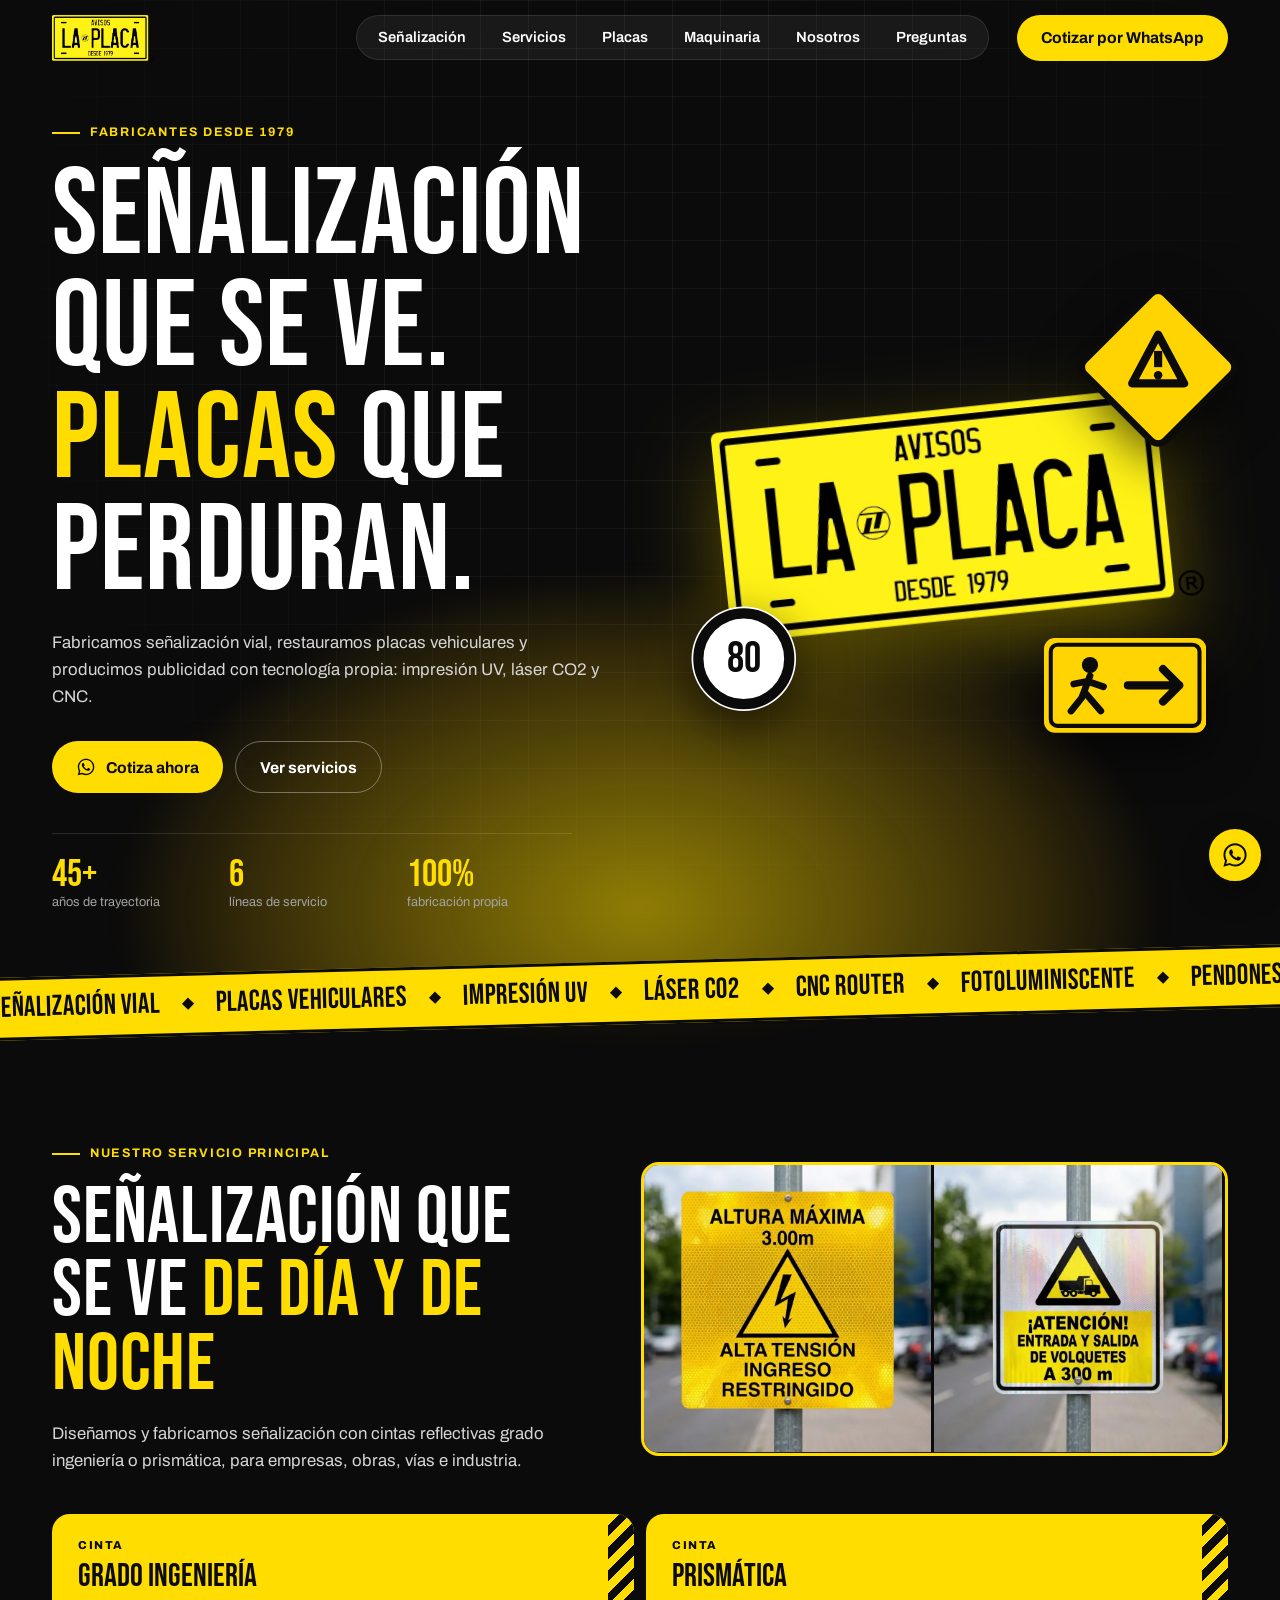
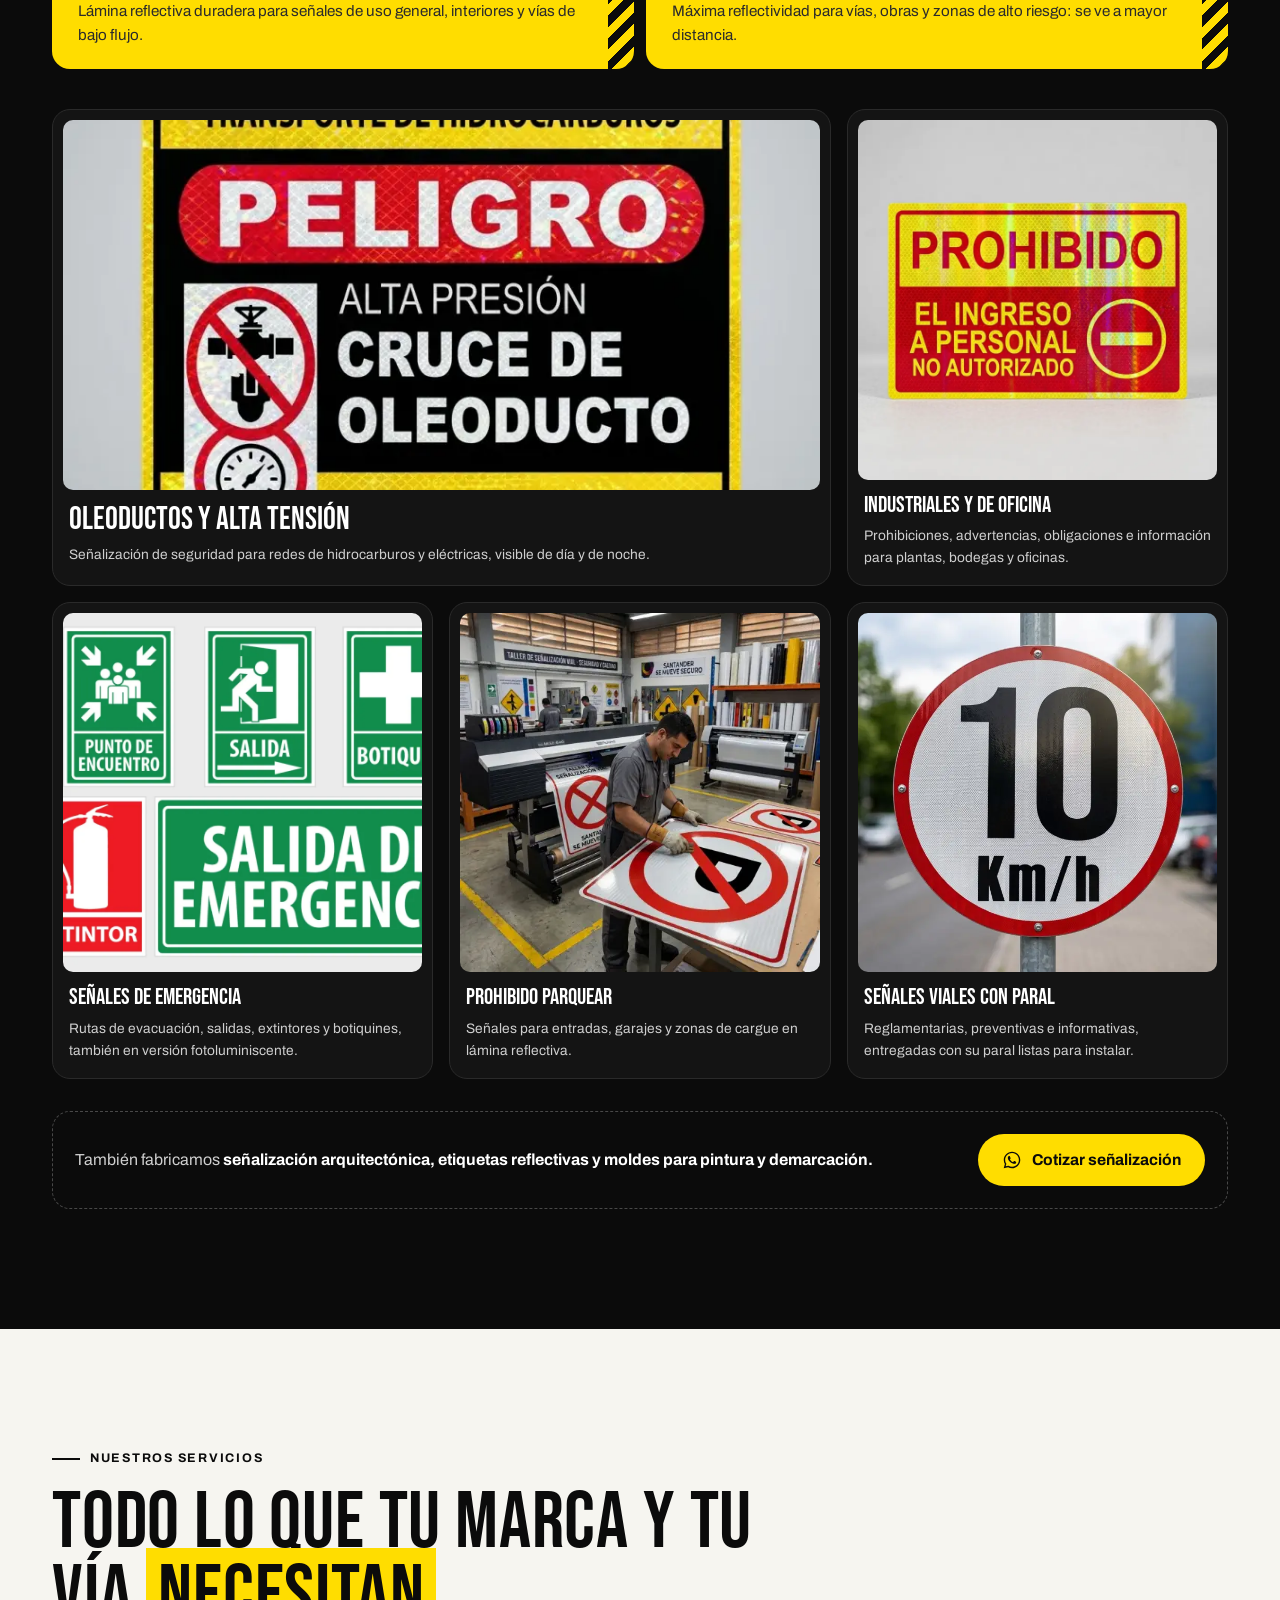
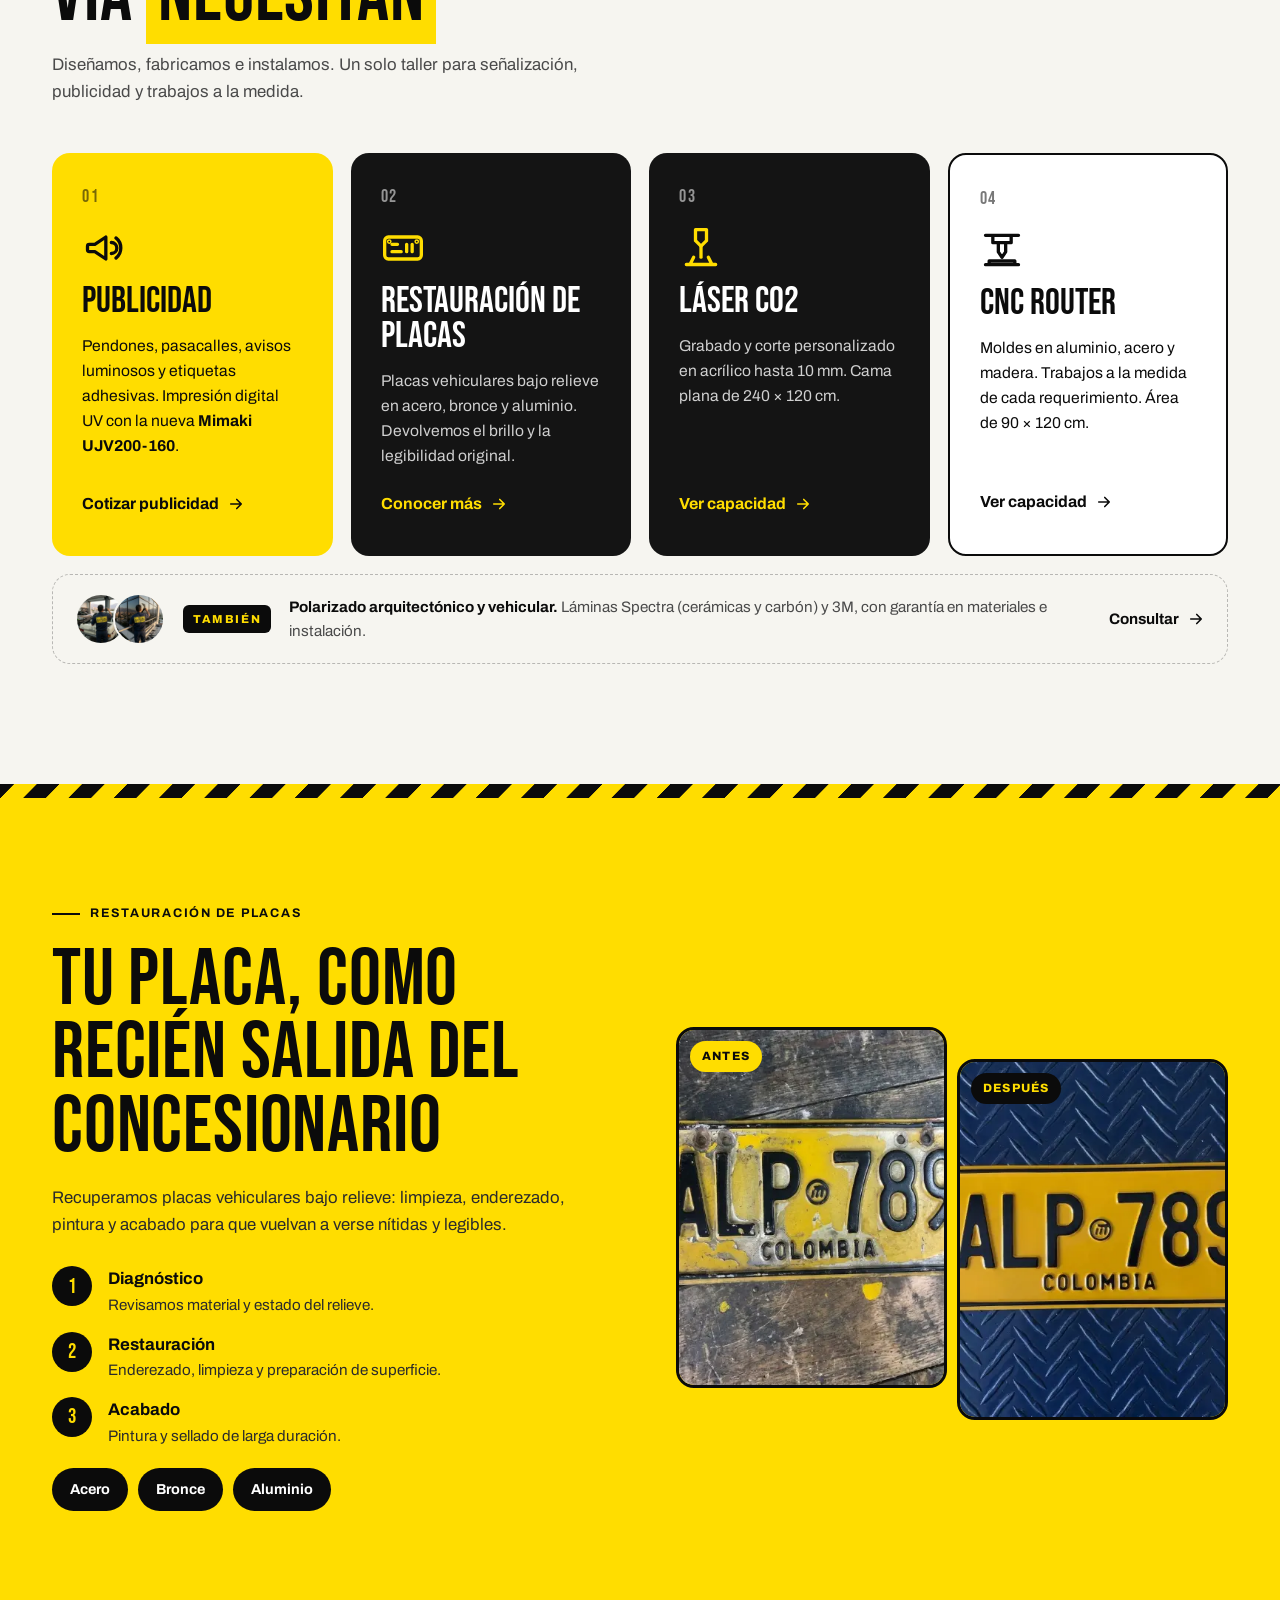
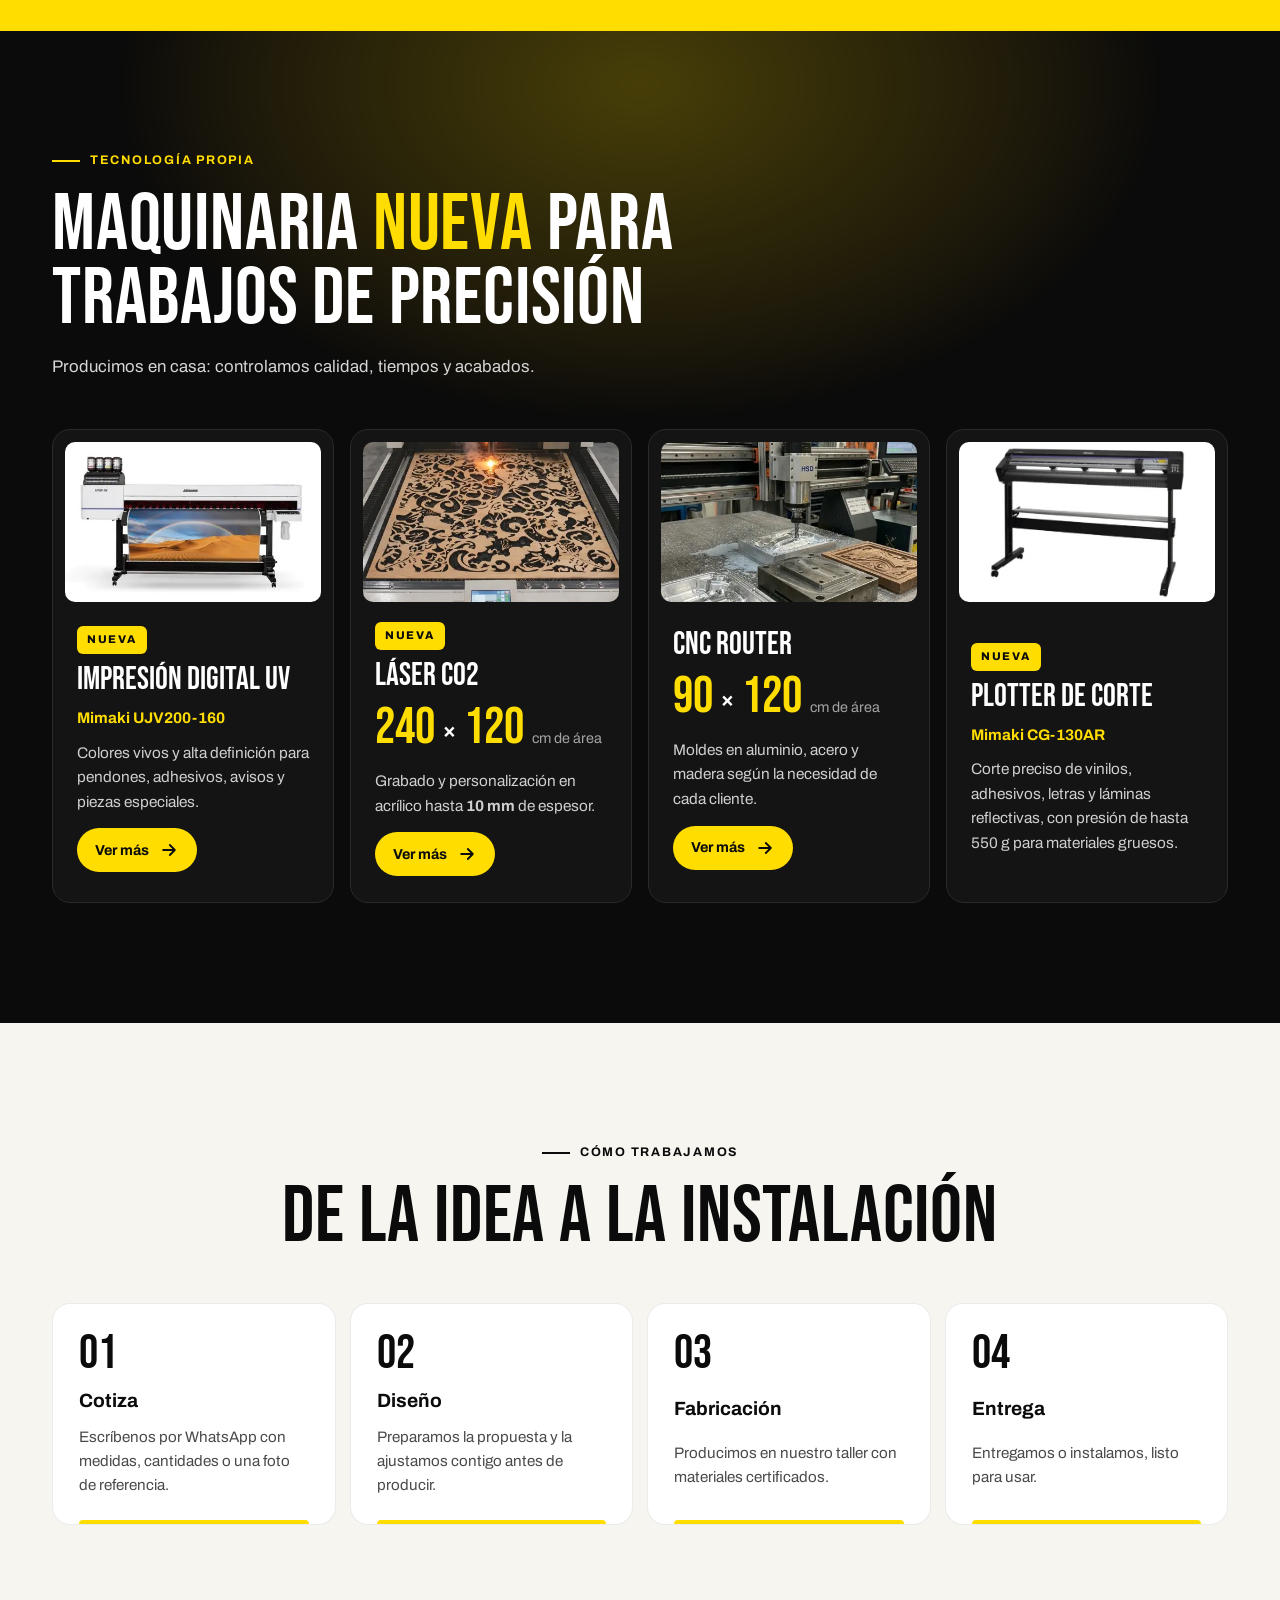
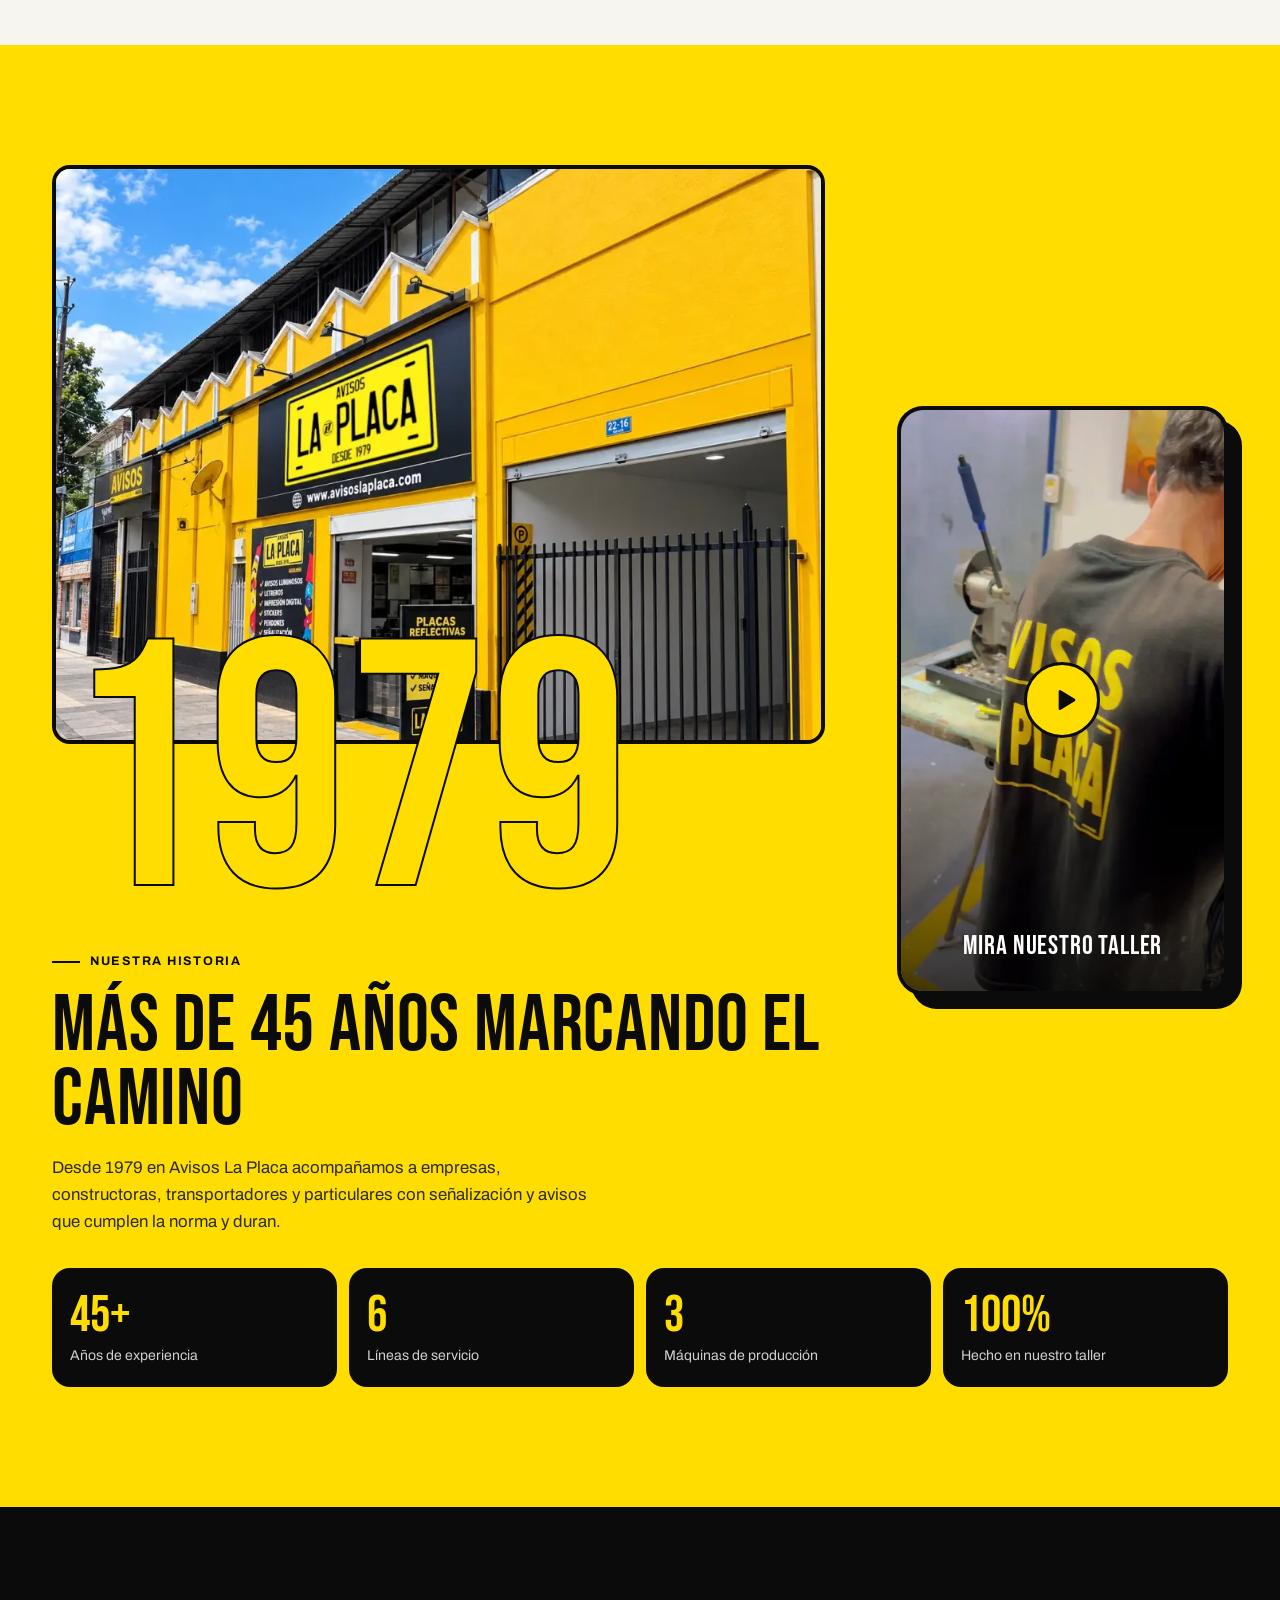
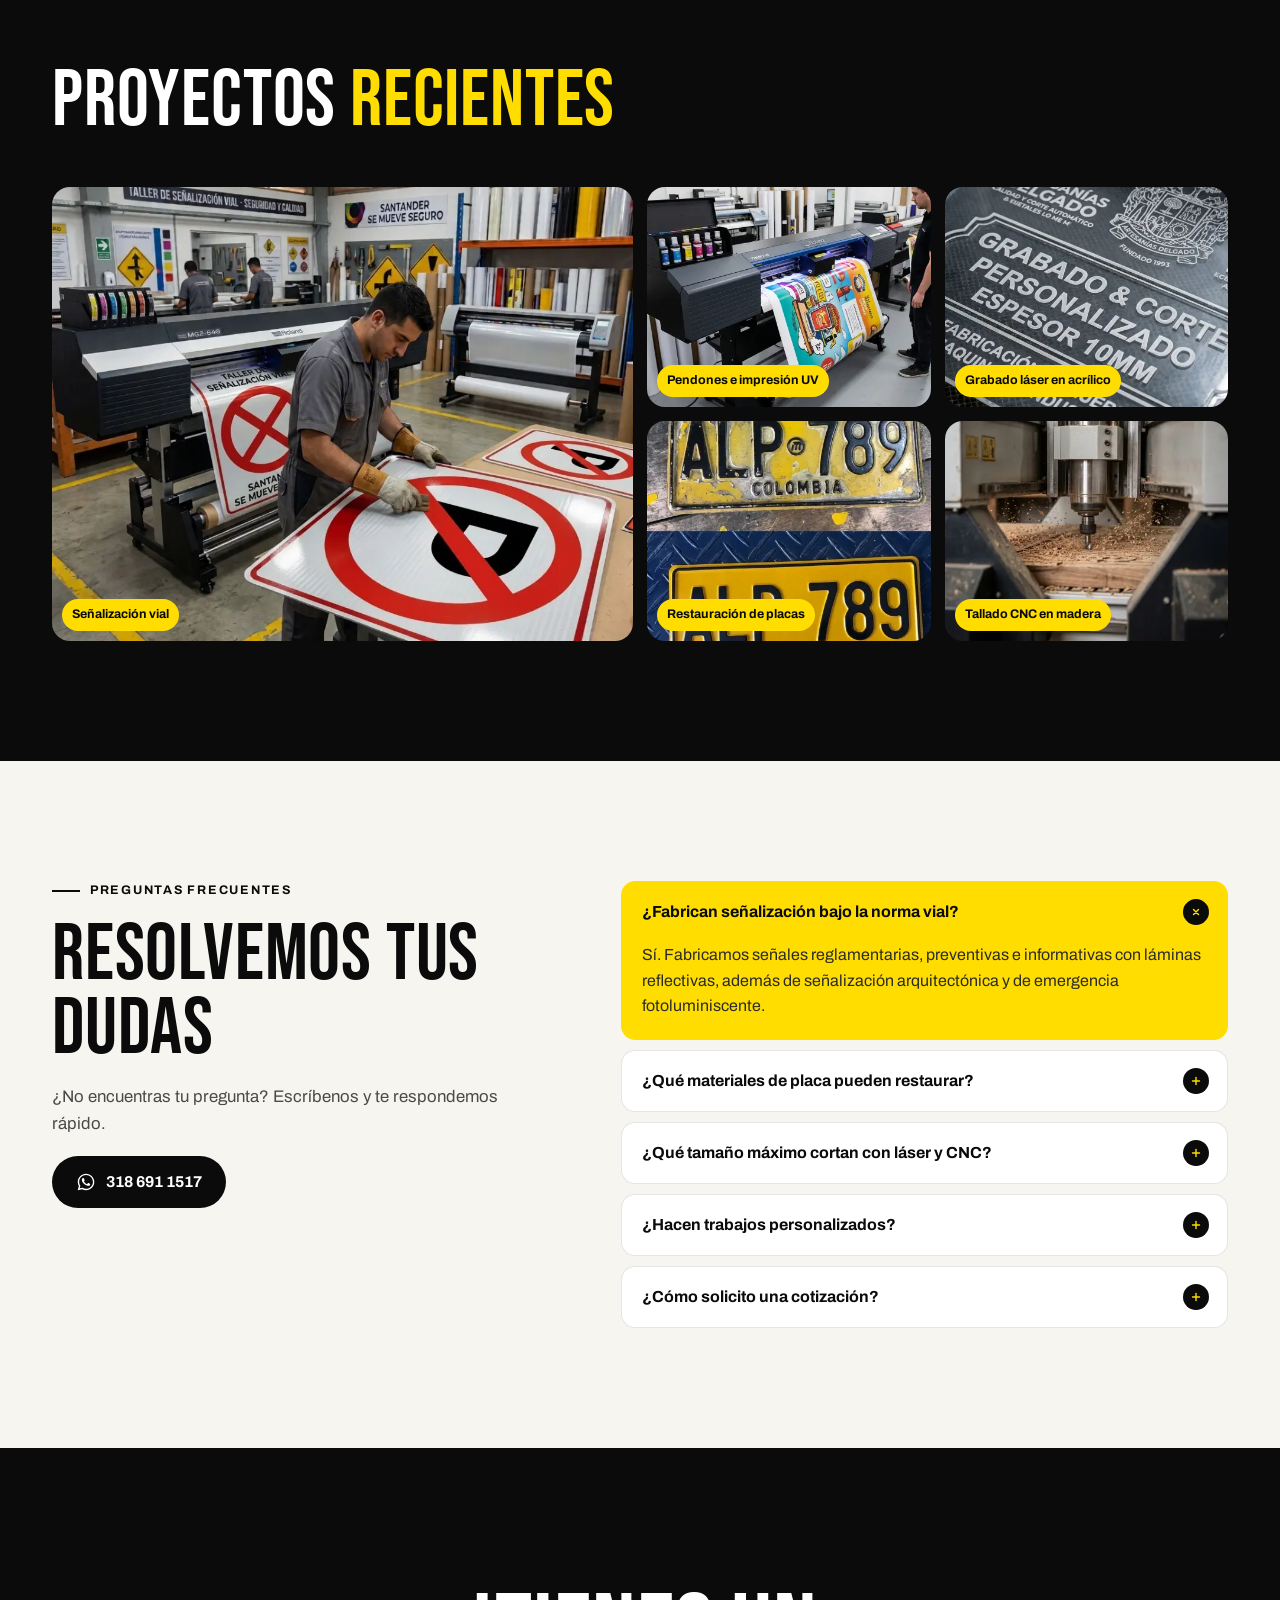
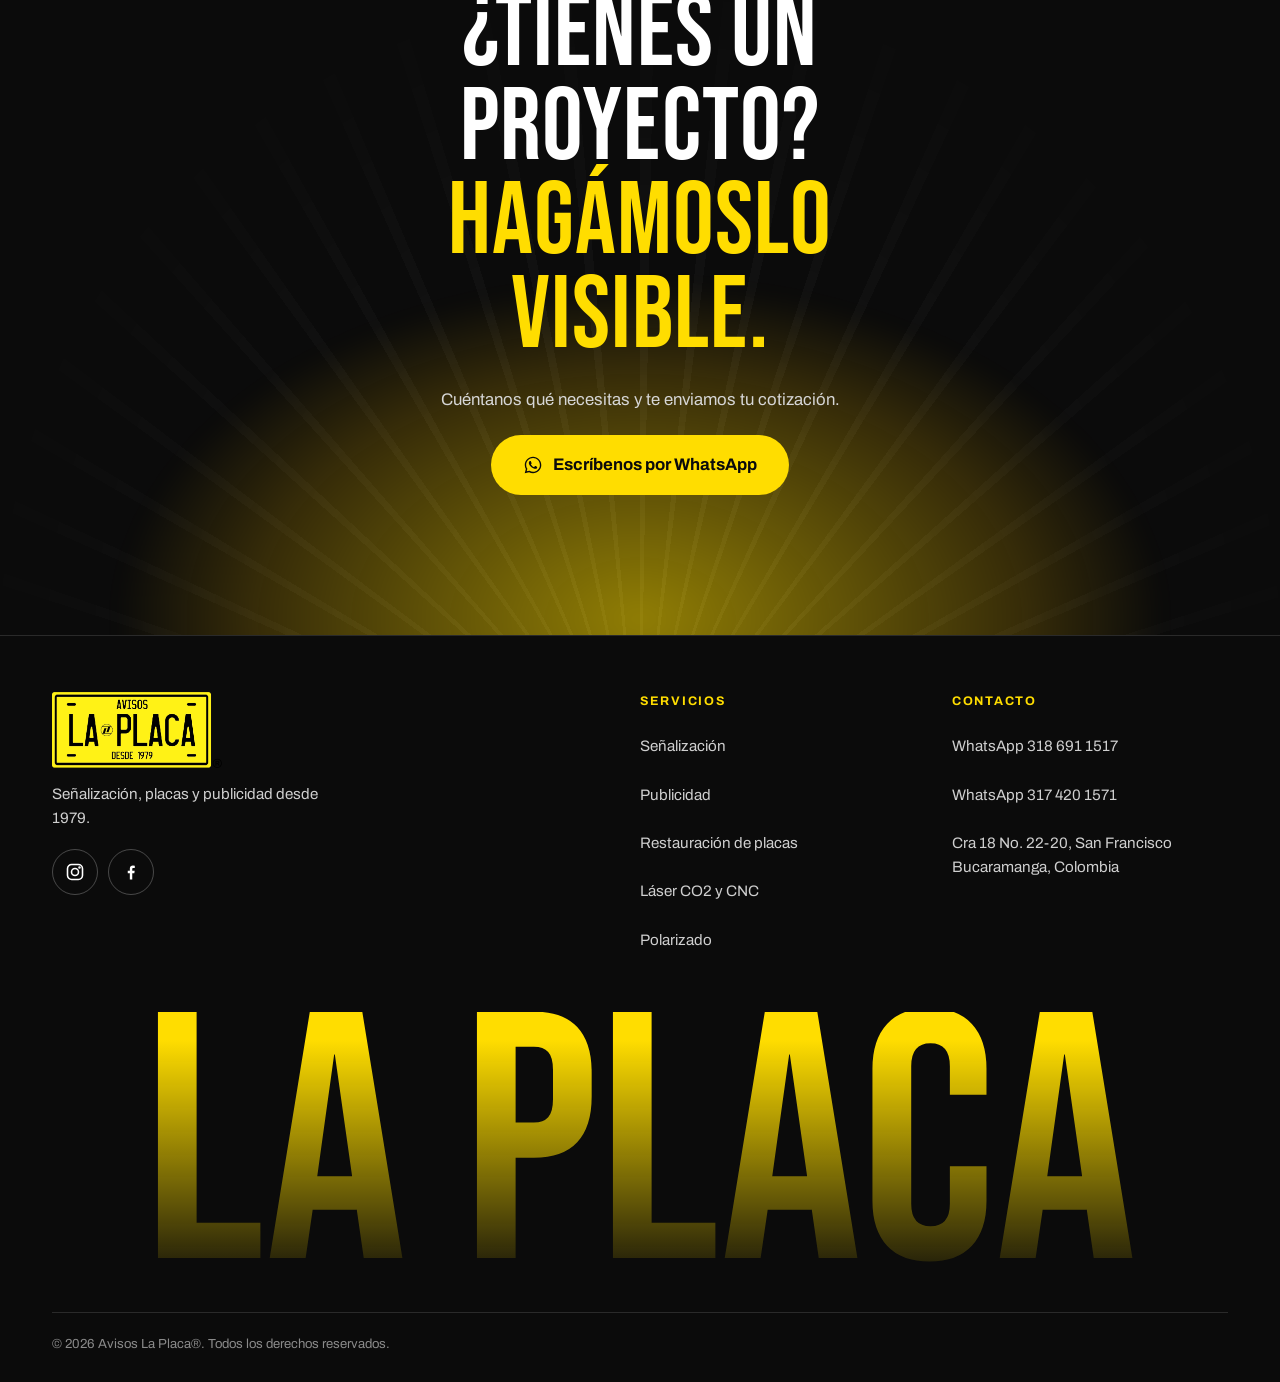
<file: index.html>
<!doctype html>
<html lang="es">
<head>
  <meta charset="utf-8">
  <meta name="viewport" content="width=device-width, initial-scale=1, viewport-fit=cover">
  <title>Avisos La Placa | Señalización vial, placas y publicidad desde 1979</title>
  <meta name="description" content="Avisos La Placa: fabricación de señalización vial, arquitectónica y fotoluminiscente, restauración de placas vehiculares, publicidad, impresión UV, corte láser CO2 y CNC. Desde 1979.">
  <meta name="theme-color" content="#0B0B0B">
  <meta property="og:title" content="Avisos La Placa — Desde 1979">
  <meta property="og:description" content="Señalización, placas vehiculares, publicidad, láser CO2 y CNC.">
  <meta property="og:image" content="assets/img/logo-la-placa.png">
  <link rel="icon" href="assets/img/logo-la-placa.png">

  <!-- Intro: se decide antes del primer render para evitar parpadeo -->
  <script>
    (function () {
      document.documentElement.classList.add('js');
      try {
        // móviles y tablets (vertical u horizontal), en cada carga
        var mobile = window.matchMedia('(max-width: 1023px), (pointer: coarse)').matches;
        if (mobile) document.documentElement.classList.add('has-intro');
      } catch (e) {}
    })();
  </script>

  <link rel="preconnect" href="https://fonts.googleapis.com">
  <link rel="preconnect" href="https://fonts.gstatic.com" crossorigin>
  <link href="https://fonts.googleapis.com/css2?family=Bebas+Neue&family=Archivo:wght@400;500;600;700;800&display=swap" rel="stylesheet">
  <link rel="preload" as="image" href="assets/img/logo-la-placa.webp" type="image/webp">
  <link rel="stylesheet" href="assets/css/styles.css?v=20261103">
  <script type="application/ld+json">
  {
    "@context": "https://schema.org",
    "@type": "LocalBusiness",
    "name": "Avisos La Placa",
    "foundingDate": "1979",
    "telephone": "+57 318 691 1517",
    "address": {
      "@type": "PostalAddress",
      "streetAddress": "Cra 18 No. 22-20, San Francisco",
      "addressLocality": "Bucaramanga",
      "addressRegion": "Santander",
      "addressCountry": "CO"
    },
    "sameAs": ["https://www.instagram.com/avisoslaplaca/", "https://www.facebook.com/avisoslaplaca1"]
  }
  </script>
</head>
<body>

  <!-- ===== Intro móvil (franjas + logo) ===== -->
  <div class="intro" id="intro" aria-hidden="true">
    <div class="intro__stripes">
      <span></span><span></span><span></span><span></span><span></span><span></span>
    </div>
    <div class="intro__logo">
      <picture>
        <source srcset="assets/img/logo-la-placa.webp" type="image/webp">
        <img src="assets/img/logo-la-placa.png" alt="" width="673" height="300">
      </picture>
    </div>
  </div>

  <a class="skip" href="#main">Saltar al contenido</a>

  <!-- ===== Header ===== -->
  <header class="header" id="header">
    <div class="container header__inner">
      <a href="#inicio" class="header__brand" aria-label="Avisos La Placa, inicio">
        <picture>
          <source srcset="assets/img/logo-la-placa.webp" type="image/webp">
          <img src="assets/img/logo-la-placa.png" alt="Avisos La Placa" width="673" height="300">
        </picture>
      </a>

      <nav class="nav" id="nav" aria-label="Principal">
        <ul class="nav__list">
          <li><a href="#senalizacion">Señalización</a></li>
          <li><a href="#servicios">Servicios</a></li>
          <li><a href="#placas">Placas</a></li>
          <li><a href="#maquinaria">Maquinaria</a></li>
          <li><a href="#nosotros">Nosotros</a></li>
          <li><a href="#faq">Preguntas</a></li>
        </ul>
        <a class="btn btn--yellow nav__cta" href="https://wa.me/573186911517?text=Hola%20Avisos%20La%20Placa%2C%20quiero%20una%20cotizaci%C3%B3n" target="_blank" rel="noopener">Cotizar por WhatsApp</a>
      </nav>

      <a class="btn btn--yellow btn--sm header__cta" href="https://wa.me/573186911517?text=Hola%20Avisos%20La%20Placa%2C%20quiero%20una%20cotizaci%C3%B3n" target="_blank" rel="noopener">Cotizar</a>

      <button class="burger" id="burger" aria-label="Abrir menú" aria-expanded="false" aria-controls="nav">
        <span></span><span></span>
      </button>
    </div>
  </header>

  <main id="main">

    <!-- ===== Hero (negro) ===== -->
    <section class="hero" id="inicio">
      <div class="hero__glow" aria-hidden="true"></div>
      <div class="hero__grid" aria-hidden="true"></div>

      <div class="container hero__inner">
        <div class="hero__copy">
          <p class="eyebrow" data-reveal><span class="dot"></span> Fabricantes desde 1979</p>
          <h1 class="display hero__title" data-split>
            Señalización que se ve.<br><span class="hl">Placas</span> que perduran.
          </h1>
          <p class="lead hero__lead" data-reveal>
            Fabricamos señalización vial, restauramos placas vehiculares y producimos publicidad con tecnología propia: impresión UV, láser CO2 y CNC.
          </p>
          <div class="hero__actions" data-reveal>
            <a class="btn btn--yellow" href="https://wa.me/573186911517?text=Hola%2C%20quiero%20cotizar%20un%20trabajo" target="_blank" rel="noopener">
              <svg class="ico" aria-hidden="true"><use href="#i-wa"/></svg> Cotiza ahora
            </a>
            <a class="btn btn--ghost" href="#servicios">Ver servicios</a>
          </div>
          <ul class="hero__trust" data-reveal>
            <li><strong data-count="45" data-suffix="+">45+</strong><span>años de trayectoria</span></li>
            <li><strong data-count="6">6</strong><span>líneas de servicio</span></li>
            <li><strong>100%</strong><span>fabricación propia</span></li>
          </ul>
        </div>

        <!-- Visual: placa + señales flotantes -->
        <div class="hero__visual" aria-hidden="true">
          <div class="plate">
            <img class="plate__logo" src="assets/img/logo-la-placa.webp" alt="" width="673" height="300">
            <div class="plate__glint"><div class="plate__shine"></div></div>
          </div>

          <svg class="sign sign--diamond" viewBox="0 0 100 100"><rect x="15" y="15" width="70" height="70" rx="6" transform="rotate(45 50 50)" fill="#FFD400" stroke="#0B0B0B" stroke-width="4"/><path d="M50 30 L66 60 H34 Z" fill="none" stroke="#0B0B0B" stroke-width="5" stroke-linejoin="round"/><rect x="47.5" y="40" width="5" height="10" fill="#0B0B0B"/><circle cx="50" cy="55" r="2.6" fill="#0B0B0B"/></svg>

          <svg class="sign sign--speed" viewBox="0 0 100 100"><circle cx="50" cy="50" r="46" fill="#fff"/><circle cx="50" cy="50" r="40" fill="none" stroke="#0B0B0B" stroke-width="9"/><text x="50" y="62" text-anchor="middle" font-family="Bebas Neue, sans-serif" font-size="38" fill="#0B0B0B">80</text></svg>

          <svg class="sign sign--exit" viewBox="0 0 120 70"><rect width="120" height="70" rx="8" fill="#FFD400"/><rect x="5" y="5" width="110" height="60" rx="5" fill="none" stroke="#0B0B0B" stroke-width="3"/><circle cx="34" cy="20" r="6" fill="#0B0B0B"/><path d="M34 28 L28 44 L20 54 M30 40 L42 54 M32 32 L44 36 M32 32 L22 34" stroke="#0B0B0B" stroke-width="5" stroke-linecap="round" fill="none"/><path d="M62 35 H100 M88 23 L100 35 L88 47" stroke="#0B0B0B" stroke-width="6" stroke-linecap="round" stroke-linejoin="round" fill="none"/></svg>
        </div>
      </div>
    </section>

    <!-- ===== Franja marquee (amarillo) ===== -->
    <div class="marquee" aria-hidden="true">
      <div class="marquee__track">
        <span>Señalización vial</span><b>◆</b><span>Placas vehiculares</span><b>◆</b><span>Impresión UV</span><b>◆</b><span>Láser CO2</span><b>◆</b><span>CNC Router</span><b>◆</b><span>Fotoluminiscente</span><b>◆</b><span>Pendones y pasacalles</span><b>◆</b>
        <span>Señalización vial</span><b>◆</b><span>Placas vehiculares</span><b>◆</b><span>Impresión UV</span><b>◆</b><span>Láser CO2</span><b>◆</b><span>CNC Router</span><b>◆</b><span>Fotoluminiscente</span><b>◆</b><span>Pendones y pasacalles</span><b>◆</b>
      </div>
    </div>

    <!-- ===== Señalización: servicio principal (negro) ===== -->
    <section class="section section--black senal" id="senalizacion">
      <div class="hero__glow hero__glow--sm" aria-hidden="true"></div>
      <div class="container">
        <div class="senal__intro">
          <div class="section__head">
            <p class="eyebrow" data-reveal>Nuestro servicio principal</p>
            <h2 class="display h2" data-split>Señalización que se ve <span class="hl">de día y de noche</span></h2>
            <p class="lead" data-reveal>Diseñamos y fabricamos señalización con cintas reflectivas grado ingeniería o prismática, para empresas, obras, vías e industria.</p>
          </div>
            <div class="signs signs--wide" data-slider aria-roledescription="carrusel" aria-label="Señales fabricadas por Avisos La Placa">
              <div class="signs__track">
                <figure class="signs__slide"><img src="assets/img/senal-1.webp" width="800" height="800" alt="Señal reflectiva amarilla de altura máxima 3.00 m y alta tensión, ingreso restringido" loading="lazy" decoding="async"></figure>
                <figure class="signs__slide"><img src="assets/img/senal-2.webp" width="800" height="800" alt="Señal preventiva de entrada y salida de volquetas a 300 m" loading="lazy" decoding="async"></figure>
                <figure class="signs__slide"><img src="assets/img/senal-3.webp" width="800" height="800" alt="Señal azul de cruce peatonal escolar" loading="lazy" decoding="async"></figure>
                <figure class="signs__slide"><img src="assets/img/senal-4.webp" width="800" height="691" alt="Señal naranja de inicio de obra" loading="lazy" decoding="async"></figure>
                <figure class="signs__slide"><img src="assets/img/senal-5.webp" width="800" height="800" alt="Señal naranja de trabajadores en la vía a 100 metros" loading="lazy" decoding="async"></figure>
                <figure class="signs__slide"><img src="assets/img/senal-6.webp" width="800" height="691" alt="Señal circular de velocidad máxima 10 km/h" loading="lazy" decoding="async"></figure>
                <figure class="signs__slide"><img src="assets/img/senal-alta-tension.webp" width="800" height="800" alt="Señal reflectiva de alta tensión, peligro de muerte" loading="lazy" decoding="async"></figure>
              </div>
            </div>
        </div>

        <ul class="tapes">
          <li data-reveal><span class="tapes__tag">Cinta</span><h3>Grado ingeniería</h3><p>Lámina reflectiva duradera para señales de uso general, interiores y vías de bajo flujo.</p></li>
          <li data-reveal><span class="tapes__tag">Cinta</span><h3>Prismática</h3><p>Máxima reflectividad para vías, obras y zonas de alto riesgo: se ve a mayor distancia.</p></li>
        </ul>

        <div class="sig-grid">
          <article class="sig-card sig-card--big" data-reveal>
            <figure class="sig-card__media"><img src="assets/img/senal-oleoducto.webp" width="800" height="800" alt="Señal reflectiva de peligro por cruce de oleoducto de alta presión" loading="lazy" decoding="async"></figure>
            <h3>Oleoductos y alta tensión</h3>
            <p>Señalización de seguridad para redes de hidrocarburos y eléctricas, visible de día y de noche.</p>
          </article>
          <article class="sig-card" data-reveal>
            <figure class="sig-card__media"><img src="assets/img/senal-prohibido-ingreso.webp" width="800" height="800" alt="Señal reflectiva de prohibido el ingreso a personal no autorizado" loading="lazy" decoding="async"></figure>
            <h3>Industriales y de oficina</h3>
            <p>Prohibiciones, advertencias, obligaciones e información para plantas, bodegas y oficinas.</p>
          </article>
          <article class="sig-card" data-reveal>
            <figure class="sig-card__media"><img src="assets/img/senal-emergencia.webp" width="800" height="800" alt="Señales de emergencia: punto de encuentro, salida, botiquín, extintor y salida de emergencia" loading="lazy" decoding="async"></figure>
            <h3>Señales de emergencia</h3>
            <p>Rutas de evacuación, salidas, extintores y botiquines, también en versión fotoluminiscente.</p>
          </article>
          <article class="sig-card" data-reveal>
            <figure class="sig-card__media"><img src="assets/img/taller-senalizacion-480.webp" width="480" height="480" alt="Operario fabricando una señal reflectiva de prohibido parquear" loading="lazy" decoding="async"></figure>
            <h3>Prohibido parquear</h3>
            <p>Señales para entradas, garajes y zonas de cargue en lámina reflectiva.</p>
          </article>
          <article class="sig-card" data-reveal>
            <figure class="sig-card__media"><img src="assets/img/senal-6.webp" width="800" height="691" alt="Señal vial circular de velocidad máxima 10 km/h instalada en su paral" loading="lazy" decoding="async"></figure>
            <h3>Señales viales con paral</h3>
            <p>Reglamentarias, preventivas e informativas, entregadas con su paral listas para instalar.</p>
          </article>
        </div>

        <div class="senal__foot" data-reveal>
          <p>También fabricamos <strong>señalización arquitectónica, etiquetas reflectivas y moldes para pintura y demarcación.</strong></p>
          <a class="btn btn--yellow" href="https://wa.me/573186911517?text=Hola%2C%20necesito%20cotizar%20se%C3%B1alizaci%C3%B3n" target="_blank" rel="noopener"><svg class="ico" aria-hidden="true"><use href="#i-wa"/></svg> Cotizar señalización</a>
        </div>
      </div>
    </section>

    <!-- ===== Servicios (blanco) ===== -->
    <section class="section section--white" id="servicios">
      <div class="container">
        <div class="section__head">
          <p class="eyebrow eyebrow--dark" data-reveal>Nuestros servicios</p>
          <h2 class="display h2" data-split>Todo lo que tu marca y tu vía <span class="hl-ink">necesitan</span></h2>
          <p class="lead lead--dark" data-reveal>Diseñamos, fabricamos e instalamos. Un solo taller para señalización, publicidad y trabajos a la medida.</p>
        </div>

        <div class="bento">
          <!-- 2 Publicidad -->
          <article class="card card--yellow" data-reveal>
            <span class="card__num">01</span>
            <svg class="card__icon" aria-hidden="true"><use href="#i-megaphone"/></svg>
            <h3 class="card__title">Publicidad</h3>
            <p>Pendones, pasacalles, avisos luminosos y etiquetas adhesivas. Impresión digital UV con la nueva <strong>Mimaki UJV200-160</strong>.</p>
            <a class="link link--ink" href="https://wa.me/573186911517?text=Hola%2C%20necesito%20cotizar%20publicidad" target="_blank" rel="noopener">Cotizar publicidad <svg class="ico" aria-hidden="true"><use href="#i-arrow"/></svg></a>
          </article>

          <!-- 3 Placas -->
          <article class="card card--black" data-reveal>
            <span class="card__num">02</span>
            <svg class="card__icon" aria-hidden="true"><use href="#i-plate"/></svg>
            <h3 class="card__title">Restauración de placas</h3>
            <p>Placas vehiculares bajo relieve en acero, bronce y aluminio. Devolvemos el brillo y la legibilidad original.</p>
            <a class="link" href="#placas">Conocer más <svg class="ico" aria-hidden="true"><use href="#i-arrow"/></svg></a>
          </article>

          <!-- 4 Láser -->
          <article class="card card--black" data-reveal>
            <span class="card__num">03</span>
            <svg class="card__icon" aria-hidden="true"><use href="#i-laser"/></svg>
            <h3 class="card__title">Láser CO2</h3>
            <p>Grabado y corte personalizado en acrílico hasta 10&nbsp;mm. Cama plana de 240&nbsp;×&nbsp;120&nbsp;cm.</p>
            <a class="link" href="#maquinaria">Ver capacidad <svg class="ico" aria-hidden="true"><use href="#i-arrow"/></svg></a>
          </article>

          <!-- 5 CNC -->
          <article class="card card--outline" data-reveal>
            <span class="card__num">04</span>
            <svg class="card__icon" aria-hidden="true"><use href="#i-cnc"/></svg>
            <h3 class="card__title">CNC Router</h3>
            <p>Moldes en aluminio, acero y madera. Trabajos a la medida de cada requerimiento. Área de 90&nbsp;×&nbsp;120&nbsp;cm.</p>
            <a class="link link--ink" href="#maquinaria">Ver capacidad <svg class="ico" aria-hidden="true"><use href="#i-arrow"/></svg></a>
          </article>
        </div>

        <!-- 6 Polarizado: discreto -->
        <div class="also" data-reveal>
          <div class="also__thumbs"><img src="assets/img/polarizado-vehicular-960.webp" srcset="assets/img/polarizado-vehicular-480.webp 480w, assets/img/polarizado-vehicular-960.webp 960w" sizes="64px" width="960" height="960" alt="Técnico de Avisos La Placa instalando polarizado en un vehículo" loading="lazy" decoding="async"><img src="assets/img/polarizado-arquitectonico-960.webp" srcset="assets/img/polarizado-arquitectonico-480.webp 480w, assets/img/polarizado-arquitectonico-960.webp 960w" sizes="64px" width="960" height="960" alt="Técnico de Avisos La Placa instalando polarizado en los ventanales de un edificio" loading="lazy" decoding="async"></div>
          <span class="also__label">También</span>
          <p><strong>Polarizado arquitectónico y vehicular.</strong> Láminas Spectra (cerámicas y carbón) y 3M, con garantía en materiales e instalación.</p>
          <a class="link link--ink" href="https://wa.me/573186911517?text=Hola%2C%20quiero%20informaci%C3%B3n%20sobre%20polarizado" target="_blank" rel="noopener">Consultar <svg class="ico" aria-hidden="true"><use href="#i-arrow"/></svg></a>
        </div>
      </div>
    </section>

    <!-- ===== Placas (amarillo) ===== -->
    <section class="section section--yellow" id="placas">
      <div class="hazard hazard--top" aria-hidden="true"></div>
      <div class="container split">
        <div class="split__copy">
          <p class="eyebrow eyebrow--dark" data-reveal>Restauración de placas</p>
          <h2 class="display h2" data-split>Tu placa, como recién salida del concesionario</h2>
          <p class="lead lead--dark" data-reveal>Recuperamos placas vehiculares bajo relieve: limpieza, enderezado, pintura y acabado para que vuelvan a verse nítidas y legibles.</p>

          <ol class="steps" data-reveal>
            <li><span>1</span><div><strong>Diagnóstico</strong><p>Revisamos material y estado del relieve.</p></div></li>
            <li><span>2</span><div><strong>Restauración</strong><p>Enderezado, limpieza y preparación de superficie.</p></div></li>
            <li><span>3</span><div><strong>Acabado</strong><p>Pintura y sellado de larga duración.</p></div></li>
          </ol>

          <div class="chips" data-reveal>
            <span class="chip">Acero</span><span class="chip">Bronce</span><span class="chip">Aluminio</span>
          </div>
        </div>

        <div class="split__media" data-reveal>
          <div class="ba">
            <figure class="ba__img"><img src="assets/img/placa-antes-960.webp" srcset="assets/img/placa-antes-480.webp 480w, assets/img/placa-antes-960.webp 960w" sizes="(min-width: 1024px) 280px, 50vw" width="960" height="960" alt="Placa vehicular ALP 789 deteriorada, con pintura desprendida y óxido, antes de la restauración" loading="lazy" decoding="async"></figure>
            <figure class="ba__img"><img src="assets/img/placa-despues-960.webp" srcset="assets/img/placa-despues-480.webp 480w, assets/img/placa-despues-960.webp 960w" sizes="(min-width: 1024px) 280px, 50vw" width="960" height="960" alt="La misma placa ALP 789 restaurada, con amarillo uniforme y relieve negro nítido" loading="lazy" decoding="async"></figure>
            <span class="ba__tag ba__tag--a">Antes</span>
            <span class="ba__tag ba__tag--b">Después</span>
          </div>
        </div>
      </div>
    </section>

    <!-- ===== Maquinaria (negro) ===== -->
    <section class="section section--black" id="maquinaria">
      <div class="hero__glow hero__glow--sm" aria-hidden="true"></div>
      <div class="container">
        <div class="section__head">
          <p class="eyebrow" data-reveal>Tecnología propia</p>
          <h2 class="display h2" data-split>Maquinaria <span class="hl">nueva</span> para trabajos de precisión</h2>
          <p class="lead" data-reveal>Producimos en casa: controlamos calidad, tiempos y acabados.</p>
        </div>

        <div class="machines">
          <article class="machine" data-reveal>
            <div class="machine__media"><img src="assets/img/mimaki-ujv200.webp" sizes="(min-width: 768px) 33vw, 100vw" width="480" height="300" alt="Impresora UV de rollo a rollo Mimaki UJV200-160" loading="lazy" decoding="async"></div>
            <div class="machine__body">
              <span class="badge">Nueva</span>
              <h3>Impresión digital UV</h3>
              <p class="machine__model">Mimaki UJV200-160</p>
              <p>Colores vivos y alta definición para pendones, adhesivos, avisos y piezas especiales.</p>
              <a class="btn btn--yellow btn--sm machine__more" href="impresion-uv.html">Ver más <svg class="ico" aria-hidden="true"><use href="#i-arrow"/></svg></a>
            </div>
          </article>

          <article class="machine" data-reveal>
            <div class="machine__media"><img src="assets/img/laser-co2-cama-960.webp" srcset="assets/img/laser-co2-cama-480.webp 480w, assets/img/laser-co2-cama-960.webp 960w" sizes="(min-width: 768px) 33vw, 100vw" width="960" height="960" alt="Máquina láser CO2 de cama plana cortando un panel de madera con diseño ornamental" loading="lazy" decoding="async"></div>
            <div class="machine__body">
              <span class="badge">Nueva</span>
              <h3>Láser CO2</h3>
              <div class="spec"><strong data-count="240">240</strong><span>×</span><strong data-count="120">120</strong><em>cm de área</em></div>
              <p>Grabado y personalización en acrílico hasta <strong>10 mm</strong> de espesor.</p>
              <a class="btn btn--yellow btn--sm machine__more" href="laser-co2.html">Ver más <svg class="ico" aria-hidden="true"><use href="#i-arrow"/></svg></a>
            </div>
          </article>

          <article class="machine" data-reveal>
            <div class="machine__media"><img src="assets/img/cnc-moldes-960.webp" srcset="assets/img/cnc-moldes-480.webp 480w, assets/img/cnc-moldes-960.webp 960w" sizes="(min-width: 768px) 33vw, 100vw" width="960" height="960" alt="CNC Router mecanizando moldes de aluminio, con piezas en acero y madera tallada sobre la cama" loading="lazy" decoding="async"></div>
            <div class="machine__body">
              <h3>CNC Router</h3>
              <div class="spec"><strong data-count="90">90</strong><span>×</span><strong data-count="120">120</strong><em>cm de área</em></div>
              <p>Moldes en aluminio, acero y madera según la necesidad de cada cliente.</p>
              <a class="btn btn--yellow btn--sm machine__more" href="cnc-router.html">Ver más <svg class="ico" aria-hidden="true"><use href="#i-arrow"/></svg></a>
            </div>
          </article>

          <article class="machine" data-reveal>
            <div class="machine__media"><img src="assets/img/plotter-mimaki-cg130ar.webp" sizes="(min-width: 768px) 25vw, 100vw" width="632" height="395" alt="Plotter de corte Mimaki CG-130AR sobre su base" loading="lazy" decoding="async"></div>
            <div class="machine__body">
              <span class="badge">Nueva</span>
              <h3>Plotter de corte</h3>
              <p class="machine__model">Mimaki CG-130AR</p>
              <p>Corte preciso de vinilos, adhesivos, letras y láminas reflectivas, con presión de hasta 550&nbsp;g para materiales gruesos.</p>
            </div>
          </article>
        </div>
      </div>
    </section>

    <!-- ===== Proceso (blanco) ===== -->
    <section class="section section--white">
      <div class="container">
        <div class="section__head section__head--center">
          <p class="eyebrow eyebrow--dark" data-reveal>Cómo trabajamos</p>
          <h2 class="display h2" data-split>De la idea a la instalación</h2>
        </div>
        <ol class="process">
          <li data-reveal><span class="process__n">01</span><h3>Cotiza</h3><p>Escríbenos por WhatsApp con medidas, cantidades o una foto de referencia.</p></li>
          <li data-reveal><span class="process__n">02</span><h3>Diseño</h3><p>Preparamos la propuesta y la ajustamos contigo antes de producir.</p></li>
          <li data-reveal><span class="process__n">03</span><h3>Fabricación</h3><p>Producimos en nuestro taller con materiales certificados.</p></li>
          <li data-reveal><span class="process__n">04</span><h3>Entrega</h3><p>Entregamos o instalamos, listo para usar.</p></li>
        </ol>
      </div>
    </section>

    <!-- ===== Nosotros / trayectoria (amarillo) ===== -->
    <section class="section section--yellow" id="nosotros">
      <div class="container about">
        <div class="about__main">
        <div class="about__photo" data-reveal>
          <img src="assets/img/fachada-960.webp" srcset="assets/img/fachada-480.webp 480w, assets/img/fachada-960.webp 960w" sizes="(min-width: 1024px) 60vw, 100vw" width="960" height="960" alt="Fachada amarilla de Avisos La Placa en Bucaramanga, con el aviso del logo y la entrada al local" loading="lazy" decoding="async">
          <div class="about__year" aria-hidden="true">1979</div>
        </div>
        <div class="about__copy">
          <p class="eyebrow eyebrow--dark" data-reveal>Nuestra historia</p>
          <h2 class="display h2" data-split>Más de 45 años marcando el camino</h2>
          <p class="lead lead--dark" data-reveal>Desde 1979 en Avisos La Placa acompañamos a empresas, constructoras, transportadores y particulares con señalización y avisos que cumplen la norma y duran.</p>
        </div>
        </div>

        <div class="about__video" data-reveal>
          <button class="yt" type="button" data-yt="4f-LgWw_Un8" aria-label="Reproducir video de Avisos La Placa">
            <img src="assets/img/video-poster.webp" width="540" height="960" alt="" loading="lazy" decoding="async">
            <span class="yt__play" aria-hidden="true"><svg><use href="#i-play"/></svg></span>
            <span class="yt__label">Mira nuestro taller</span>
          </button>
        </div>
        <ul class="stats">
          <li data-reveal><strong data-count="45" data-suffix="+">45+</strong><span>Años de experiencia</span></li>
          <li data-reveal><strong data-count="6">6</strong><span>Líneas de servicio</span></li>
          <li data-reveal><strong data-count="3">3</strong><span>Máquinas de producción</span></li>
          <li data-reveal><strong>100%</strong><span>Hecho en nuestro taller</span></li>
        </ul>
      </div>
    </section>

    <!-- ===== Galería (negro) ===== -->
    <section class="section section--black">
      <div class="container">
        <div class="section__head">
          <p class="eyebrow" data-reveal>Trabajos</p>
          <h2 class="display h2" data-split>Proyectos <span class="hl">recientes</span></h2>
        </div>
        <div class="gallery">
          <figure class="gallery__item gallery__item--tall" data-reveal><img src="assets/img/taller-senalizacion-960.webp" srcset="assets/img/taller-senalizacion-480.webp 480w, assets/img/taller-senalizacion-960.webp 960w" sizes="(min-width: 768px) 50vw, 100vw" width="960" height="960" alt="Operario aplicando lámina reflectiva a una señal de prohibido parquear en el taller de señalización vial" loading="lazy" decoding="async"><figcaption>Señalización vial</figcaption></figure>
          <figure class="gallery__item" data-reveal><img src="assets/img/impresion-pendones-960.webp" srcset="assets/img/impresion-pendones-480.webp 480w, assets/img/impresion-pendones-960.webp 960w" sizes="(min-width: 768px) 25vw, 50vw" width="960" height="960" alt="Impresión digital de un pendón publicitario a todo color" loading="lazy" decoding="async"><figcaption>Pendones e impresión UV</figcaption></figure>
          <figure class="gallery__item" data-reveal><img src="assets/img/grabado-acrilico-960.webp" srcset="assets/img/grabado-acrilico-480.webp 480w, assets/img/grabado-acrilico-960.webp 960w" sizes="(min-width: 768px) 25vw, 50vw" width="960" height="960" alt="Placa de acrílico de 10 mm con logotipo y textos grabados con láser" loading="lazy" decoding="async"><figcaption>Grabado láser en acrílico</figcaption></figure>
          <figure class="gallery__item" data-reveal><img src="assets/img/placa-antes-despues-960.webp" srcset="assets/img/placa-antes-despues-480.webp 480w, assets/img/placa-antes-despues-960.webp 960w" sizes="(min-width: 768px) 25vw, 50vw" width="960" height="930" alt="Comparación de una placa vehicular antes y después de la restauración" loading="lazy" decoding="async"><figcaption>Restauración de placas</figcaption></figure>
          <figure class="gallery__item" data-reveal><img src="assets/img/cnc-madera-960.webp" srcset="assets/img/cnc-madera-480.webp 480w, assets/img/cnc-madera-960.webp 960w" sizes="(min-width: 768px) 25vw, 50vw" width="960" height="960" alt="Fresa del CNC Router tallando una pieza de madera" loading="lazy" decoding="async"><figcaption>Tallado CNC en madera</figcaption></figure>
        </div>
      </div>
    </section>

    <!-- ===== FAQ (blanco) ===== -->
    <section class="section section--white" id="faq">
      <div class="container faq">
        <div class="faq__head">
          <p class="eyebrow eyebrow--dark" data-reveal>Preguntas frecuentes</p>
          <h2 class="display h2" data-split>Resolvemos tus dudas</h2>
          <p class="lead lead--dark" data-reveal>¿No encuentras tu pregunta? Escríbenos y te respondemos rápido.</p>
          <a class="btn btn--black" href="https://wa.me/573186911517" target="_blank" rel="noopener" data-reveal><svg class="ico" aria-hidden="true"><use href="#i-wa"/></svg> 318 691 1517</a>
        </div>
        <div class="faq__list">
          <details class="qa" data-reveal open>
            <summary>¿Fabrican señalización bajo la norma vial?</summary>
            <p>Sí. Fabricamos señales reglamentarias, preventivas e informativas con láminas reflectivas, además de señalización arquitectónica y de emergencia fotoluminiscente.</p>
          </details>
          <details class="qa" data-reveal>
            <summary>¿Qué materiales de placa pueden restaurar?</summary>
            <p>Restauramos placas vehiculares bajo relieve en acero, bronce y aluminio.</p>
          </details>
          <details class="qa" data-reveal>
            <summary>¿Qué tamaño máximo cortan con láser y CNC?</summary>
            <p>El láser CO2 trabaja en un área de 240 × 120 cm (acrílico hasta 10 mm). El CNC Router trabaja en 90 × 120 cm en aluminio, acero y madera.</p>
          </details>
          <details class="qa" data-reveal>
            <summary>¿Hacen trabajos personalizados?</summary>
            <p>Sí. Moldes, grabados, avisos y piezas especiales se diseñan según tu requerimiento. Envíanos medidas o una referencia.</p>
          </details>
          <details class="qa" data-reveal>
            <summary>¿Cómo solicito una cotización?</summary>
            <p>Escríbenos por WhatsApp al 318 691 1517 con el tipo de trabajo, medidas y cantidades.</p>
          </details>
        </div>
      </div>
    </section>

    <!-- ===== CTA final (negro) ===== -->
    <section class="cta">
      <div class="hero__glow hero__glow--bottom" aria-hidden="true"></div>
      <div class="container cta__inner">
        <h2 class="display cta__title" data-split>¿Tienes un proyecto? <span class="hl">Hagámoslo visible.</span></h2>
        <p class="lead" data-reveal>Cuéntanos qué necesitas y te enviamos tu cotización.</p>
        <a class="btn btn--yellow btn--lg" href="https://wa.me/573186911517?text=Hola%20Avisos%20La%20Placa%2C%20tengo%20un%20proyecto" target="_blank" rel="noopener" data-reveal>
          <svg class="ico" aria-hidden="true"><use href="#i-wa"/></svg> Escríbenos por WhatsApp
        </a>
      </div>
    </section>
  </main>

  <!-- ===== Footer ===== -->
  <footer class="footer">
    <div class="container">
      <div class="footer__top">
        <div class="footer__brand">
          <picture>
            <source srcset="assets/img/logo-la-placa.webp" type="image/webp">
            <img src="assets/img/logo-la-placa.png" alt="Avisos La Placa" width="673" height="300" loading="lazy">
          </picture>
          <p>Señalización, placas y publicidad desde 1979.</p>
          <ul class="social">
            <li><a href="https://www.instagram.com/avisoslaplaca/" target="_blank" rel="noopener" aria-label="Instagram de Avisos La Placa"><svg aria-hidden="true"><use href="#i-ig"/></svg></a></li>
            <li><a href="https://www.facebook.com/avisoslaplaca1" target="_blank" rel="noopener" aria-label="Facebook de Avisos La Placa"><svg aria-hidden="true"><use href="#i-fb"/></svg></a></li>
          </ul>
        </div>
        <div class="footer__col">
          <h3>Servicios</h3>
          <ul>
            <li><a href="#servicios">Señalización</a></li>
            <li><a href="#servicios">Publicidad</a></li>
            <li><a href="#placas">Restauración de placas</a></li>
            <li><a href="#maquinaria">Láser CO2 y CNC</a></li>
            <li><a href="#servicios">Polarizado</a></li>
          </ul>
        </div>
        <div class="footer__col">
          <h3>Contacto</h3>
          <ul>
            <li><a href="https://wa.me/573186911517" target="_blank" rel="noopener">WhatsApp 318 691 1517</a></li>
            <li><a href="https://wa.me/573174201571" target="_blank" rel="noopener">WhatsApp 317 420 1571</a></li>
            <li><a href="https://www.google.com/maps/search/?api=1&amp;query=Cra+18+%2322-20+San+Francisco+Bucaramanga+Colombia" target="_blank" rel="noopener">Cra 18 No. 22-20, San Francisco<br>Bucaramanga, Colombia</a></li>
          </ul>
        </div>
      </div>
      <div class="footer__word" aria-hidden="true">LA PLACA</div>
      <div class="footer__bottom">
        <p>© <span id="year">2026</span> Avisos La Placa®. Todos los derechos reservados.</p>
      </div>
    </div>
  </footer>

  <!-- WhatsApp flotante -->
  <a class="wa-float" href="https://wa.me/573186911517?text=Hola%20Avisos%20La%20Placa" target="_blank" rel="noopener" aria-label="Escríbenos por WhatsApp">
    <svg aria-hidden="true"><use href="#i-wa"/></svg>
  </a>

  <!-- ===== Íconos SVG ===== -->
  <svg width="0" height="0" style="position:absolute" aria-hidden="true">
    <symbol id="i-wa" viewBox="0 0 24 24"><path fill="currentColor" d="M12.04 2C6.58 2 2.13 6.45 2.13 11.91c0 1.75.46 3.45 1.32 4.95L2.05 22l5.25-1.38a9.9 9.9 0 0 0 4.74 1.21c5.46 0 9.91-4.45 9.91-9.91C21.95 6.45 17.5 2 12.04 2Zm0 18.15c-1.48 0-2.93-.4-4.2-1.15l-.3-.18-3.12.82.83-3.04-.2-.31a8.2 8.2 0 0 1-1.26-4.38c0-4.54 3.7-8.24 8.24-8.24 4.54 0 8.24 3.7 8.24 8.24 0 4.55-3.7 8.24-8.23 8.24Zm4.52-6.16c-.25-.12-1.47-.72-1.69-.81-.23-.08-.39-.12-.56.13-.16.25-.64.81-.79.97-.14.17-.29.19-.54.06-.25-.12-1.05-.39-1.99-1.23-.74-.66-1.23-1.47-1.38-1.72-.14-.25-.02-.38.11-.51.11-.11.25-.29.37-.43.13-.15.17-.25.25-.42.08-.17.04-.31-.02-.43-.06-.12-.56-1.34-.76-1.84-.2-.48-.41-.42-.56-.43h-.48c-.17 0-.43.06-.66.31-.22.25-.86.85-.86 2.07 0 1.22.89 2.4 1.01 2.56.12.17 1.75 2.67 4.23 3.74.59.26 1.05.41 1.41.52.59.19 1.13.16 1.56.1.48-.07 1.47-.6 1.67-1.18.21-.58.21-1.07.14-1.18-.06-.1-.22-.16-.47-.29Z"/></symbol>
    <symbol id="i-arrow" viewBox="0 0 24 24"><path fill="none" stroke="currentColor" stroke-width="2.2" stroke-linecap="round" stroke-linejoin="round" d="M5 12h14M13 6l6 6-6 6"/></symbol>
    <symbol id="i-megaphone" viewBox="0 0 24 24"><g fill="none" stroke="currentColor" stroke-width="1.8" stroke-linecap="round" stroke-linejoin="round"><path d="M3 11v2a1 1 0 0 0 1 1h3l6 4V6L7 10H4a1 1 0 0 0-1 1Z"/><path d="M16 9a3 3 0 0 1 0 6M18.5 6.5a7 7 0 0 1 0 11"/></g></symbol>
    <symbol id="i-plate" viewBox="0 0 24 24"><g fill="none" stroke="currentColor" stroke-width="1.8" stroke-linecap="round"><rect x="2" y="6" width="20" height="12" rx="2"/><path d="M6 10h3M6 14h5M14 10v4M17 10v4"/><circle cx="4.5" cy="8.5" r=".4"/><circle cx="19.5" cy="8.5" r=".4"/></g></symbol>
    <symbol id="i-laser" viewBox="0 0 24 24"><g fill="none" stroke="currentColor" stroke-width="1.8" stroke-linecap="round" stroke-linejoin="round"><path d="M9 2h6v6l-3 3-3-3Z"/><path d="M12 11v6"/><path d="M4 21h16M8 17l-2 4M16 17l2 4"/></g></symbol>
    <symbol id="i-cnc" viewBox="0 0 24 24"><g fill="none" stroke="currentColor" stroke-width="1.8" stroke-linecap="round" stroke-linejoin="round"><path d="M3 4h18M7 4v4h10V4M10 8v5l2 3 2-3V8"/><path d="M3 20h18M5 20v-2h14v2"/></g></symbol>
    <symbol id="i-play" viewBox="0 0 24 24"><path fill="currentColor" d="M8 5.5v13a1 1 0 0 0 1.5.86l10.5-6.5a1 1 0 0 0 0-1.72L9.5 4.64A1 1 0 0 0 8 5.5Z"/></symbol>
    <symbol id="i-ig" viewBox="0 0 24 24"><g fill="none" stroke="currentColor" stroke-width="1.9"><rect x="3" y="3" width="18" height="18" rx="5"/><circle cx="12" cy="12" r="4.2"/><circle cx="17.4" cy="6.6" r=".6" fill="currentColor"/></g></symbol>
    <symbol id="i-fb" viewBox="0 0 24 24"><path fill="currentColor" d="M13.5 21v-7.5h2.5l.4-3h-2.9V8.6c0-.87.25-1.46 1.5-1.46h1.55V4.47A20.6 20.6 0 0 0 14.3 4.3c-2.2 0-3.7 1.34-3.7 3.8v2.4H8.1v3h2.5V21h2.9Z"/></symbol>
  </svg>

  <script src="assets/js/main.js?v=20261103" defer></script>
</body>
</html>
</file>
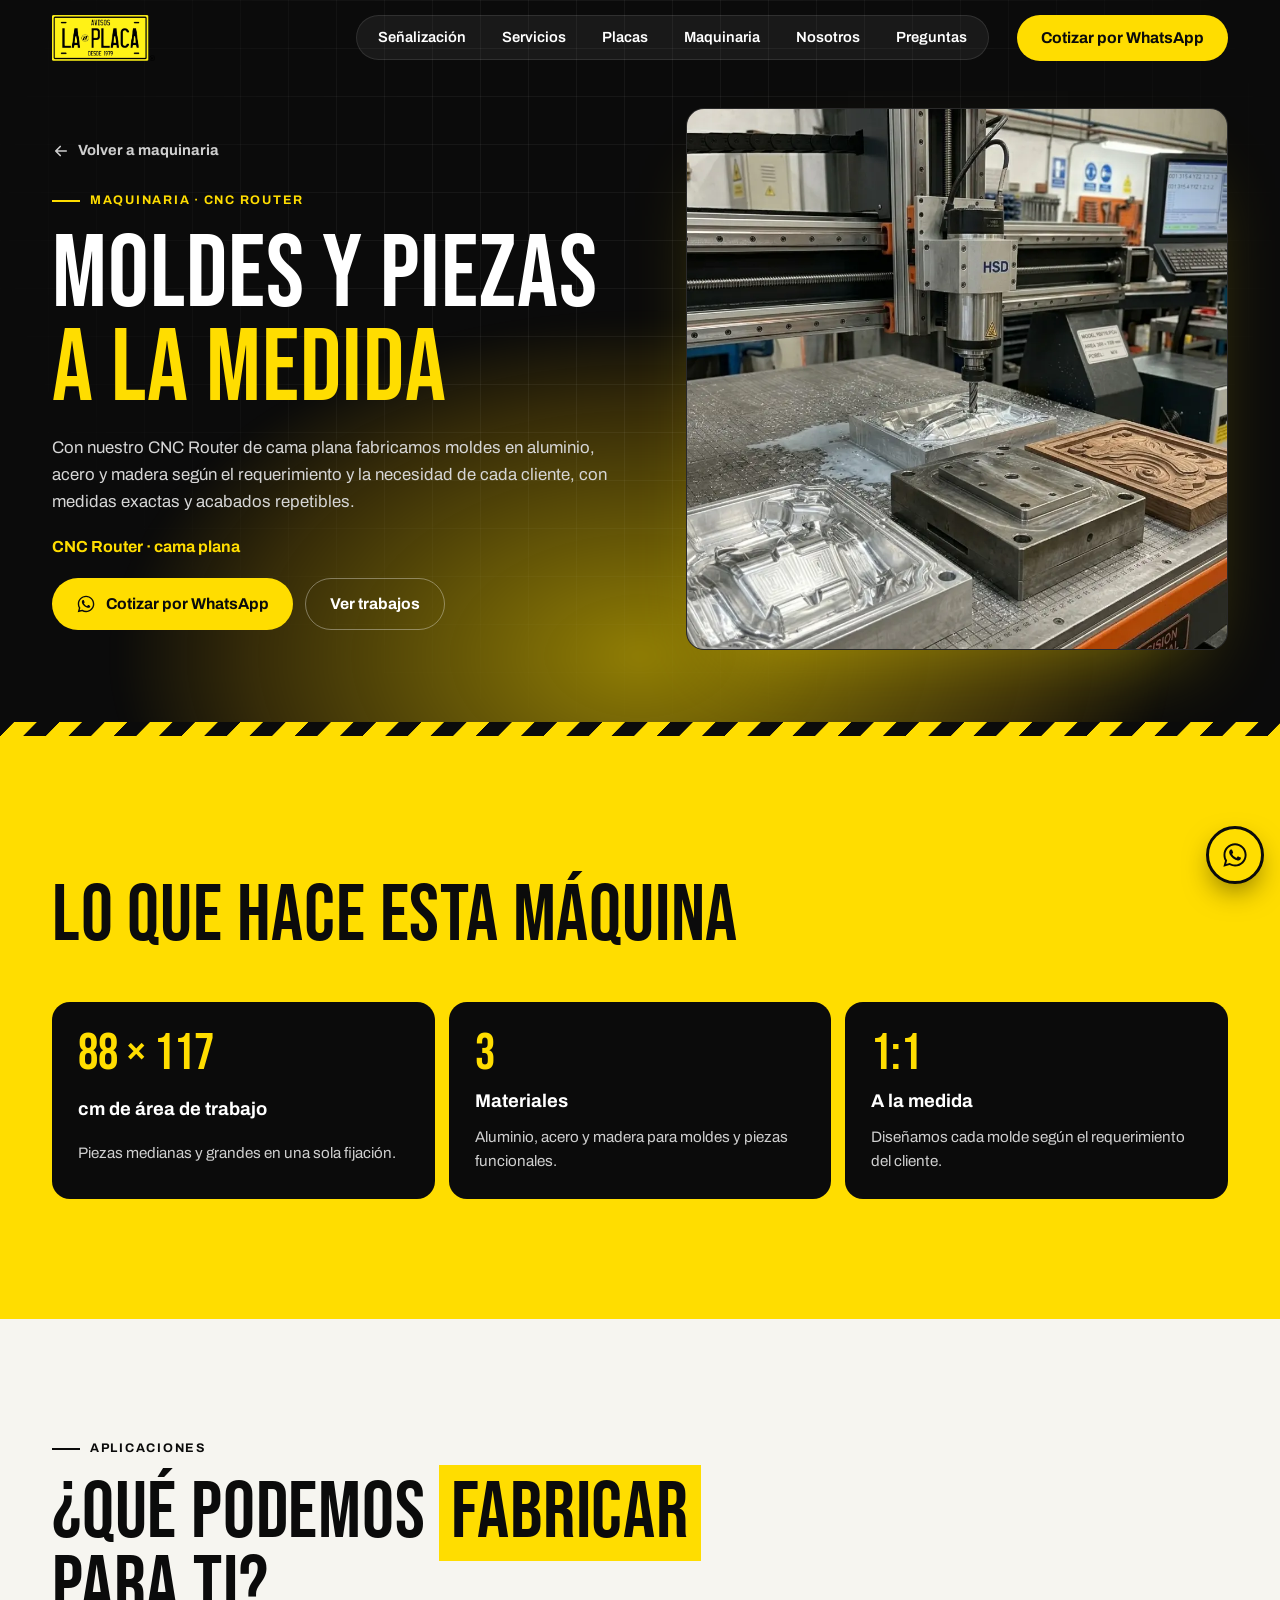
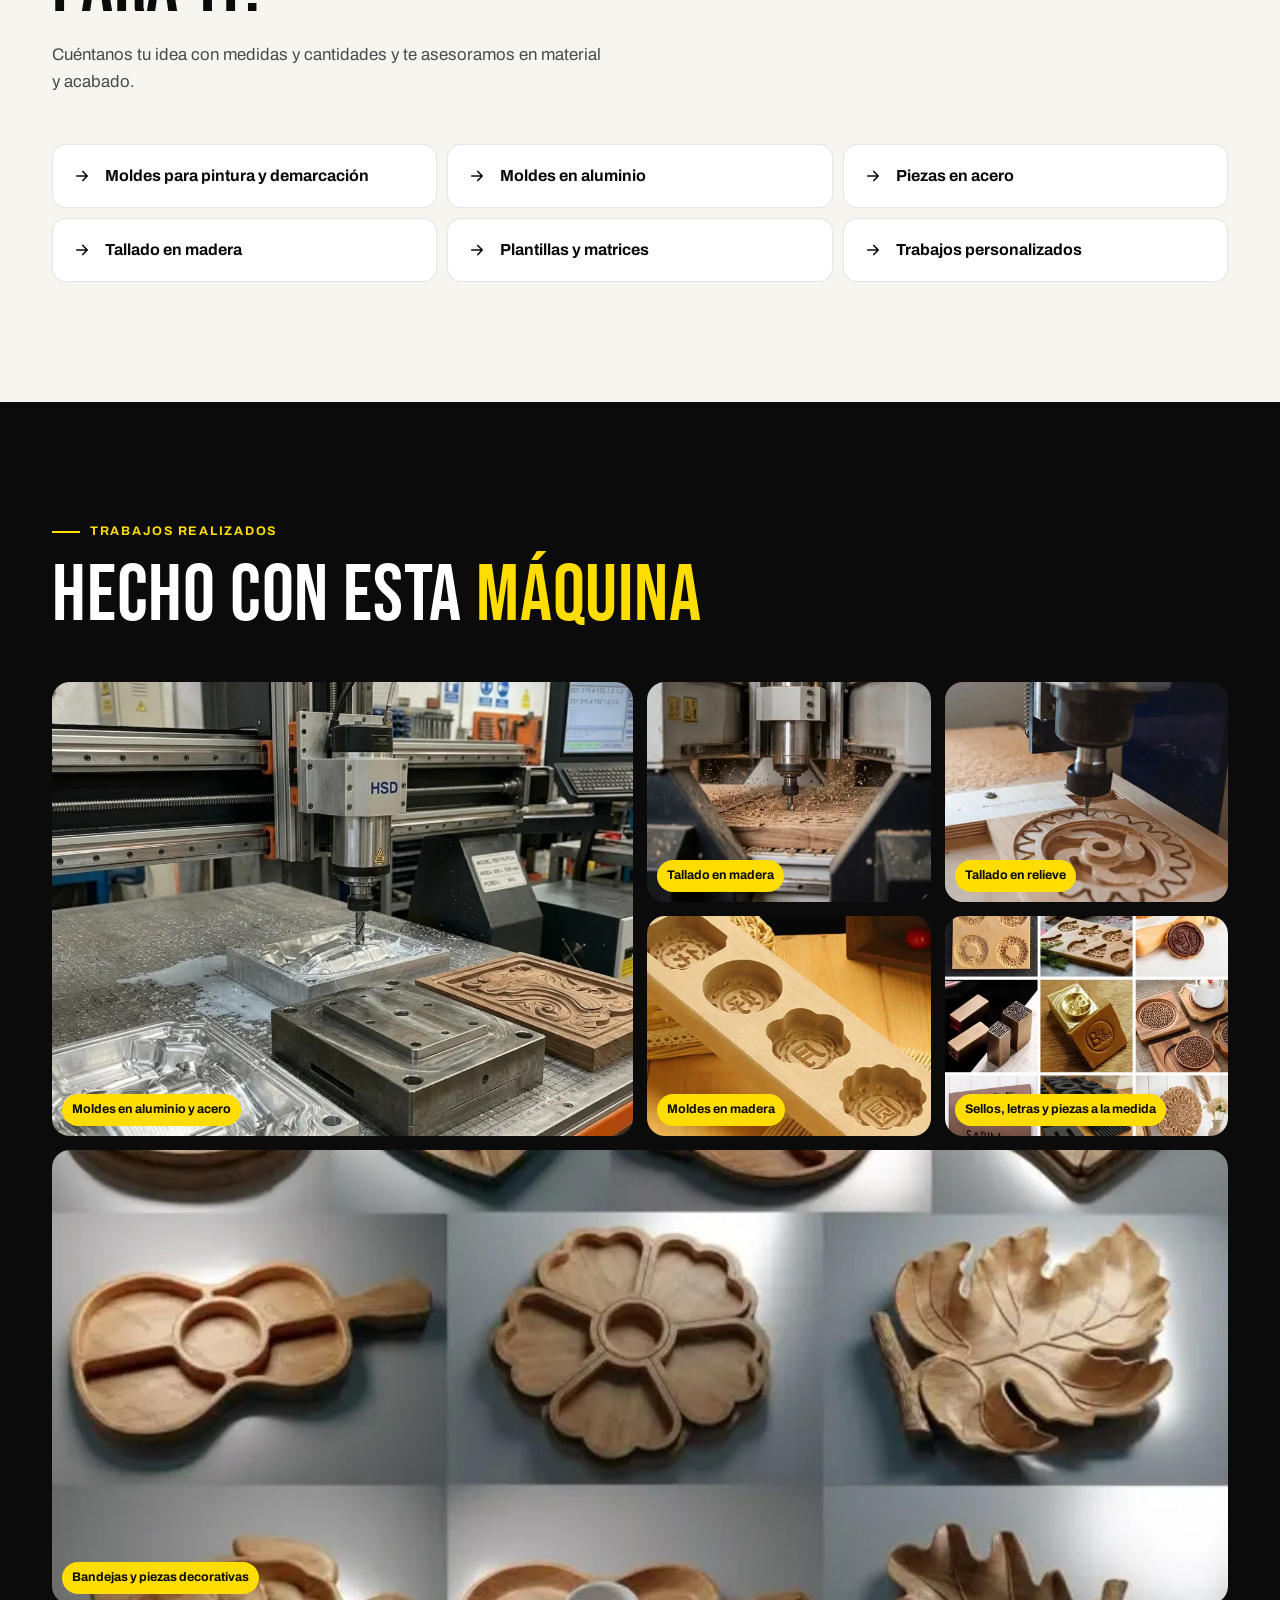
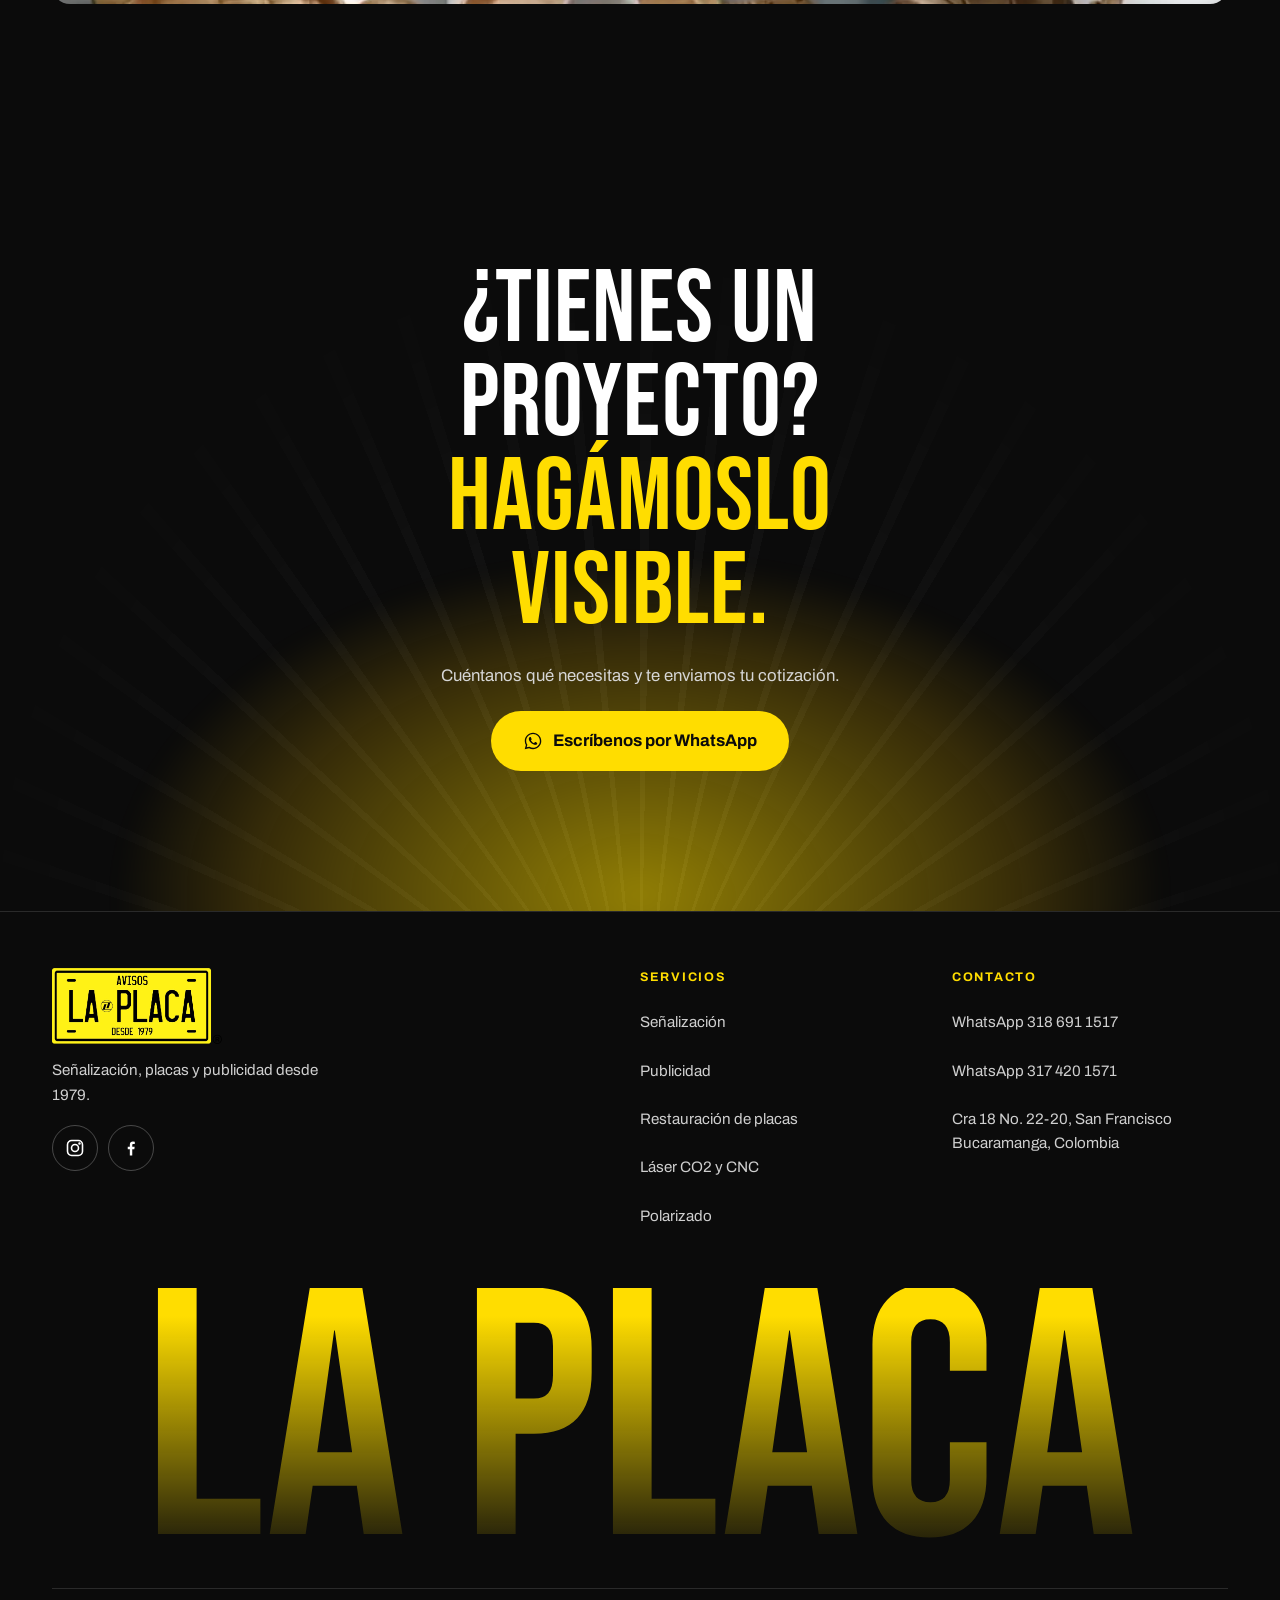
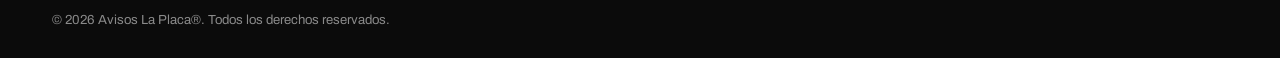
<file: cnc-router.html>
<!doctype html>
<html lang="es">
<head>
  <meta charset="utf-8">
  <meta name="viewport" content="width=device-width, initial-scale=1, viewport-fit=cover">
  <title>CNC Router: moldes en aluminio, acero y madera | Avisos La Placa</title>
  <meta name="description" content="CNC Router en Bucaramanga con área de 90 × 120 cm: moldes en aluminio, acero y madera, moldes para pintura y demarcación y trabajos a la medida.">
  <meta name="theme-color" content="#0B0B0B">
  <link rel="icon" href="assets/img/logo-la-placa.png">
  <script>document.documentElement.classList.add('js');</script>
  <link rel="preconnect" href="https://fonts.googleapis.com">
  <link rel="preconnect" href="https://fonts.gstatic.com" crossorigin>
  <link href="https://fonts.googleapis.com/css2?family=Bebas+Neue&family=Archivo:wght@400;500;600;700;800&display=swap" rel="stylesheet">
  <link rel="preload" as="image" href="assets/img/logo-la-placa.webp" type="image/webp">
  <link rel="stylesheet" href="assets/css/styles.css?v=20261103">
</head>
<body class="subpage">

  <a class="skip" href="#main">Saltar al contenido</a>

  <!-- ===== Header ===== -->
  <header class="header" id="header">
    <div class="container header__inner">
      <a href="index.html" class="header__brand" aria-label="Avisos La Placa, inicio">
        <picture>
          <source srcset="assets/img/logo-la-placa.webp" type="image/webp">
          <img src="assets/img/logo-la-placa.png" alt="Avisos La Placa" width="673" height="300">
        </picture>
      </a>

      <nav class="nav" id="nav" aria-label="Principal">
        <ul class="nav__list">
          <li><a href="index.html#senalizacion">Señalización</a></li>
          <li><a href="index.html#servicios">Servicios</a></li>
          <li><a href="index.html#placas">Placas</a></li>
          <li><a href="index.html#maquinaria">Maquinaria</a></li>
          <li><a href="index.html#nosotros">Nosotros</a></li>
          <li><a href="index.html#faq">Preguntas</a></li>
        </ul>
        <a class="btn btn--yellow nav__cta" href="https://wa.me/573186911517?text=Hola%20Avisos%20La%20Placa%2C%20quiero%20una%20cotizaci%C3%B3n" target="_blank" rel="noopener">Cotizar por WhatsApp</a>
      </nav>

      <a class="btn btn--yellow btn--sm header__cta" href="https://wa.me/573186911517?text=Hola%20Avisos%20La%20Placa%2C%20quiero%20una%20cotizaci%C3%B3n" target="_blank" rel="noopener">Cotizar</a>

      <button class="burger" id="burger" aria-label="Abrir menú" aria-expanded="false" aria-controls="nav">
        <span></span><span></span>
      </button>
    </div>
  </header>

  <main id="main">

    <!-- ===== Hero máquina (negro) ===== -->
    <section class="sub-hero">
      <div class="hero__glow" aria-hidden="true"></div>
      <div class="hero__grid" aria-hidden="true"></div>
      <div class="container sub-hero__inner">
        <div class="sub-hero__copy">
          <a class="back" href="index.html#maquinaria" data-reveal><svg class="ico" aria-hidden="true"><use href="#i-arrow"/></svg> Volver a maquinaria</a>
          <p class="eyebrow" data-reveal>Maquinaria · CNC Router</p>
          <h1 class="display sub-hero__title" data-split>Moldes y piezas <span class="hl">a la medida</span></h1>
          <p class="lead" data-reveal>Con nuestro CNC Router de cama plana fabricamos moldes en aluminio, acero y madera según el requerimiento y la necesidad de cada cliente, con medidas exactas y acabados repetibles.</p>
          <p class="machine__model" data-reveal>CNC Router · cama plana</p>
          <div class="hero__actions" data-reveal>
            <a class="btn btn--yellow" href="https://wa.me/573186911517?text=Hola%2C%20quiero%20cotizar%20un%20trabajo%20en%20CNC" target="_blank" rel="noopener"><svg class="ico" aria-hidden="true"><use href="#i-wa"/></svg> Cotizar por WhatsApp</a>
            <a class="btn btn--ghost" href="#trabajos">Ver trabajos</a>
          </div>
        </div>
        <div class="sub-hero__media" data-reveal><img src="assets/img/cnc-moldes-960.webp" srcset="assets/img/cnc-moldes-480.webp 480w, assets/img/cnc-moldes-960.webp 960w" sizes="(min-width: 1024px) 50vw, 100vw" width="960" height="960" alt="CNC Router mecanizando moldes de aluminio, con piezas en acero y madera tallada sobre la cama" decoding="async"></div>
      </div>
    </section>

    <!-- ===== Capacidades (amarillo) ===== -->
    <section class="section section--yellow">
      <div class="hazard hazard--top" aria-hidden="true"></div>
      <div class="container">
        <div class="section__head">
          <p class="eyebrow eyebrow--dark" data-reveal>Capacidades</p>
          <h2 class="display h2" data-split>Lo que hace esta máquina</h2>
        </div>
        <ul class="caps">
          <li data-reveal><strong><span data-count="90">90</span> × <span data-count="120">120</span></strong><h3>cm de área de trabajo</h3><p>Piezas medianas y grandes en una sola fijación.</p></li>
          <li data-reveal><strong>3</strong><h3>Materiales</h3><p>Aluminio, acero y madera para moldes y piezas funcionales.</p></li>
          <li data-reveal><strong>1:1</strong><h3>A la medida</h3><p>Diseñamos cada molde según el requerimiento del cliente.</p></li>
        </ul>
      </div>
    </section>

    <!-- ===== Aplicaciones (blanco) ===== -->
    <section class="section section--white">
      <div class="container">
        <div class="section__head">
          <p class="eyebrow eyebrow--dark" data-reveal>Aplicaciones</p>
          <h2 class="display h2" data-split>¿Qué podemos <span class="hl-ink">fabricar</span> para ti?</h2>
          <p class="lead lead--dark" data-reveal>Cuéntanos tu idea con medidas y cantidades y te asesoramos en material y acabado.</p>
        </div>
        <ul class="apps">
          <li data-reveal><svg class="ico" aria-hidden="true"><use href="#i-arrow"/></svg>Moldes para pintura y demarcación</li>
          <li data-reveal><svg class="ico" aria-hidden="true"><use href="#i-arrow"/></svg>Moldes en aluminio</li>
          <li data-reveal><svg class="ico" aria-hidden="true"><use href="#i-arrow"/></svg>Piezas en acero</li>
          <li data-reveal><svg class="ico" aria-hidden="true"><use href="#i-arrow"/></svg>Tallado en madera</li>
          <li data-reveal><svg class="ico" aria-hidden="true"><use href="#i-arrow"/></svg>Plantillas y matrices</li>
          <li data-reveal><svg class="ico" aria-hidden="true"><use href="#i-arrow"/></svg>Trabajos personalizados</li>
        </ul>
      </div>
    </section>

    <!-- ===== Trabajos (negro) ===== -->
    <section class="section section--black" id="trabajos">
      <div class="container">
        <div class="section__head">
          <p class="eyebrow" data-reveal>Trabajos realizados</p>
          <h2 class="display h2" data-split>Hecho con esta <span class="hl">máquina</span></h2>
        </div>
        <div class="gallery">
          <figure class="gallery__item gallery__item--tall" data-reveal><img src="assets/img/cnc-moldes-960.webp" srcset="assets/img/cnc-moldes-480.webp 480w, assets/img/cnc-moldes-960.webp 960w" sizes="(min-width: 768px) 50vw, 100vw" width="960" height="960" alt="Moldes de aluminio y acero mecanizados en el CNC" loading="lazy" decoding="async"><figcaption>Moldes en aluminio y acero</figcaption></figure>
          <figure class="gallery__item" data-reveal><img src="assets/img/cnc-madera-960.webp" srcset="assets/img/cnc-madera-480.webp 480w, assets/img/cnc-madera-960.webp 960w" sizes="(min-width: 768px) 25vw, 50vw" width="960" height="960" alt="Fresa del CNC Router tallando una pieza de madera" loading="lazy" decoding="async"><figcaption>Tallado en madera</figcaption></figure>
          <figure class="gallery__item" data-reveal><img src="assets/img/cnc-tallado-engranaje-960.webp" srcset="assets/img/cnc-tallado-engranaje-480.webp 480w, assets/img/cnc-tallado-engranaje-960.webp 640w" sizes="(min-width: 768px) 25vw, 50vw" width="640" height="640" alt="Fresa del CNC Router tallando un engranaje en relieve sobre madera" loading="lazy" decoding="async"><figcaption>Tallado en relieve</figcaption></figure>
          <figure class="gallery__item" data-reveal><img src="assets/img/cnc-molde-madera-960.webp" srcset="assets/img/cnc-molde-madera-480.webp 480w, assets/img/cnc-molde-madera-960.webp 500w" sizes="(min-width: 768px) 25vw, 50vw" width="500" height="500" alt="Molde de madera mecanizado con cuatro cavidades decoradas" loading="lazy" decoding="async"><figcaption>Moldes en madera</figcaption></figure>
          <figure class="gallery__item" data-reveal><img src="assets/img/cnc-piezas-personalizadas-960.webp" srcset="assets/img/cnc-piezas-personalizadas-480.webp 480w, assets/img/cnc-piezas-personalizadas-960.webp 960w" sizes="(min-width: 768px) 25vw, 50vw" width="960" height="960" alt="Collage de piezas hechas con CNC: moldes en madera, sellos metálicos, números para fachada, letras corpóreas y piezas decorativas" loading="lazy" decoding="async"><figcaption>Sellos, letras y piezas a la medida</figcaption></figure>
          <figure class="gallery__item gallery__item--full" data-reveal><img src="assets/img/cnc-bandejas-960.webp" srcset="assets/img/cnc-bandejas-480.webp 480w, assets/img/cnc-bandejas-960.webp 736w" sizes="(min-width: 768px) 100vw, 100vw" width="736" height="508" alt="Bandejas y piezas decorativas de madera talladas con CNC en distintas formas" loading="lazy" decoding="async"><figcaption>Bandejas y piezas decorativas</figcaption></figure>
        </div>
      </div>
    </section>

    <!-- ===== CTA final (negro) ===== -->
    <section class="cta">
      <div class="hero__glow hero__glow--bottom" aria-hidden="true"></div>
      <div class="container cta__inner">
        <h2 class="display cta__title" data-split>¿Tienes un proyecto? <span class="hl">Hagámoslo visible.</span></h2>
        <p class="lead" data-reveal>Cuéntanos qué necesitas y te enviamos tu cotización.</p>
        <a class="btn btn--yellow btn--lg" href="https://wa.me/573186911517?text=Hola%2C%20quiero%20cotizar%20un%20trabajo%20en%20CNC" target="_blank" rel="noopener" data-reveal>
          <svg class="ico" aria-hidden="true"><use href="#i-wa"/></svg> Escríbenos por WhatsApp
        </a>
      </div>
    </section>
  </main>

  <!-- ===== Footer ===== -->
  <footer class="footer">
    <div class="container">
      <div class="footer__top">
        <div class="footer__brand">
          <picture>
            <source srcset="assets/img/logo-la-placa.webp" type="image/webp">
            <img src="assets/img/logo-la-placa.png" alt="Avisos La Placa" width="673" height="300" loading="lazy">
          </picture>
          <p>Señalización, placas y publicidad desde 1979.</p>
          <ul class="social">
            <li><a href="https://www.instagram.com/avisoslaplaca/" target="_blank" rel="noopener" aria-label="Instagram de Avisos La Placa"><svg aria-hidden="true"><use href="#i-ig"/></svg></a></li>
            <li><a href="https://www.facebook.com/avisoslaplaca1" target="_blank" rel="noopener" aria-label="Facebook de Avisos La Placa"><svg aria-hidden="true"><use href="#i-fb"/></svg></a></li>
          </ul>
        </div>
        <div class="footer__col">
          <h3>Servicios</h3>
          <ul>
            <li><a href="index.html#servicios">Señalización</a></li>
            <li><a href="index.html#servicios">Publicidad</a></li>
            <li><a href="index.html#placas">Restauración de placas</a></li>
            <li><a href="index.html#maquinaria">Láser CO2 y CNC</a></li>
            <li><a href="index.html#servicios">Polarizado</a></li>
          </ul>
        </div>
        <div class="footer__col">
          <h3>Contacto</h3>
          <ul>
            <li><a href="https://wa.me/573186911517" target="_blank" rel="noopener">WhatsApp 318 691 1517</a></li>
            <li><a href="https://wa.me/573174201571" target="_blank" rel="noopener">WhatsApp 317 420 1571</a></li>
            <li><a href="https://www.google.com/maps/search/?api=1&amp;query=Cra+18+%2322-20+San+Francisco+Bucaramanga+Colombia" target="_blank" rel="noopener">Cra 18 No. 22-20, San Francisco<br>Bucaramanga, Colombia</a></li>
          </ul>
        </div>
      </div>
      <div class="footer__word" aria-hidden="true">LA PLACA</div>
      <div class="footer__bottom">
        <p>© <span id="year">2026</span> Avisos La Placa®. Todos los derechos reservados.</p>
      </div>
    </div>
  </footer>

  <!-- WhatsApp flotante -->
  <a class="wa-float" href="https://wa.me/573186911517?text=Hola%20Avisos%20La%20Placa" target="_blank" rel="noopener" aria-label="Escríbenos por WhatsApp">
    <svg aria-hidden="true"><use href="#i-wa"/></svg>
  </a>

  <!-- ===== Íconos SVG ===== -->
  <svg width="0" height="0" style="position:absolute" aria-hidden="true">
    <symbol id="i-wa" viewBox="0 0 24 24"><path fill="currentColor" d="M12.04 2C6.58 2 2.13 6.45 2.13 11.91c0 1.75.46 3.45 1.32 4.95L2.05 22l5.25-1.38a9.9 9.9 0 0 0 4.74 1.21c5.46 0 9.91-4.45 9.91-9.91C21.95 6.45 17.5 2 12.04 2Zm0 18.15c-1.48 0-2.93-.4-4.2-1.15l-.3-.18-3.12.82.83-3.04-.2-.31a8.2 8.2 0 0 1-1.26-4.38c0-4.54 3.7-8.24 8.24-8.24 4.54 0 8.24 3.7 8.24 8.24 0 4.55-3.7 8.24-8.23 8.24Zm4.52-6.16c-.25-.12-1.47-.72-1.69-.81-.23-.08-.39-.12-.56.13-.16.25-.64.81-.79.97-.14.17-.29.19-.54.06-.25-.12-1.05-.39-1.99-1.23-.74-.66-1.23-1.47-1.38-1.72-.14-.25-.02-.38.11-.51.11-.11.25-.29.37-.43.13-.15.17-.25.25-.42.08-.17.04-.31-.02-.43-.06-.12-.56-1.34-.76-1.84-.2-.48-.41-.42-.56-.43h-.48c-.17 0-.43.06-.66.31-.22.25-.86.85-.86 2.07 0 1.22.89 2.4 1.01 2.56.12.17 1.75 2.67 4.23 3.74.59.26 1.05.41 1.41.52.59.19 1.13.16 1.56.1.48-.07 1.47-.6 1.67-1.18.21-.58.21-1.07.14-1.18-.06-.1-.22-.16-.47-.29Z"/></symbol>
    <symbol id="i-arrow" viewBox="0 0 24 24"><path fill="none" stroke="currentColor" stroke-width="2.2" stroke-linecap="round" stroke-linejoin="round" d="M5 12h14M13 6l6 6-6 6"/></symbol>
    <symbol id="i-megaphone" viewBox="0 0 24 24"><g fill="none" stroke="currentColor" stroke-width="1.8" stroke-linecap="round" stroke-linejoin="round"><path d="M3 11v2a1 1 0 0 0 1 1h3l6 4V6L7 10H4a1 1 0 0 0-1 1Z"/><path d="M16 9a3 3 0 0 1 0 6M18.5 6.5a7 7 0 0 1 0 11"/></g></symbol>
    <symbol id="i-plate" viewBox="0 0 24 24"><g fill="none" stroke="currentColor" stroke-width="1.8" stroke-linecap="round"><rect x="2" y="6" width="20" height="12" rx="2"/><path d="M6 10h3M6 14h5M14 10v4M17 10v4"/><circle cx="4.5" cy="8.5" r=".4"/><circle cx="19.5" cy="8.5" r=".4"/></g></symbol>
    <symbol id="i-laser" viewBox="0 0 24 24"><g fill="none" stroke="currentColor" stroke-width="1.8" stroke-linecap="round" stroke-linejoin="round"><path d="M9 2h6v6l-3 3-3-3Z"/><path d="M12 11v6"/><path d="M4 21h16M8 17l-2 4M16 17l2 4"/></g></symbol>
    <symbol id="i-cnc" viewBox="0 0 24 24"><g fill="none" stroke="currentColor" stroke-width="1.8" stroke-linecap="round" stroke-linejoin="round"><path d="M3 4h18M7 4v4h10V4M10 8v5l2 3 2-3V8"/><path d="M3 20h18M5 20v-2h14v2"/></g></symbol>
    <symbol id="i-play" viewBox="0 0 24 24"><path fill="currentColor" d="M8 5.5v13a1 1 0 0 0 1.5.86l10.5-6.5a1 1 0 0 0 0-1.72L9.5 4.64A1 1 0 0 0 8 5.5Z"/></symbol>
    <symbol id="i-ig" viewBox="0 0 24 24"><g fill="none" stroke="currentColor" stroke-width="1.9"><rect x="3" y="3" width="18" height="18" rx="5"/><circle cx="12" cy="12" r="4.2"/><circle cx="17.4" cy="6.6" r=".6" fill="currentColor"/></g></symbol>
    <symbol id="i-fb" viewBox="0 0 24 24"><path fill="currentColor" d="M13.5 21v-7.5h2.5l.4-3h-2.9V8.6c0-.87.25-1.46 1.5-1.46h1.55V4.47A20.6 20.6 0 0 0 14.3 4.3c-2.2 0-3.7 1.34-3.7 3.8v2.4H8.1v3h2.5V21h2.9Z"/></symbol>
  </svg>

  <script src="assets/js/main.js?v=20261103" defer></script>
</body>
</html>
</file>
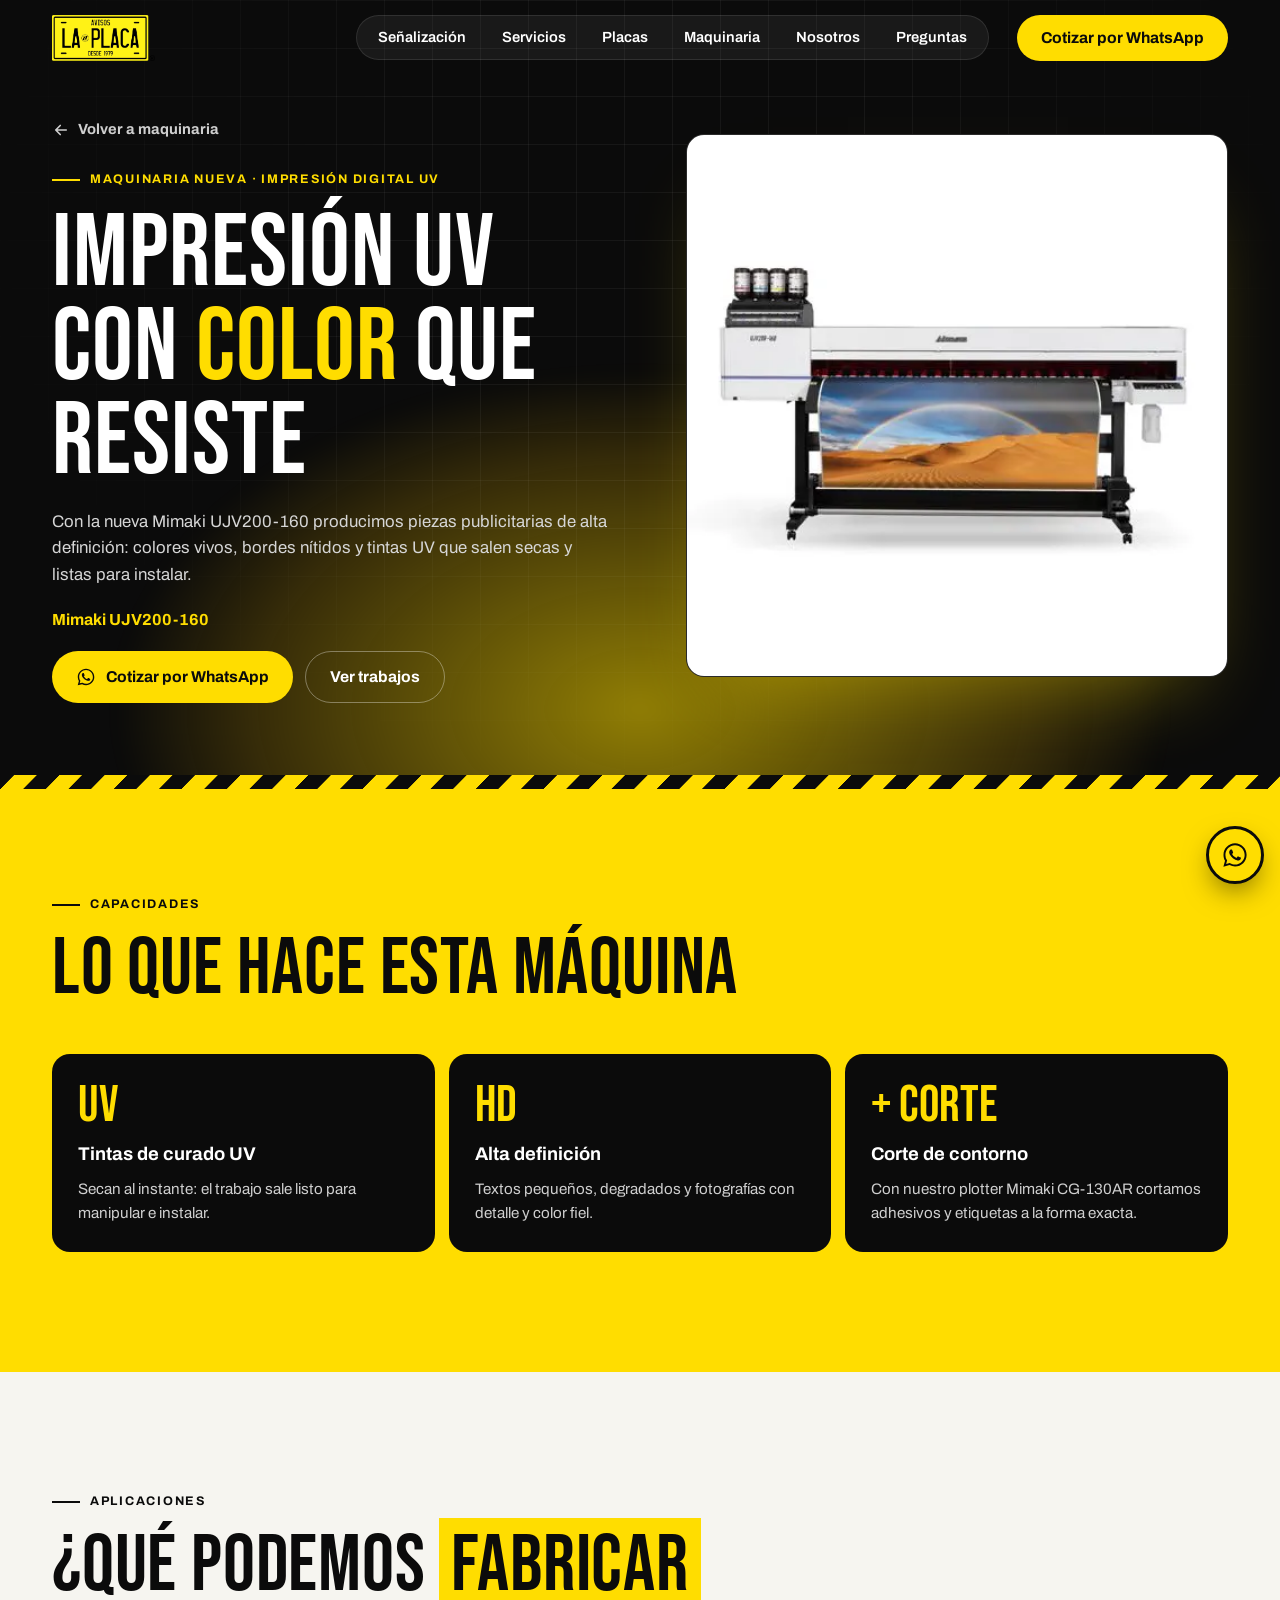
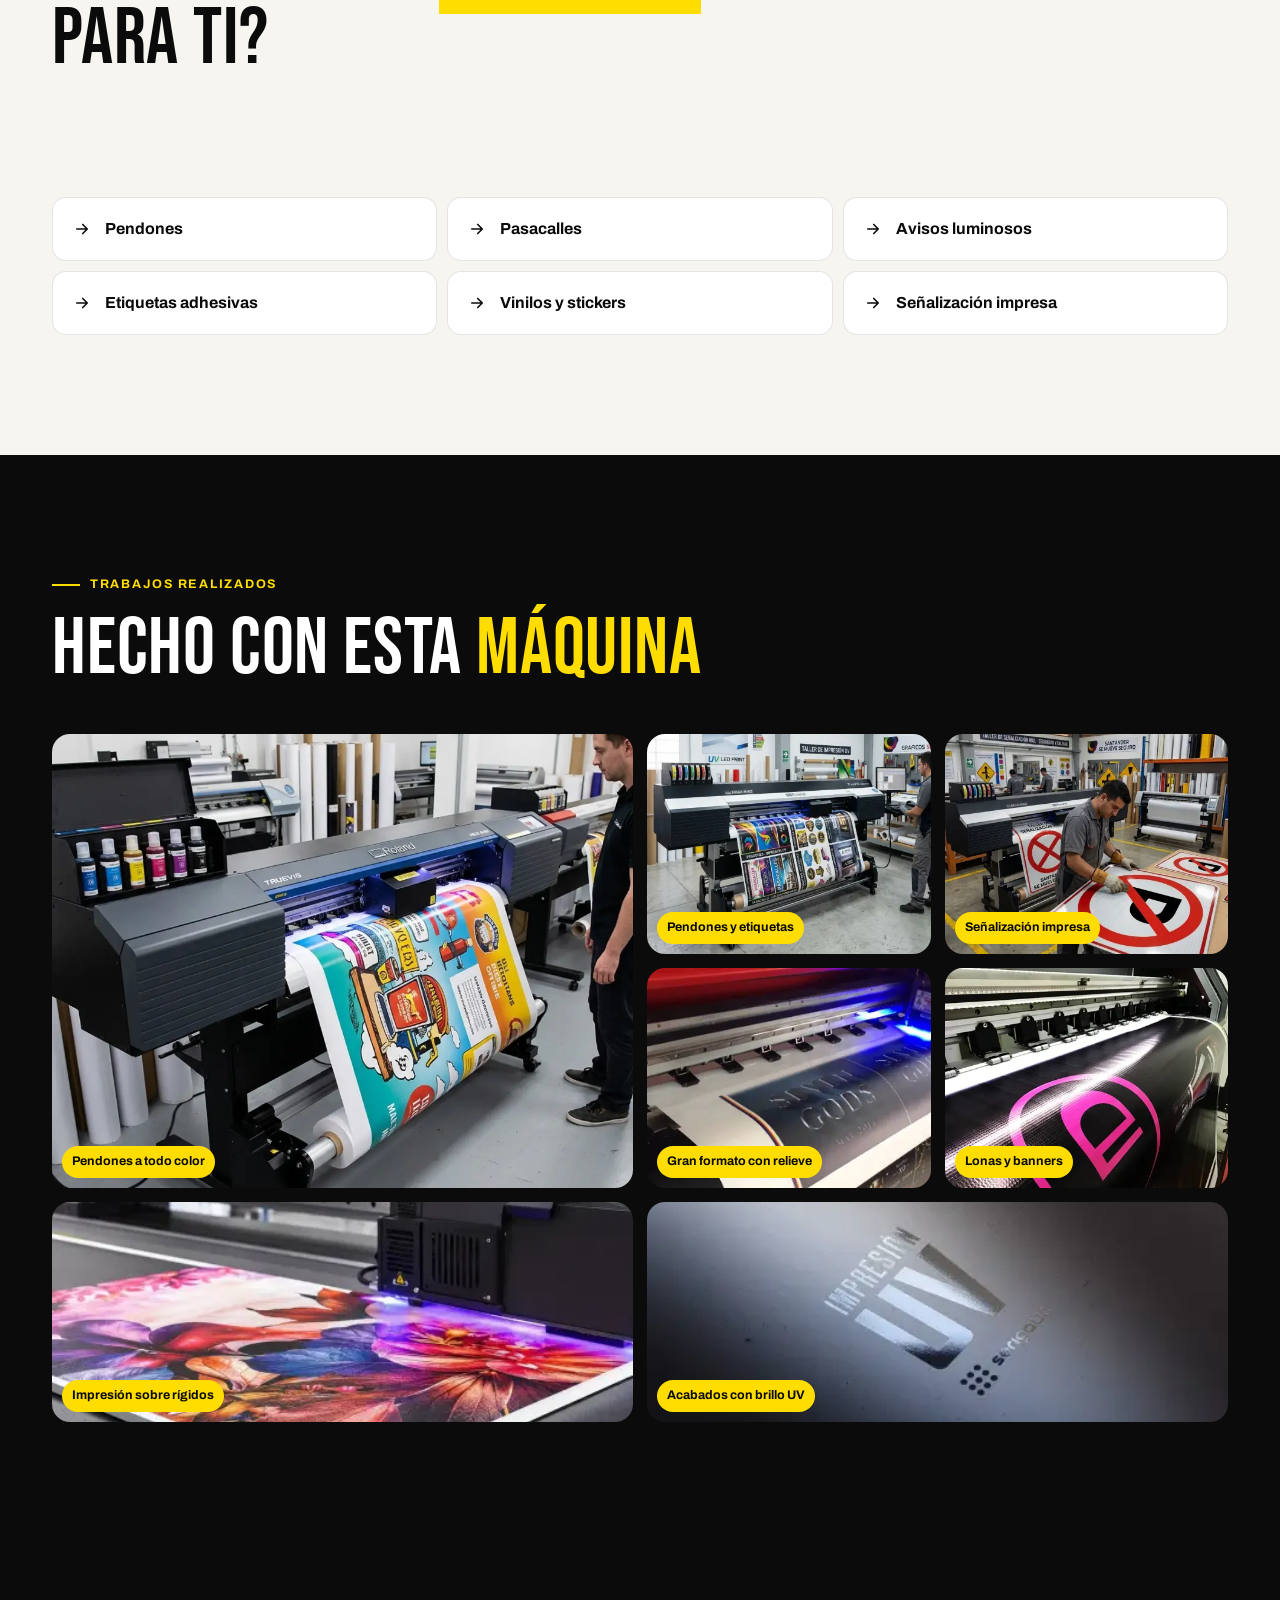
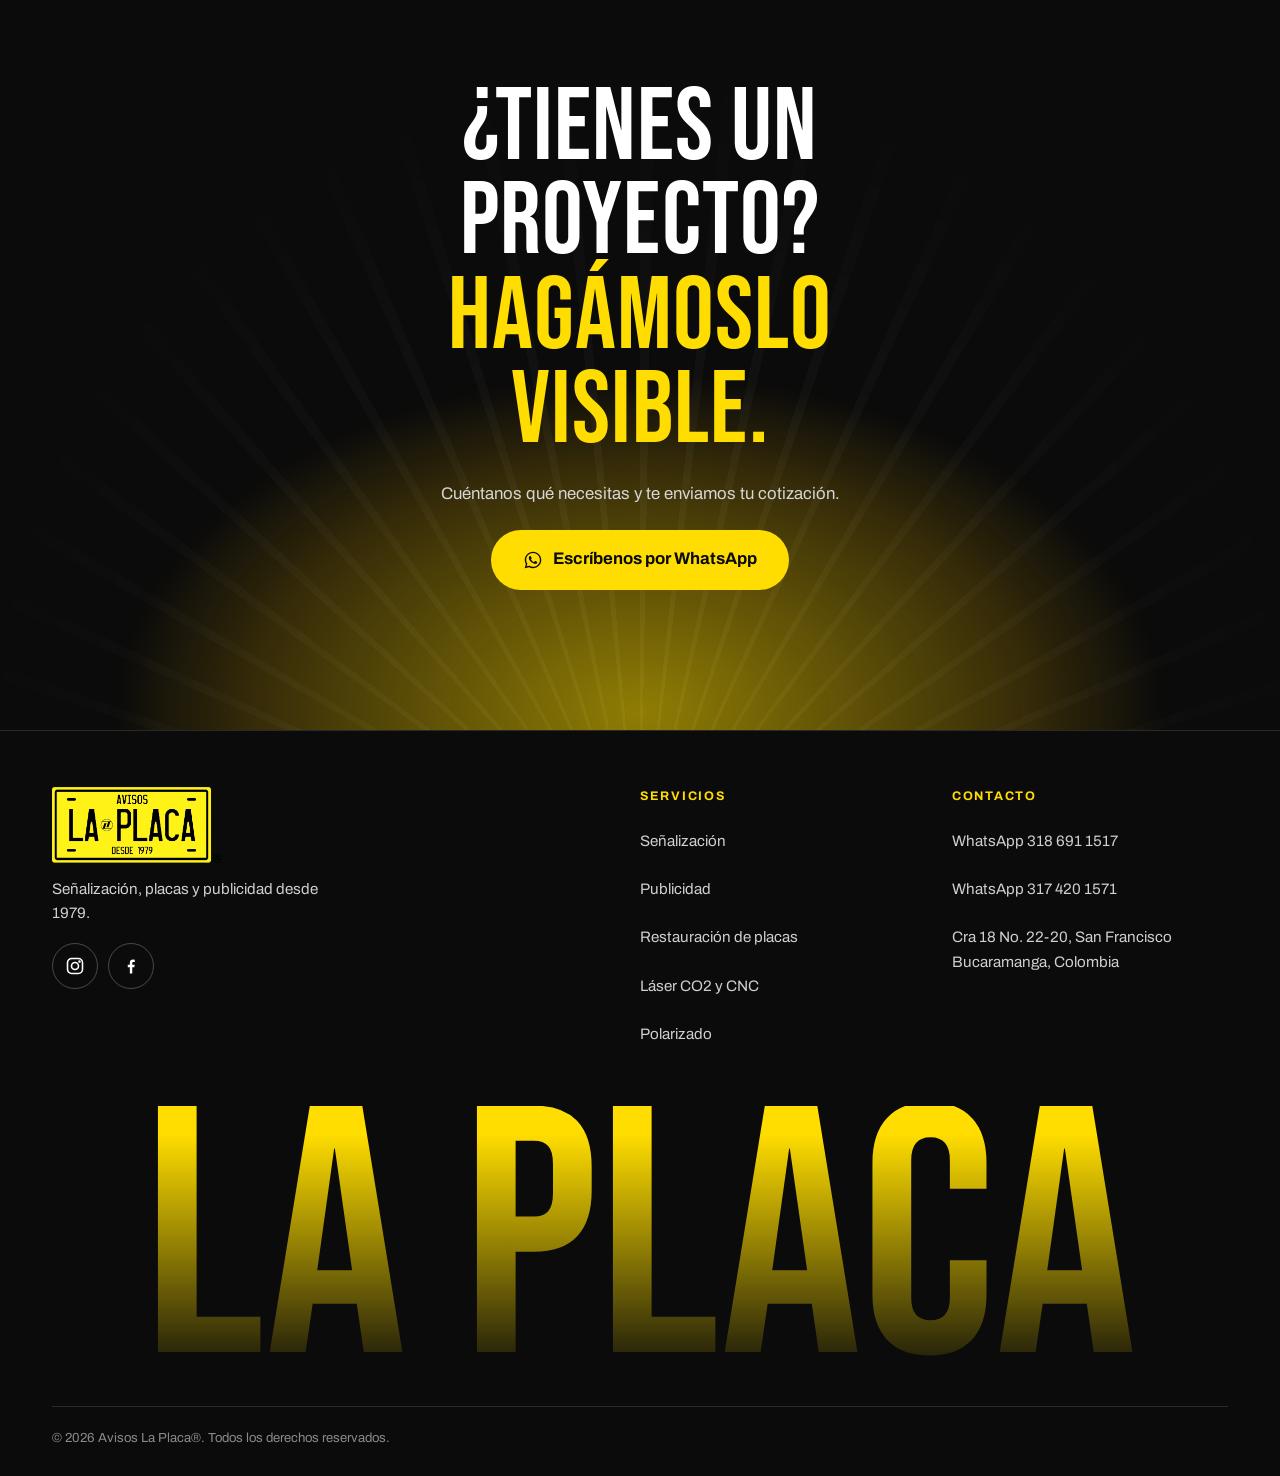
<file: impresion-uv.html>
<!doctype html>
<html lang="es">
<head>
  <meta charset="utf-8">
  <meta name="viewport" content="width=device-width, initial-scale=1, viewport-fit=cover">
  <title>Impresión digital UV | Avisos La Placa</title>
  <meta name="description" content="Impresión digital UV con la nueva Mimaki UJV200-160 en Bucaramanga: pendones, pasacalles, avisos luminosos, etiquetas adhesivas y señalización.">
  <meta name="theme-color" content="#0B0B0B">
  <link rel="icon" href="assets/img/logo-la-placa.png">
  <script>document.documentElement.classList.add('js');</script>
  <link rel="preconnect" href="https://fonts.googleapis.com">
  <link rel="preconnect" href="https://fonts.gstatic.com" crossorigin>
  <link href="https://fonts.googleapis.com/css2?family=Bebas+Neue&family=Archivo:wght@400;500;600;700;800&display=swap" rel="stylesheet">
  <link rel="preload" as="image" href="assets/img/logo-la-placa.webp" type="image/webp">
  <link rel="stylesheet" href="assets/css/styles.css?v=20261103">
</head>
<body class="subpage">

  <a class="skip" href="#main">Saltar al contenido</a>

  <!-- ===== Header ===== -->
  <header class="header" id="header">
    <div class="container header__inner">
      <a href="index.html" class="header__brand" aria-label="Avisos La Placa, inicio">
        <picture>
          <source srcset="assets/img/logo-la-placa.webp" type="image/webp">
          <img src="assets/img/logo-la-placa.png" alt="Avisos La Placa" width="673" height="300">
        </picture>
      </a>

      <nav class="nav" id="nav" aria-label="Principal">
        <ul class="nav__list">
          <li><a href="index.html#senalizacion">Señalización</a></li>
          <li><a href="index.html#servicios">Servicios</a></li>
          <li><a href="index.html#placas">Placas</a></li>
          <li><a href="index.html#maquinaria">Maquinaria</a></li>
          <li><a href="index.html#nosotros">Nosotros</a></li>
          <li><a href="index.html#faq">Preguntas</a></li>
        </ul>
        <a class="btn btn--yellow nav__cta" href="https://wa.me/573186911517?text=Hola%20Avisos%20La%20Placa%2C%20quiero%20una%20cotizaci%C3%B3n" target="_blank" rel="noopener">Cotizar por WhatsApp</a>
      </nav>

      <a class="btn btn--yellow btn--sm header__cta" href="https://wa.me/573186911517?text=Hola%20Avisos%20La%20Placa%2C%20quiero%20una%20cotizaci%C3%B3n" target="_blank" rel="noopener">Cotizar</a>

      <button class="burger" id="burger" aria-label="Abrir menú" aria-expanded="false" aria-controls="nav">
        <span></span><span></span>
      </button>
    </div>
  </header>

  <main id="main">

    <!-- ===== Hero máquina (negro) ===== -->
    <section class="sub-hero">
      <div class="hero__glow" aria-hidden="true"></div>
      <div class="hero__grid" aria-hidden="true"></div>
      <div class="container sub-hero__inner">
        <div class="sub-hero__copy">
          <a class="back" href="index.html#maquinaria" data-reveal><svg class="ico" aria-hidden="true"><use href="#i-arrow"/></svg> Volver a maquinaria</a>
          <p class="eyebrow" data-reveal>Maquinaria nueva · Impresión digital UV</p>
          <h1 class="display sub-hero__title" data-split>Impresión UV con <span class="hl">color</span> que resiste</h1>
          <p class="lead" data-reveal>Con la nueva Mimaki UJV200-160 producimos piezas publicitarias de alta definición: colores vivos, bordes nítidos y tintas UV que salen secas y listas para instalar.</p>
          <p class="machine__model" data-reveal>Mimaki UJV200-160</p>
          <div class="hero__actions" data-reveal>
            <a class="btn btn--yellow" href="https://wa.me/573186911517?text=Hola%2C%20quiero%20cotizar%20impresi%C3%B3n%20digital%20UV" target="_blank" rel="noopener"><svg class="ico" aria-hidden="true"><use href="#i-wa"/></svg> Cotizar por WhatsApp</a>
            <a class="btn btn--ghost" href="#trabajos">Ver trabajos</a>
          </div>
        </div>
        <div class="sub-hero__media" data-reveal><img src="assets/img/mimaki-ujv200-sq.webp" sizes="(min-width: 1024px) 50vw, 100vw" width="480" height="480" alt="Impresora UV de rollo a rollo Mimaki UJV200-160" decoding="async"></div>
      </div>
    </section>

    <!-- ===== Capacidades (amarillo) ===== -->
    <section class="section section--yellow">
      <div class="hazard hazard--top" aria-hidden="true"></div>
      <div class="container">
        <div class="section__head">
          <p class="eyebrow eyebrow--dark" data-reveal>Capacidades</p>
          <h2 class="display h2" data-split>Lo que hace esta máquina</h2>
        </div>
        <ul class="caps">
          <li data-reveal><strong>UV</strong><h3>Tintas de curado UV</h3><p>Secan al instante: el trabajo sale listo para manipular e instalar.</p></li>
          <li data-reveal><strong>HD</strong><h3>Alta definición</h3><p>Textos pequeños, degradados y fotografías con detalle y color fiel.</p></li>
          <li data-reveal><strong>+ Corte</strong><h3>Corte de contorno</h3><p>Con nuestro plotter Mimaki CG-130AR cortamos adhesivos y etiquetas a la forma exacta.</p></li>
        </ul>
      </div>
    </section>

    <!-- ===== Aplicaciones (blanco) ===== -->
    <section class="section section--white">
      <div class="container">
        <div class="section__head">
          <p class="eyebrow eyebrow--dark" data-reveal>Aplicaciones</p>
          <h2 class="display h2" data-split>¿Qué podemos <span class="hl-ink">fabricar</span> para ti?</h2>
          <p class="lead lead--dark" data-reveal>Cuéntanos tu idea con medidas y cantidades y te asesoramos en material y acabado.</p>
        </div>
        <ul class="apps">
          <li data-reveal><svg class="ico" aria-hidden="true"><use href="#i-arrow"/></svg>Pendones</li>
          <li data-reveal><svg class="ico" aria-hidden="true"><use href="#i-arrow"/></svg>Pasacalles</li>
          <li data-reveal><svg class="ico" aria-hidden="true"><use href="#i-arrow"/></svg>Avisos luminosos</li>
          <li data-reveal><svg class="ico" aria-hidden="true"><use href="#i-arrow"/></svg>Etiquetas adhesivas</li>
          <li data-reveal><svg class="ico" aria-hidden="true"><use href="#i-arrow"/></svg>Vinilos y stickers</li>
          <li data-reveal><svg class="ico" aria-hidden="true"><use href="#i-arrow"/></svg>Señalización impresa</li>
        </ul>
      </div>
    </section>

    <!-- ===== Trabajos (negro) ===== -->
    <section class="section section--black" id="trabajos">
      <div class="container">
        <div class="section__head">
          <p class="eyebrow" data-reveal>Trabajos realizados</p>
          <h2 class="display h2" data-split>Hecho con esta <span class="hl">máquina</span></h2>
        </div>
        <div class="gallery">
          <figure class="gallery__item gallery__item--tall" data-reveal><img src="assets/img/impresion-pendones-960.webp" srcset="assets/img/impresion-pendones-480.webp 480w, assets/img/impresion-pendones-960.webp 960w" sizes="(min-width: 768px) 50vw, 100vw" width="960" height="960" alt="Pendón publicitario a todo color saliendo de la impresora" loading="lazy" decoding="async"><figcaption>Pendones a todo color</figcaption></figure>
          <figure class="gallery__item" data-reveal><img src="assets/img/roland-mg2-640-960.webp" srcset="assets/img/roland-mg2-640-480.webp 480w, assets/img/roland-mg2-640-960.webp 960w" sizes="(min-width: 768px) 25vw, 50vw" width="960" height="960" alt="Rollo con pendones y etiquetas impresos" loading="lazy" decoding="async"><figcaption>Pendones y etiquetas</figcaption></figure>
          <figure class="gallery__item" data-reveal><img src="assets/img/taller-senalizacion-960.webp" srcset="assets/img/taller-senalizacion-480.webp 480w, assets/img/taller-senalizacion-960.webp 960w" sizes="(min-width: 768px) 25vw, 50vw" width="960" height="960" alt="Señal de tránsito impresa y laminada en el taller" loading="lazy" decoding="async"><figcaption>Señalización impresa</figcaption></figure>
          <figure class="gallery__item" data-reveal><img src="assets/img/uv-gran-formato-960.webp" srcset="assets/img/uv-gran-formato-480.webp 480w, assets/img/uv-gran-formato-960.webp 800w" sizes="(min-width: 768px) 25vw, 50vw" width="800" height="450" alt="Impresora UV de gran formato imprimiendo un afiche con efecto de relieve" loading="lazy" decoding="async"><figcaption>Gran formato con relieve</figcaption></figure>
          <figure class="gallery__item" data-reveal><img src="assets/img/uv-lonas-960.webp" srcset="assets/img/uv-lonas-480.webp 480w, assets/img/uv-lonas-960.webp 800w" sizes="(min-width: 768px) 25vw, 50vw" width="800" height="600" alt="Lona publicitaria impresa en gran formato saliendo de la impresora" loading="lazy" decoding="async"><figcaption>Lonas y banners</figcaption></figure>
          <figure class="gallery__item gallery__item--wide" data-reveal><img src="assets/img/uv-alta-definicion-960.webp" srcset="assets/img/uv-alta-definicion-480.webp 480w, assets/img/uv-alta-definicion-960.webp 960w" sizes="(min-width: 768px) 25vw, 50vw" width="960" height="960" alt="Impresión UV a todo color sobre una lámina rígida" loading="lazy" decoding="async"><figcaption>Impresión sobre rígidos</figcaption></figure>
          <figure class="gallery__item gallery__item--wide" data-reveal><img src="assets/img/uv-acabado-brillo-960.webp" srcset="assets/img/uv-acabado-brillo-480.webp 480w, assets/img/uv-acabado-brillo-960.webp 960w" sizes="(min-width: 768px) 25vw, 50vw" width="960" height="640" alt="Logotipo impreso con acabado UV brillante sobre papel texturizado" loading="lazy" decoding="async"><figcaption>Acabados con brillo UV</figcaption></figure>
        </div>
      </div>
    </section>

    <!-- ===== CTA final (negro) ===== -->
    <section class="cta">
      <div class="hero__glow hero__glow--bottom" aria-hidden="true"></div>
      <div class="container cta__inner">
        <h2 class="display cta__title" data-split>¿Tienes un proyecto? <span class="hl">Hagámoslo visible.</span></h2>
        <p class="lead" data-reveal>Cuéntanos qué necesitas y te enviamos tu cotización.</p>
        <a class="btn btn--yellow btn--lg" href="https://wa.me/573186911517?text=Hola%2C%20quiero%20cotizar%20impresi%C3%B3n%20digital%20UV" target="_blank" rel="noopener" data-reveal>
          <svg class="ico" aria-hidden="true"><use href="#i-wa"/></svg> Escríbenos por WhatsApp
        </a>
      </div>
    </section>
  </main>

  <!-- ===== Footer ===== -->
  <footer class="footer">
    <div class="container">
      <div class="footer__top">
        <div class="footer__brand">
          <picture>
            <source srcset="assets/img/logo-la-placa.webp" type="image/webp">
            <img src="assets/img/logo-la-placa.png" alt="Avisos La Placa" width="673" height="300" loading="lazy">
          </picture>
          <p>Señalización, placas y publicidad desde 1979.</p>
          <ul class="social">
            <li><a href="https://www.instagram.com/avisoslaplaca/" target="_blank" rel="noopener" aria-label="Instagram de Avisos La Placa"><svg aria-hidden="true"><use href="#i-ig"/></svg></a></li>
            <li><a href="https://www.facebook.com/avisoslaplaca1" target="_blank" rel="noopener" aria-label="Facebook de Avisos La Placa"><svg aria-hidden="true"><use href="#i-fb"/></svg></a></li>
          </ul>
        </div>
        <div class="footer__col">
          <h3>Servicios</h3>
          <ul>
            <li><a href="index.html#servicios">Señalización</a></li>
            <li><a href="index.html#servicios">Publicidad</a></li>
            <li><a href="index.html#placas">Restauración de placas</a></li>
            <li><a href="index.html#maquinaria">Láser CO2 y CNC</a></li>
            <li><a href="index.html#servicios">Polarizado</a></li>
          </ul>
        </div>
        <div class="footer__col">
          <h3>Contacto</h3>
          <ul>
            <li><a href="https://wa.me/573186911517" target="_blank" rel="noopener">WhatsApp 318 691 1517</a></li>
            <li><a href="https://wa.me/573174201571" target="_blank" rel="noopener">WhatsApp 317 420 1571</a></li>
            <li><a href="https://www.google.com/maps/search/?api=1&amp;query=Cra+18+%2322-20+San+Francisco+Bucaramanga+Colombia" target="_blank" rel="noopener">Cra 18 No. 22-20, San Francisco<br>Bucaramanga, Colombia</a></li>
          </ul>
        </div>
      </div>
      <div class="footer__word" aria-hidden="true">LA PLACA</div>
      <div class="footer__bottom">
        <p>© <span id="year">2026</span> Avisos La Placa®. Todos los derechos reservados.</p>
      </div>
    </div>
  </footer>

  <!-- WhatsApp flotante -->
  <a class="wa-float" href="https://wa.me/573186911517?text=Hola%20Avisos%20La%20Placa" target="_blank" rel="noopener" aria-label="Escríbenos por WhatsApp">
    <svg aria-hidden="true"><use href="#i-wa"/></svg>
  </a>

  <!-- ===== Íconos SVG ===== -->
  <svg width="0" height="0" style="position:absolute" aria-hidden="true">
    <symbol id="i-wa" viewBox="0 0 24 24"><path fill="currentColor" d="M12.04 2C6.58 2 2.13 6.45 2.13 11.91c0 1.75.46 3.45 1.32 4.95L2.05 22l5.25-1.38a9.9 9.9 0 0 0 4.74 1.21c5.46 0 9.91-4.45 9.91-9.91C21.95 6.45 17.5 2 12.04 2Zm0 18.15c-1.48 0-2.93-.4-4.2-1.15l-.3-.18-3.12.82.83-3.04-.2-.31a8.2 8.2 0 0 1-1.26-4.38c0-4.54 3.7-8.24 8.24-8.24 4.54 0 8.24 3.7 8.24 8.24 0 4.55-3.7 8.24-8.23 8.24Zm4.52-6.16c-.25-.12-1.47-.72-1.69-.81-.23-.08-.39-.12-.56.13-.16.25-.64.81-.79.97-.14.17-.29.19-.54.06-.25-.12-1.05-.39-1.99-1.23-.74-.66-1.23-1.47-1.38-1.72-.14-.25-.02-.38.11-.51.11-.11.25-.29.37-.43.13-.15.17-.25.25-.42.08-.17.04-.31-.02-.43-.06-.12-.56-1.34-.76-1.84-.2-.48-.41-.42-.56-.43h-.48c-.17 0-.43.06-.66.31-.22.25-.86.85-.86 2.07 0 1.22.89 2.4 1.01 2.56.12.17 1.75 2.67 4.23 3.74.59.26 1.05.41 1.41.52.59.19 1.13.16 1.56.1.48-.07 1.47-.6 1.67-1.18.21-.58.21-1.07.14-1.18-.06-.1-.22-.16-.47-.29Z"/></symbol>
    <symbol id="i-arrow" viewBox="0 0 24 24"><path fill="none" stroke="currentColor" stroke-width="2.2" stroke-linecap="round" stroke-linejoin="round" d="M5 12h14M13 6l6 6-6 6"/></symbol>
    <symbol id="i-megaphone" viewBox="0 0 24 24"><g fill="none" stroke="currentColor" stroke-width="1.8" stroke-linecap="round" stroke-linejoin="round"><path d="M3 11v2a1 1 0 0 0 1 1h3l6 4V6L7 10H4a1 1 0 0 0-1 1Z"/><path d="M16 9a3 3 0 0 1 0 6M18.5 6.5a7 7 0 0 1 0 11"/></g></symbol>
    <symbol id="i-plate" viewBox="0 0 24 24"><g fill="none" stroke="currentColor" stroke-width="1.8" stroke-linecap="round"><rect x="2" y="6" width="20" height="12" rx="2"/><path d="M6 10h3M6 14h5M14 10v4M17 10v4"/><circle cx="4.5" cy="8.5" r=".4"/><circle cx="19.5" cy="8.5" r=".4"/></g></symbol>
    <symbol id="i-laser" viewBox="0 0 24 24"><g fill="none" stroke="currentColor" stroke-width="1.8" stroke-linecap="round" stroke-linejoin="round"><path d="M9 2h6v6l-3 3-3-3Z"/><path d="M12 11v6"/><path d="M4 21h16M8 17l-2 4M16 17l2 4"/></g></symbol>
    <symbol id="i-cnc" viewBox="0 0 24 24"><g fill="none" stroke="currentColor" stroke-width="1.8" stroke-linecap="round" stroke-linejoin="round"><path d="M3 4h18M7 4v4h10V4M10 8v5l2 3 2-3V8"/><path d="M3 20h18M5 20v-2h14v2"/></g></symbol>
    <symbol id="i-play" viewBox="0 0 24 24"><path fill="currentColor" d="M8 5.5v13a1 1 0 0 0 1.5.86l10.5-6.5a1 1 0 0 0 0-1.72L9.5 4.64A1 1 0 0 0 8 5.5Z"/></symbol>
    <symbol id="i-ig" viewBox="0 0 24 24"><g fill="none" stroke="currentColor" stroke-width="1.9"><rect x="3" y="3" width="18" height="18" rx="5"/><circle cx="12" cy="12" r="4.2"/><circle cx="17.4" cy="6.6" r=".6" fill="currentColor"/></g></symbol>
    <symbol id="i-fb" viewBox="0 0 24 24"><path fill="currentColor" d="M13.5 21v-7.5h2.5l.4-3h-2.9V8.6c0-.87.25-1.46 1.5-1.46h1.55V4.47A20.6 20.6 0 0 0 14.3 4.3c-2.2 0-3.7 1.34-3.7 3.8v2.4H8.1v3h2.5V21h2.9Z"/></symbol>
  </svg>

  <script src="assets/js/main.js?v=20261103" defer></script>
</body>
</html>
</file>
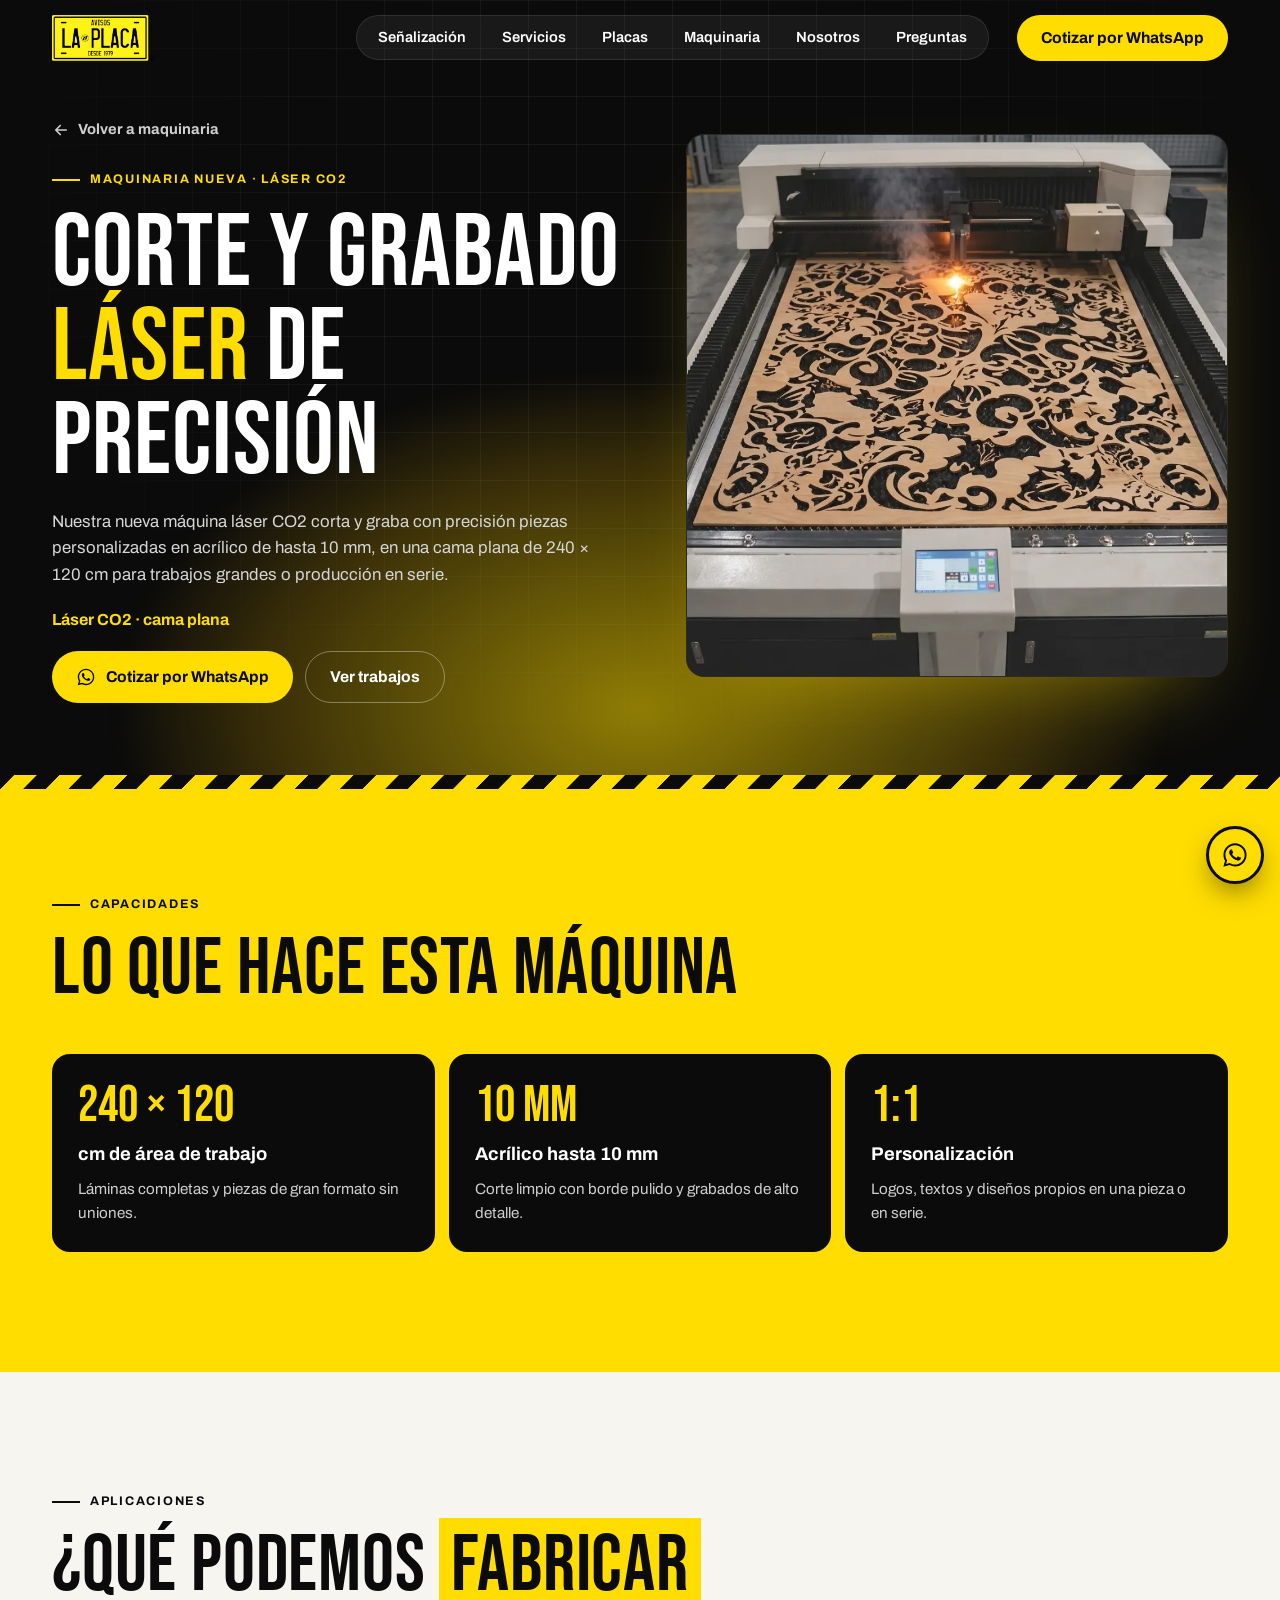
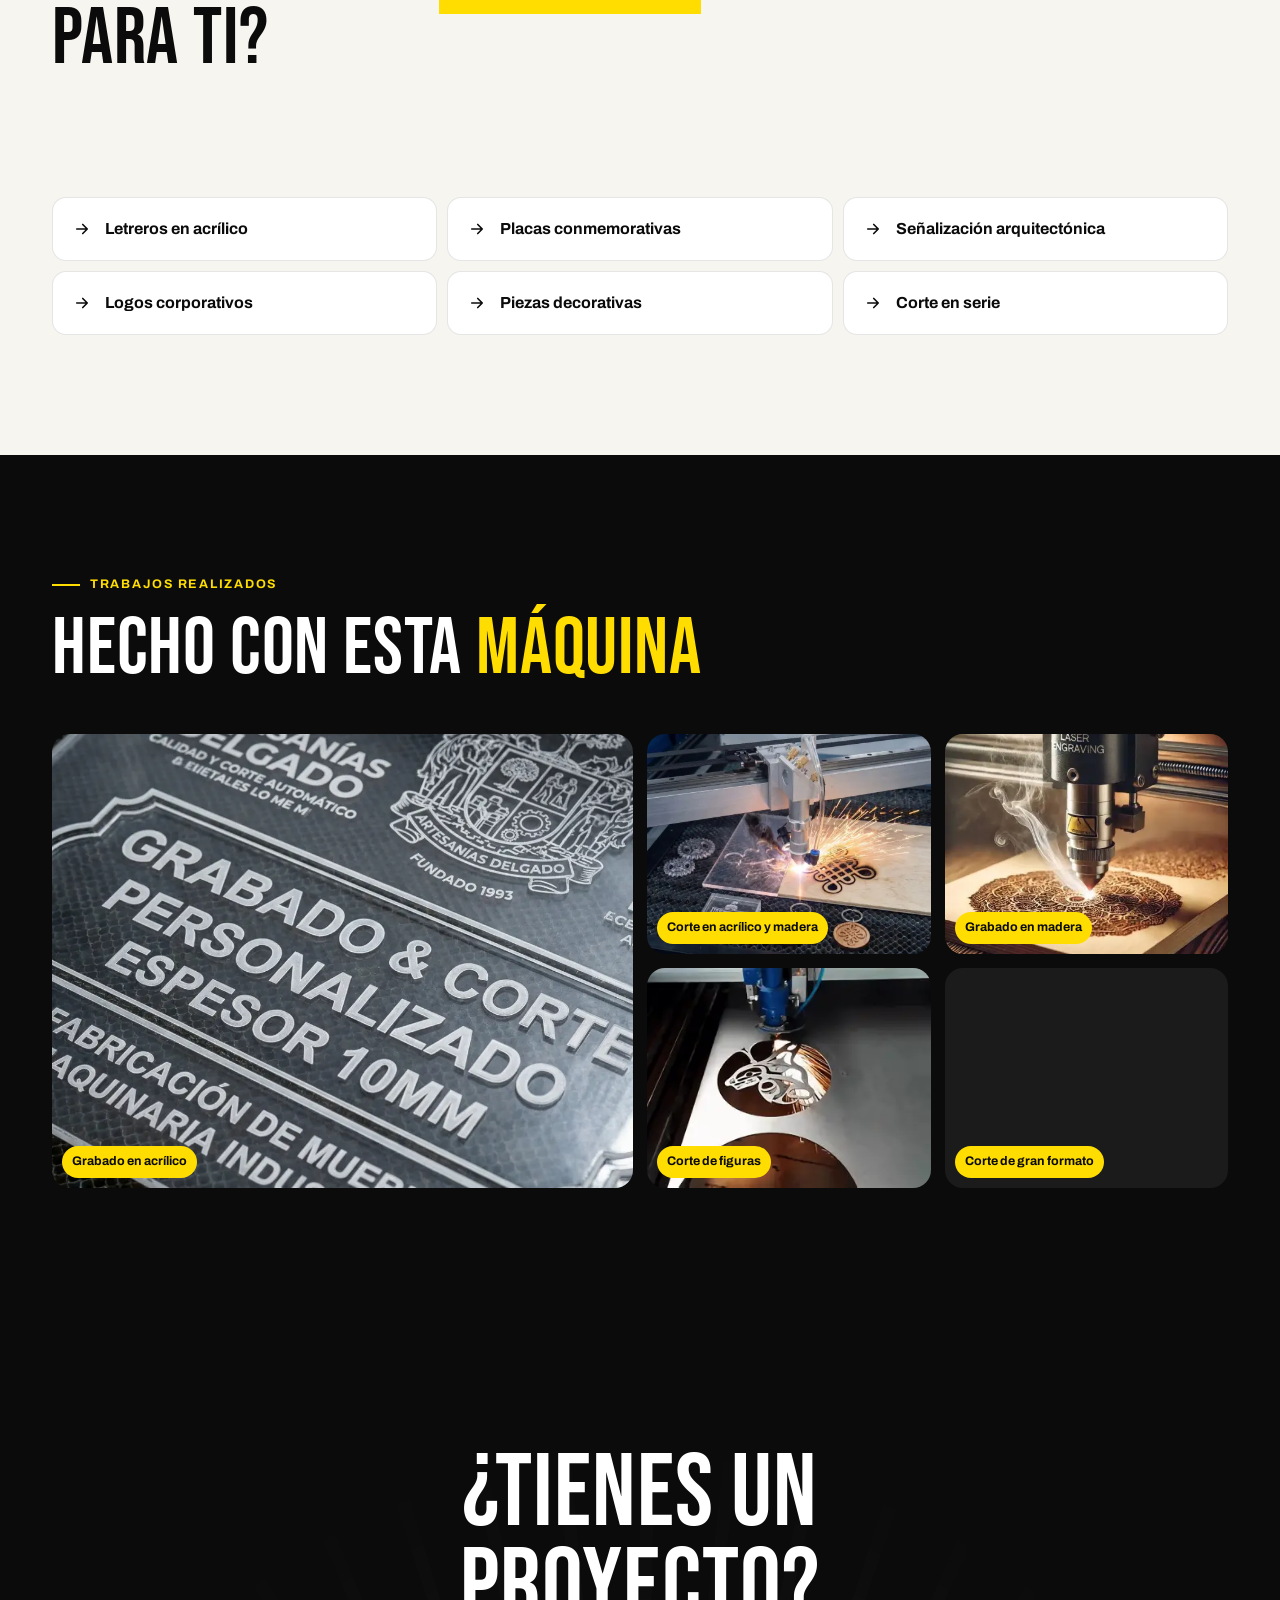
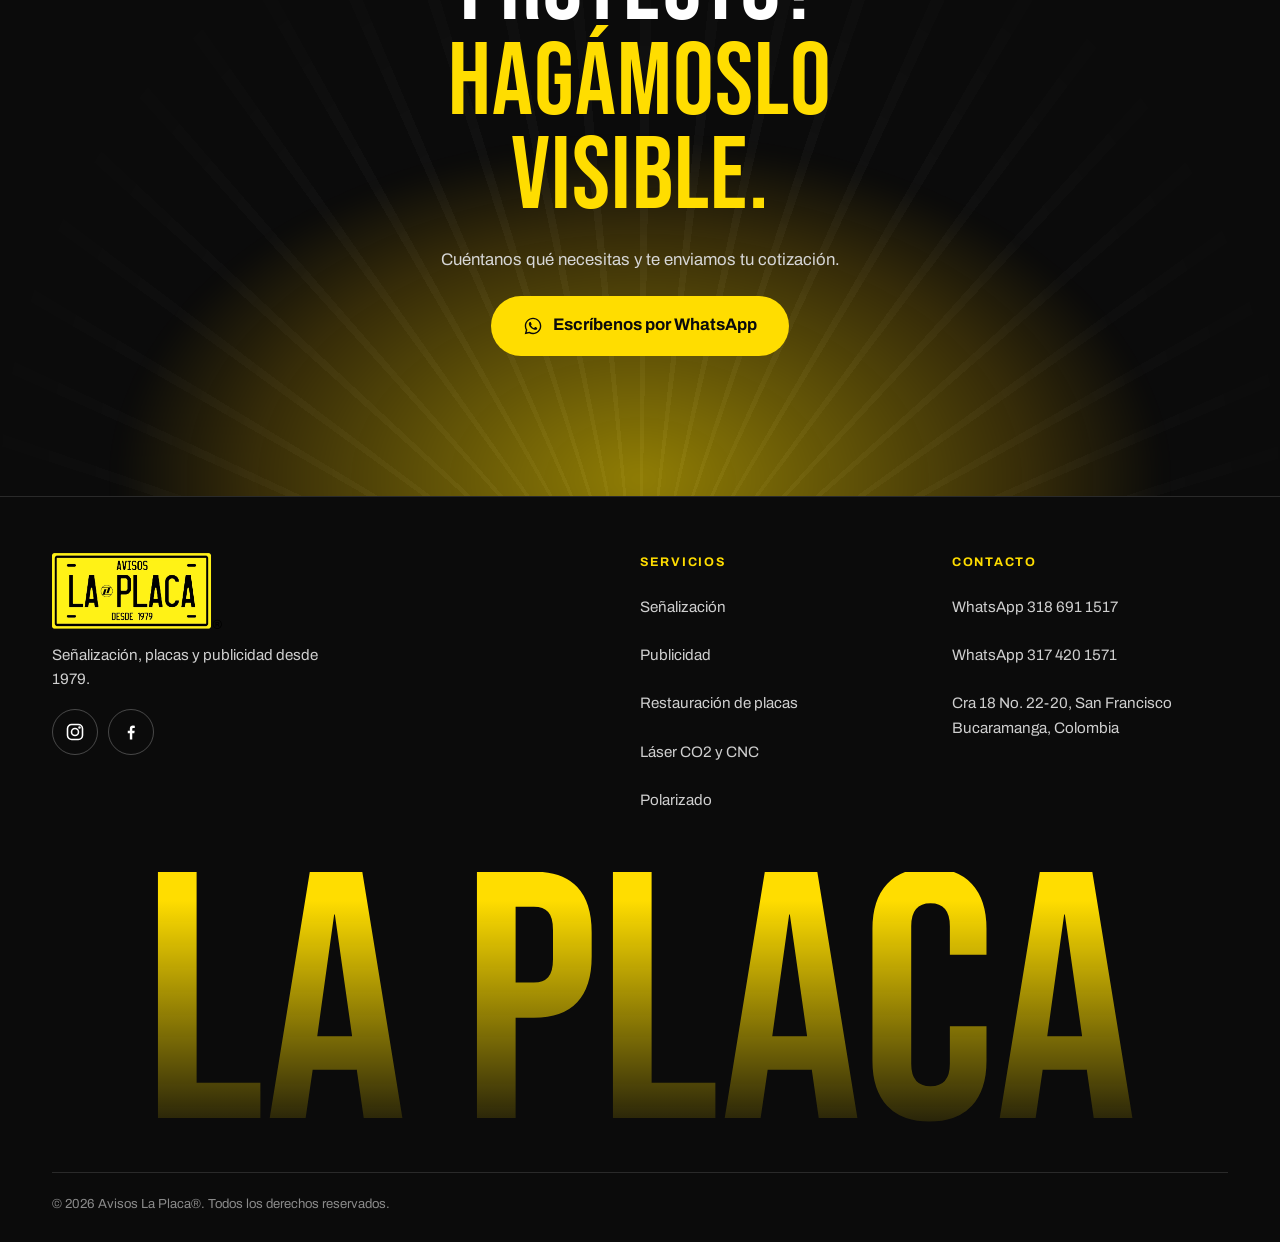
<file: laser-co2.html>
<!doctype html>
<html lang="es">
<head>
  <meta charset="utf-8">
  <meta name="viewport" content="width=device-width, initial-scale=1, viewport-fit=cover">
  <title>Corte y grabado láser CO2 | Avisos La Placa</title>
  <meta name="description" content="Corte y grabado láser CO2 en Bucaramanga: cama plana de 240 × 120 cm y acrílico hasta 10 mm. Letreros, placas, señalización y piezas personalizadas.">
  <meta name="theme-color" content="#0B0B0B">
  <link rel="icon" href="assets/img/logo-la-placa.png">
  <script>document.documentElement.classList.add('js');</script>
  <link rel="preconnect" href="https://fonts.googleapis.com">
  <link rel="preconnect" href="https://fonts.gstatic.com" crossorigin>
  <link href="https://fonts.googleapis.com/css2?family=Bebas+Neue&family=Archivo:wght@400;500;600;700;800&display=swap" rel="stylesheet">
  <link rel="preload" as="image" href="assets/img/logo-la-placa.webp" type="image/webp">
  <link rel="stylesheet" href="assets/css/styles.css?v=20261103">
</head>
<body class="subpage">

  <a class="skip" href="#main">Saltar al contenido</a>

  <!-- ===== Header ===== -->
  <header class="header" id="header">
    <div class="container header__inner">
      <a href="index.html" class="header__brand" aria-label="Avisos La Placa, inicio">
        <picture>
          <source srcset="assets/img/logo-la-placa.webp" type="image/webp">
          <img src="assets/img/logo-la-placa.png" alt="Avisos La Placa" width="673" height="300">
        </picture>
      </a>

      <nav class="nav" id="nav" aria-label="Principal">
        <ul class="nav__list">
          <li><a href="index.html#senalizacion">Señalización</a></li>
          <li><a href="index.html#servicios">Servicios</a></li>
          <li><a href="index.html#placas">Placas</a></li>
          <li><a href="index.html#maquinaria">Maquinaria</a></li>
          <li><a href="index.html#nosotros">Nosotros</a></li>
          <li><a href="index.html#faq">Preguntas</a></li>
        </ul>
        <a class="btn btn--yellow nav__cta" href="https://wa.me/573186911517?text=Hola%20Avisos%20La%20Placa%2C%20quiero%20una%20cotizaci%C3%B3n" target="_blank" rel="noopener">Cotizar por WhatsApp</a>
      </nav>

      <a class="btn btn--yellow btn--sm header__cta" href="https://wa.me/573186911517?text=Hola%20Avisos%20La%20Placa%2C%20quiero%20una%20cotizaci%C3%B3n" target="_blank" rel="noopener">Cotizar</a>

      <button class="burger" id="burger" aria-label="Abrir menú" aria-expanded="false" aria-controls="nav">
        <span></span><span></span>
      </button>
    </div>
  </header>

  <main id="main">

    <!-- ===== Hero máquina (negro) ===== -->
    <section class="sub-hero">
      <div class="hero__glow" aria-hidden="true"></div>
      <div class="hero__grid" aria-hidden="true"></div>
      <div class="container sub-hero__inner">
        <div class="sub-hero__copy">
          <a class="back" href="index.html#maquinaria" data-reveal><svg class="ico" aria-hidden="true"><use href="#i-arrow"/></svg> Volver a maquinaria</a>
          <p class="eyebrow" data-reveal>Maquinaria nueva · Láser CO2</p>
          <h1 class="display sub-hero__title" data-split>Corte y grabado <span class="hl">láser</span> de precisión</h1>
          <p class="lead" data-reveal>Nuestra nueva máquina láser CO2 corta y graba con precisión piezas personalizadas en acrílico de hasta 10 mm, en una cama plana de 240 × 120 cm para trabajos grandes o producción en serie.</p>
          <p class="machine__model" data-reveal>Láser CO2 · cama plana</p>
          <div class="hero__actions" data-reveal>
            <a class="btn btn--yellow" href="https://wa.me/573186911517?text=Hola%2C%20quiero%20cotizar%20corte%20o%20grabado%20l%C3%A1ser" target="_blank" rel="noopener"><svg class="ico" aria-hidden="true"><use href="#i-wa"/></svg> Cotizar por WhatsApp</a>
            <a class="btn btn--ghost" href="#trabajos">Ver trabajos</a>
          </div>
        </div>
        <div class="sub-hero__media" data-reveal><img src="assets/img/laser-co2-cama-960.webp" srcset="assets/img/laser-co2-cama-480.webp 480w, assets/img/laser-co2-cama-960.webp 960w" sizes="(min-width: 1024px) 50vw, 100vw" width="960" height="960" alt="Máquina láser CO2 de cama plana cortando un panel de madera con diseño ornamental" decoding="async"></div>
      </div>
    </section>

    <!-- ===== Capacidades (amarillo) ===== -->
    <section class="section section--yellow">
      <div class="hazard hazard--top" aria-hidden="true"></div>
      <div class="container">
        <div class="section__head">
          <p class="eyebrow eyebrow--dark" data-reveal>Capacidades</p>
          <h2 class="display h2" data-split>Lo que hace esta máquina</h2>
        </div>
        <ul class="caps">
          <li data-reveal><strong><span data-count="240">240</span> × <span data-count="120">120</span></strong><h3>cm de área de trabajo</h3><p>Láminas completas y piezas de gran formato sin uniones.</p></li>
          <li data-reveal><strong><span data-count="10">10</span> mm</strong><h3>Acrílico hasta 10 mm</h3><p>Corte limpio con borde pulido y grabados de alto detalle.</p></li>
          <li data-reveal><strong>1:1</strong><h3>Personalización</h3><p>Logos, textos y diseños propios en una pieza o en serie.</p></li>
        </ul>
      </div>
    </section>

    <!-- ===== Aplicaciones (blanco) ===== -->
    <section class="section section--white">
      <div class="container">
        <div class="section__head">
          <p class="eyebrow eyebrow--dark" data-reveal>Aplicaciones</p>
          <h2 class="display h2" data-split>¿Qué podemos <span class="hl-ink">fabricar</span> para ti?</h2>
          <p class="lead lead--dark" data-reveal>Cuéntanos tu idea con medidas y cantidades y te asesoramos en material y acabado.</p>
        </div>
        <ul class="apps">
          <li data-reveal><svg class="ico" aria-hidden="true"><use href="#i-arrow"/></svg>Letreros en acrílico</li>
          <li data-reveal><svg class="ico" aria-hidden="true"><use href="#i-arrow"/></svg>Placas conmemorativas</li>
          <li data-reveal><svg class="ico" aria-hidden="true"><use href="#i-arrow"/></svg>Señalización arquitectónica</li>
          <li data-reveal><svg class="ico" aria-hidden="true"><use href="#i-arrow"/></svg>Logos corporativos</li>
          <li data-reveal><svg class="ico" aria-hidden="true"><use href="#i-arrow"/></svg>Piezas decorativas</li>
          <li data-reveal><svg class="ico" aria-hidden="true"><use href="#i-arrow"/></svg>Corte en serie</li>
        </ul>
      </div>
    </section>

    <!-- ===== Trabajos (negro) ===== -->
    <section class="section section--black" id="trabajos">
      <div class="container">
        <div class="section__head">
          <p class="eyebrow" data-reveal>Trabajos realizados</p>
          <h2 class="display h2" data-split>Hecho con esta <span class="hl">máquina</span></h2>
        </div>
        <div class="gallery">
          <figure class="gallery__item gallery__item--tall" data-reveal><img src="assets/img/grabado-acrilico-960.webp" srcset="assets/img/grabado-acrilico-480.webp 480w, assets/img/grabado-acrilico-960.webp 960w" sizes="(min-width: 768px) 50vw, 100vw" width="960" height="960" alt="Placa de acrílico de 10 mm con logotipo y textos grabados con láser" loading="lazy" decoding="async"><figcaption>Grabado en acrílico</figcaption></figure>
          <figure class="gallery__item" data-reveal><img src="assets/img/laser-acrilico-madera-960.webp" srcset="assets/img/laser-acrilico-madera-480.webp 480w, assets/img/laser-acrilico-madera-960.webp 960w" sizes="(min-width: 768px) 25vw, 50vw" width="960" height="717" alt="Piezas cortadas y grabadas con láser en acrílico y madera: engranajes, llaveros y bloque grabado" loading="lazy" decoding="async"><figcaption>Corte en acrílico y madera</figcaption></figure>
          <figure class="gallery__item" data-reveal><img src="assets/img/laser-grabado-madera-960.webp" srcset="assets/img/laser-grabado-madera-480.webp 480w, assets/img/laser-grabado-madera-960.webp 960w" sizes="(min-width: 768px) 25vw, 50vw" width="960" height="960" alt="Mandala grabado con láser sobre una lámina de madera" loading="lazy" decoding="async"><figcaption>Grabado en madera</figcaption></figure>
          <figure class="gallery__item" data-reveal><img src="assets/img/laser-corte-figuras-960.webp" srcset="assets/img/laser-corte-figuras-480.webp 480w, assets/img/laser-corte-figuras-960.webp 960w" sizes="(min-width: 768px) 25vw, 50vw" width="960" height="540" alt="Figura decorativa calada con láser en una lámina" loading="lazy" decoding="async"><figcaption>Corte de figuras</figcaption></figure>
          <figure class="gallery__item" data-reveal><img src="assets/img/laser-co2-cama-960.webp" srcset="assets/img/laser-co2-cama-480.webp 480w, assets/img/laser-co2-cama-960.webp 960w" sizes="(min-width: 768px) 25vw, 50vw" width="960" height="960" alt="Panel de madera de gran formato calado con láser con diseño ornamental" loading="lazy" decoding="async"><figcaption>Corte de gran formato</figcaption></figure>
        </div>
      </div>
    </section>

    <!-- ===== CTA final (negro) ===== -->
    <section class="cta">
      <div class="hero__glow hero__glow--bottom" aria-hidden="true"></div>
      <div class="container cta__inner">
        <h2 class="display cta__title" data-split>¿Tienes un proyecto? <span class="hl">Hagámoslo visible.</span></h2>
        <p class="lead" data-reveal>Cuéntanos qué necesitas y te enviamos tu cotización.</p>
        <a class="btn btn--yellow btn--lg" href="https://wa.me/573186911517?text=Hola%2C%20quiero%20cotizar%20corte%20o%20grabado%20l%C3%A1ser" target="_blank" rel="noopener" data-reveal>
          <svg class="ico" aria-hidden="true"><use href="#i-wa"/></svg> Escríbenos por WhatsApp
        </a>
      </div>
    </section>
  </main>

  <!-- ===== Footer ===== -->
  <footer class="footer">
    <div class="container">
      <div class="footer__top">
        <div class="footer__brand">
          <picture>
            <source srcset="assets/img/logo-la-placa.webp" type="image/webp">
            <img src="assets/img/logo-la-placa.png" alt="Avisos La Placa" width="673" height="300" loading="lazy">
          </picture>
          <p>Señalización, placas y publicidad desde 1979.</p>
          <ul class="social">
            <li><a href="https://www.instagram.com/avisoslaplaca/" target="_blank" rel="noopener" aria-label="Instagram de Avisos La Placa"><svg aria-hidden="true"><use href="#i-ig"/></svg></a></li>
            <li><a href="https://www.facebook.com/avisoslaplaca1" target="_blank" rel="noopener" aria-label="Facebook de Avisos La Placa"><svg aria-hidden="true"><use href="#i-fb"/></svg></a></li>
          </ul>
        </div>
        <div class="footer__col">
          <h3>Servicios</h3>
          <ul>
            <li><a href="index.html#servicios">Señalización</a></li>
            <li><a href="index.html#servicios">Publicidad</a></li>
            <li><a href="index.html#placas">Restauración de placas</a></li>
            <li><a href="index.html#maquinaria">Láser CO2 y CNC</a></li>
            <li><a href="index.html#servicios">Polarizado</a></li>
          </ul>
        </div>
        <div class="footer__col">
          <h3>Contacto</h3>
          <ul>
            <li><a href="https://wa.me/573186911517" target="_blank" rel="noopener">WhatsApp 318 691 1517</a></li>
            <li><a href="https://wa.me/573174201571" target="_blank" rel="noopener">WhatsApp 317 420 1571</a></li>
            <li><a href="https://www.google.com/maps/search/?api=1&amp;query=Cra+18+%2322-20+San+Francisco+Bucaramanga+Colombia" target="_blank" rel="noopener">Cra 18 No. 22-20, San Francisco<br>Bucaramanga, Colombia</a></li>
          </ul>
        </div>
      </div>
      <div class="footer__word" aria-hidden="true">LA PLACA</div>
      <div class="footer__bottom">
        <p>© <span id="year">2026</span> Avisos La Placa®. Todos los derechos reservados.</p>
      </div>
    </div>
  </footer>

  <!-- WhatsApp flotante -->
  <a class="wa-float" href="https://wa.me/573186911517?text=Hola%20Avisos%20La%20Placa" target="_blank" rel="noopener" aria-label="Escríbenos por WhatsApp">
    <svg aria-hidden="true"><use href="#i-wa"/></svg>
  </a>

  <!-- ===== Íconos SVG ===== -->
  <svg width="0" height="0" style="position:absolute" aria-hidden="true">
    <symbol id="i-wa" viewBox="0 0 24 24"><path fill="currentColor" d="M12.04 2C6.58 2 2.13 6.45 2.13 11.91c0 1.75.46 3.45 1.32 4.95L2.05 22l5.25-1.38a9.9 9.9 0 0 0 4.74 1.21c5.46 0 9.91-4.45 9.91-9.91C21.95 6.45 17.5 2 12.04 2Zm0 18.15c-1.48 0-2.93-.4-4.2-1.15l-.3-.18-3.12.82.83-3.04-.2-.31a8.2 8.2 0 0 1-1.26-4.38c0-4.54 3.7-8.24 8.24-8.24 4.54 0 8.24 3.7 8.24 8.24 0 4.55-3.7 8.24-8.23 8.24Zm4.52-6.16c-.25-.12-1.47-.72-1.69-.81-.23-.08-.39-.12-.56.13-.16.25-.64.81-.79.97-.14.17-.29.19-.54.06-.25-.12-1.05-.39-1.99-1.23-.74-.66-1.23-1.47-1.38-1.72-.14-.25-.02-.38.11-.51.11-.11.25-.29.37-.43.13-.15.17-.25.25-.42.08-.17.04-.31-.02-.43-.06-.12-.56-1.34-.76-1.84-.2-.48-.41-.42-.56-.43h-.48c-.17 0-.43.06-.66.31-.22.25-.86.85-.86 2.07 0 1.22.89 2.4 1.01 2.56.12.17 1.75 2.67 4.23 3.74.59.26 1.05.41 1.41.52.59.19 1.13.16 1.56.1.48-.07 1.47-.6 1.67-1.18.21-.58.21-1.07.14-1.18-.06-.1-.22-.16-.47-.29Z"/></symbol>
    <symbol id="i-arrow" viewBox="0 0 24 24"><path fill="none" stroke="currentColor" stroke-width="2.2" stroke-linecap="round" stroke-linejoin="round" d="M5 12h14M13 6l6 6-6 6"/></symbol>
    <symbol id="i-megaphone" viewBox="0 0 24 24"><g fill="none" stroke="currentColor" stroke-width="1.8" stroke-linecap="round" stroke-linejoin="round"><path d="M3 11v2a1 1 0 0 0 1 1h3l6 4V6L7 10H4a1 1 0 0 0-1 1Z"/><path d="M16 9a3 3 0 0 1 0 6M18.5 6.5a7 7 0 0 1 0 11"/></g></symbol>
    <symbol id="i-plate" viewBox="0 0 24 24"><g fill="none" stroke="currentColor" stroke-width="1.8" stroke-linecap="round"><rect x="2" y="6" width="20" height="12" rx="2"/><path d="M6 10h3M6 14h5M14 10v4M17 10v4"/><circle cx="4.5" cy="8.5" r=".4"/><circle cx="19.5" cy="8.5" r=".4"/></g></symbol>
    <symbol id="i-laser" viewBox="0 0 24 24"><g fill="none" stroke="currentColor" stroke-width="1.8" stroke-linecap="round" stroke-linejoin="round"><path d="M9 2h6v6l-3 3-3-3Z"/><path d="M12 11v6"/><path d="M4 21h16M8 17l-2 4M16 17l2 4"/></g></symbol>
    <symbol id="i-cnc" viewBox="0 0 24 24"><g fill="none" stroke="currentColor" stroke-width="1.8" stroke-linecap="round" stroke-linejoin="round"><path d="M3 4h18M7 4v4h10V4M10 8v5l2 3 2-3V8"/><path d="M3 20h18M5 20v-2h14v2"/></g></symbol>
    <symbol id="i-play" viewBox="0 0 24 24"><path fill="currentColor" d="M8 5.5v13a1 1 0 0 0 1.5.86l10.5-6.5a1 1 0 0 0 0-1.72L9.5 4.64A1 1 0 0 0 8 5.5Z"/></symbol>
    <symbol id="i-ig" viewBox="0 0 24 24"><g fill="none" stroke="currentColor" stroke-width="1.9"><rect x="3" y="3" width="18" height="18" rx="5"/><circle cx="12" cy="12" r="4.2"/><circle cx="17.4" cy="6.6" r=".6" fill="currentColor"/></g></symbol>
    <symbol id="i-fb" viewBox="0 0 24 24"><path fill="currentColor" d="M13.5 21v-7.5h2.5l.4-3h-2.9V8.6c0-.87.25-1.46 1.5-1.46h1.55V4.47A20.6 20.6 0 0 0 14.3 4.3c-2.2 0-3.7 1.34-3.7 3.8v2.4H8.1v3h2.5V21h2.9Z"/></symbol>
  </svg>

  <script src="assets/js/main.js?v=20261103" defer></script>
</body>
</html>
</file>
<file: assets/css/styles.css>
/* =========================================================
   Avisos La Placa — estilos
   Mobile first · amarillo / negro / blanco
   ========================================================= */

:root {
  --yellow: #FFDD00;
  --yellow-deep: #F5C400;
  --black: #0B0B0B;
  --ink: #141414;
  --coal: #1B1B1B;
  --line-dark: #2A2A2A;
  --white: #FFFFFF;
  --paper: #F6F5F0;
  --muted: #A3A3A3;
  --muted-dark: #4A4A4A;

  --font-display: "Bebas Neue", "Oswald", Impact, sans-serif;
  --font-body: "Archivo", system-ui, -apple-system, "Segoe UI", sans-serif;

  --radius: 18px;
  --radius-sm: 10px;
  --gutter: 20px;
  --section-y: 88px;
  --header-h: 64px;

  --ease-out: cubic-bezier(.16, 1, .3, 1);
  --ease-io: cubic-bezier(.77, 0, .18, 1);
}

@media (min-width: 768px) {
  :root { --gutter: 32px; --section-y: 120px; --header-h: 76px; }
}

/* ---------- Base ---------- */
*, *::before, *::after { box-sizing: border-box; }
html { scroll-behavior: smooth; scroll-padding-top: var(--header-h); -webkit-text-size-adjust: 100%; }
body {
  margin: 0;
  font-family: var(--font-body);
  font-size: 16px;
  line-height: 1.6;
  color: var(--white);
  background: var(--black);
  -webkit-font-smoothing: antialiased;
  overflow-x: hidden;
}
main { overflow-x: clip; }
img, svg { display: block; max-width: 100%; }
img { height: auto; }
a { color: inherit; text-decoration: none; }
ul, ol { margin: 0; padding: 0; list-style: none; }
h1, h2, h3, p { margin: 0; }
button { font: inherit; color: inherit; background: none; border: 0; cursor: pointer; }
:focus-visible { outline: 3px solid var(--yellow); outline-offset: 3px; border-radius: 6px; }
.section--yellow :focus-visible, .card--yellow :focus-visible { outline-color: var(--black); }

.container { width: 100%; max-width: 1240px; margin-inline: auto; padding-inline: var(--gutter); }

.skip {
  position: absolute; left: 12px; top: -60px; z-index: 200;
  background: var(--yellow); color: var(--black); padding: 10px 16px; border-radius: 8px; font-weight: 700;
}
.skip:focus { top: 12px; }

/* ---------- Tipografía ---------- */
.display {
  font-family: var(--font-display);
  font-weight: 400;
  line-height: .92;
  letter-spacing: .01em;
  text-transform: uppercase;
}
.h2 { font-size: clamp(2.6rem, 9vw, 5rem); }
.lead { font-size: 1.05rem; color: #D6D6D6; max-width: 56ch; }
.lead--dark { color: var(--muted-dark); }
.section--yellow .lead--dark { color: #2B2B2B; }
.hl { color: var(--yellow); }
.hl-ink {
  background: var(--yellow); color: var(--black);
  padding: 0 .15em; box-decoration-break: clone; -webkit-box-decoration-break: clone;
}

.eyebrow {
  display: inline-flex; align-items: center; gap: 10px;
  font-size: .78rem; font-weight: 700; letter-spacing: .14em; text-transform: uppercase;
  color: var(--yellow); margin-bottom: 18px;
}
.eyebrow::before { content: ""; width: 28px; height: 2px; background: currentColor; }
.eyebrow .dot { display: none; }
.eyebrow--dark { color: var(--black); }

/* ---------- Botones ---------- */
.btn {
  --h: 52px;
  display: inline-flex; align-items: center; justify-content: center; gap: 10px;
  min-height: var(--h); padding: 0 24px;
  border-radius: 999px; font-weight: 700; font-size: .98rem;
  transition: transform .2s var(--ease-out), background-color .2s, color .2s, box-shadow .2s;
  cursor: pointer; white-space: nowrap;
}
.btn:active { transform: scale(.97); }
.btn--sm { --h: 44px; padding: 0 18px; font-size: .9rem; }
.btn--lg { --h: 60px; padding: 0 32px; font-size: 1.05rem; }
.btn--yellow { background: var(--yellow); color: var(--black); box-shadow: 0 0 0 0 rgba(255, 221, 0, .5); }
.btn--yellow:hover { background: var(--white); box-shadow: 0 10px 30px -10px rgba(255, 221, 0, .6); }
.btn--ghost { border: 1.5px solid rgba(255, 255, 255, .35); color: var(--white); }
.btn--ghost:hover { border-color: var(--yellow); color: var(--yellow); }
.btn--black { background: var(--black); color: var(--white); }
.btn--black:hover { background: var(--yellow); color: var(--black); }
.ico { width: 20px; height: 20px; flex: none; }

.link {
  display: inline-flex; align-items: center; gap: 8px; min-height: 44px;
  font-weight: 700; color: var(--yellow);
}
.link .ico { width: 18px; height: 18px; transition: transform .25s var(--ease-out); }
.link:hover .ico { transform: translateX(4px); }
.link--ink { color: var(--black); }

/* =========================================================
   INTRO móvil — franjas amarillas + logo
   ========================================================= */
.intro { display: none; }
.has-intro body { overflow: hidden; }
.has-intro .intro {
  display: block; position: fixed; inset: 0; z-index: 1000; pointer-events: none;
}
.intro__stripes { position: absolute; inset: 0; display: flex; }
.intro__stripes span {
  flex: 1 1 0; height: 100%; background: #FFF215;
  transform: scaleY(0); transform-origin: bottom;
  animation: stripeIn .55s var(--ease-io) forwards;
  margin-left: -1px; /* evita líneas entre franjas */
}
.intro__stripes span:nth-child(even) { transform-origin: top; }
.intro__stripes span:nth-child(1) { animation-delay: .05s; }
.intro__stripes span:nth-child(2) { animation-delay: .12s; }
.intro__stripes span:nth-child(3) { animation-delay: .19s; }
.intro__stripes span:nth-child(4) { animation-delay: .26s; }
.intro__stripes span:nth-child(5) { animation-delay: .33s; }
.intro__stripes span:nth-child(6) { animation-delay: .40s; }

.intro__logo {
  position: absolute; inset: 0; display: grid; place-items: center; padding: 0 12%;
}
.intro__logo picture {
  width: 100%; max-width: 320px;
  opacity: 0; transform: scale(.85);
  animation: logoIn .6s var(--ease-out) .85s forwards;
}
.intro__logo img { width: 100%; }

/* Salida */
.intro.is-leaving .intro__logo picture { animation: logoOut .35s var(--ease-io) forwards; }
.intro.is-leaving .intro__stripes span {
  transform: scaleY(1);
  animation: stripeOut .55s var(--ease-io) forwards;
}
.intro.is-leaving .intro__stripes span:nth-child(1) { animation-delay: .20s; }
.intro.is-leaving .intro__stripes span:nth-child(2) { animation-delay: .26s; }
.intro.is-leaving .intro__stripes span:nth-child(3) { animation-delay: .32s; }
.intro.is-leaving .intro__stripes span:nth-child(4) { animation-delay: .38s; }
.intro.is-leaving .intro__stripes span:nth-child(5) { animation-delay: .44s; }
.intro.is-leaving .intro__stripes span:nth-child(6) { animation-delay: .50s; }

@keyframes stripeIn { to { transform: scaleY(1); } }
@keyframes stripeOut { from { transform: scaleY(1); } to { transform: scaleY(0); } }
@keyframes logoIn { to { opacity: 1; transform: scale(1); } }
@keyframes logoOut { to { opacity: 0; transform: scale(1.08); } }
/* Invierte el origen al salir para que las franjas "se retiren" */
.intro.is-leaving .intro__stripes span { transform-origin: top; }
.intro.is-leaving .intro__stripes span:nth-child(even) { transform-origin: bottom; }

/* =========================================================
   HEADER
   ========================================================= */
.header {
  position: fixed; inset: 0 0 auto 0; z-index: 100; height: var(--header-h);
  transition: background-color .3s, backdrop-filter .3s, border-color .3s;
  border-bottom: 1px solid transparent;
}
.header.is-scrolled {
  background: rgba(11, 11, 11, .82);
  backdrop-filter: blur(14px); -webkit-backdrop-filter: blur(14px);
  border-bottom-color: rgba(255, 255, 255, .08);
}
.header__inner { height: 100%; display: flex; align-items: center; gap: 12px; }
.header__brand { margin-right: auto; display: block; position: relative; z-index: 2; }
.header__brand img { height: 38px; width: auto; }
@media (min-width: 768px) { .header__brand img { height: 46px; } }

.burger {
  width: 44px; height: 44px; border-radius: 50%;
  display: grid; place-content: center; gap: 6px;
  background: var(--white); position: relative; z-index: 2;
}
.burger span { display: block; width: 18px; height: 2px; background: var(--black); transition: transform .3s var(--ease-out); }
.burger[aria-expanded="true"] span:first-child { transform: translateY(4px) rotate(45deg); }
.burger[aria-expanded="true"] span:last-child { transform: translateY(-4px) rotate(-45deg); }

/* Menú móvil */
.nav {
  position: fixed; inset: 0; z-index: 1;
  background: var(--yellow); color: var(--black);
  display: flex; flex-direction: column; justify-content: center; gap: 32px;
  padding: calc(var(--header-h) + 24px) var(--gutter) 40px;
  clip-path: circle(0 at calc(100% - 42px) 32px);
  transition: clip-path .6s var(--ease-io);
  visibility: hidden;
}
.nav.is-open { clip-path: circle(150% at calc(100% - 42px) 32px); visibility: visible; }
.nav__list { display: grid; gap: 4px; }
.nav__list a {
  font-family: var(--font-display); font-size: 3.2rem; line-height: 1.05; display: block; padding: 4px 0;
  opacity: 0; transform: translateY(20px);
  transition: opacity .4s, transform .5s var(--ease-out);
}
.nav.is-open .nav__list a { opacity: 1; transform: none; }
.nav.is-open .nav__list li:nth-child(1) a { transition-delay: .15s; }
.nav.is-open .nav__list li:nth-child(2) a { transition-delay: .2s; }
.nav.is-open .nav__list li:nth-child(3) a { transition-delay: .25s; }
.nav.is-open .nav__list li:nth-child(4) a { transition-delay: .3s; }
.nav.is-open .nav__list li:nth-child(5) a { transition-delay: .35s; }
.nav__cta { background: var(--black); color: var(--white); align-self: flex-start; }
.nav__cta:hover { background: var(--white); color: var(--black); }
.header__cta { display: none; }

@media (min-width: 380px) { .header__cta { display: inline-flex; } }

@media (min-width: 1024px) {
  .burger, .header__cta { display: none !important; }
  .nav {
    position: static; clip-path: none; visibility: visible; background: none; color: var(--white);
    flex-direction: row; align-items: center; padding: 0; gap: 28px;
  }
  .nav__list { display: flex; gap: 4px; background: rgba(255, 255, 255, .06); border: 1px solid rgba(255, 255, 255, .1); padding: 5px; border-radius: 999px; }
  .nav__list a {
    font-family: var(--font-body); font-size: .92rem; font-weight: 600; padding: 9px 16px; border-radius: 999px;
    opacity: 1; transform: none; transition: background-color .2s, color .2s;
  }
  .nav__list a:hover { background: var(--yellow); color: var(--black); }
  .nav__cta { background: var(--yellow); color: var(--black); --h: 46px; }
  .nav__cta:hover { background: var(--white); }
}

/* =========================================================
   HERO
   ========================================================= */
.hero {
  position: relative; overflow: hidden; isolation: isolate;
  min-height: 100svh; padding: calc(var(--header-h) + 40px) 0 64px;
  display: flex; align-items: center;
}
.hero__glow {
  position: absolute; z-index: -1; pointer-events: none;
  width: 140vw; height: 90vw; max-width: 1400px; max-height: 900px;
  left: 50%; bottom: -30vw; transform: translateX(-50%);
  background: radial-gradient(closest-side, rgba(255, 221, 0, .55), rgba(255, 196, 0, .18) 55%, transparent 75%);
  filter: blur(10px);
  animation: glow 7s ease-in-out infinite alternate;
}
.hero__glow--sm { bottom: auto; top: -40%; opacity: .45; }
.hero__glow--bottom { bottom: -55%; }
@keyframes glow { from { transform: translateX(-50%) scale(1); } to { transform: translateX(-50%) scale(1.12); } }

.hero__grid {
  position: absolute; inset: 0; z-index: -1; pointer-events: none;
  background-image:
    linear-gradient(rgba(255, 255, 255, .05) 1px, transparent 1px),
    linear-gradient(90deg, rgba(255, 255, 255, .05) 1px, transparent 1px);
  background-size: 48px 48px;
  mask-image: radial-gradient(ellipse at 50% 30%, #000 30%, transparent 75%);
  -webkit-mask-image: radial-gradient(ellipse at 50% 30%, #000 30%, transparent 75%);
}

.hero__inner { display: grid; gap: 48px; align-items: center; }
.hero__title { font-size: clamp(3.4rem, 15vw, 7.6rem); margin-bottom: 22px; }
.hero__lead { margin-bottom: 30px; }
.hero__actions { display: flex; flex-wrap: wrap; gap: 12px; margin-bottom: 40px; }
.hero__actions .btn { flex: 1 1 auto; }
@media (min-width: 480px) { .hero__actions .btn { flex: 0 0 auto; } }

.hero__trust { display: grid; grid-template-columns: repeat(3, 1fr); gap: 12px; border-top: 1px solid rgba(255, 255, 255, .12); padding-top: 22px; max-width: 520px; }
.hero__trust strong { display: block; font-family: var(--font-display); font-size: 2.4rem; line-height: 1; color: var(--yellow); font-weight: 400; }
.hero__trust span { font-size: .8rem; color: var(--muted); line-height: 1.3; display: block; }

/* Visual */
.hero__visual { position: relative; aspect-ratio: 1 / .78; width: 100%; max-width: 560px; margin-inline: auto; }
.plate {
  position: absolute; left: 50%; top: 50%; width: 88%;
  transform: translate(-50%, -50%) rotate(-6deg);
  aspect-ratio: 673 / 300;
  animation: plateFloat 6s ease-in-out infinite;
}
.plate__logo {
  width: 100%; height: 100%;
  filter: drop-shadow(0 30px 40px rgba(255, 221, 0, .35)) drop-shadow(0 16px 22px rgba(0, 0, 0, .7));
}
/* el brillo se recorta con la silueta del logo */
.plate__glint {
  position: absolute; inset: 0; overflow: hidden; pointer-events: none;
  -webkit-mask: url("../img/logo-la-placa.webp") center / 100% 100% no-repeat;
  mask: url("../img/logo-la-placa.webp") center / 100% 100% no-repeat;
}
.plate__shine {
  position: absolute; inset: -50% auto -50% -60%; width: 40%;
  background: linear-gradient(90deg, transparent, rgba(255, 255, 255, .75), transparent);
  transform: skewX(-20deg);
  animation: shine 4.5s var(--ease-io) 1.2s infinite;
}
@keyframes shine { 0% { left: -60%; } 45%, 100% { left: 130%; } }
@keyframes plateFloat {
  0%, 100% { transform: translate(-50%, -50%) rotate(-6deg); }
  50% { transform: translate(-50%, -54%) rotate(-4deg); }
}

.sign { position: absolute; filter: drop-shadow(0 16px 24px rgba(0, 0, 0, .6)); }
.sign--diamond { width: 30%; right: -2%; top: -4%; animation: bob 5s ease-in-out infinite; }
.sign--speed { width: 21%; left: 0; bottom: 2%; animation: bob 6s ease-in-out .6s infinite; }
.sign--exit { width: 30%; right: 4%; bottom: -2%; animation: bob 5.5s ease-in-out 1.1s infinite; }
@keyframes bob { 0%, 100% { transform: translateY(0) rotate(0); } 50% { transform: translateY(-12px) rotate(3deg); } }

@media (min-width: 1024px) {
  .hero__inner { grid-template-columns: 1.1fr 1fr; gap: 40px; }
  .hero__visual { max-width: none; }
}

/* =========================================================
   MARQUEE
   ========================================================= */
.marquee {
  background: var(--yellow); color: var(--black); overflow: hidden;
  border-block: 3px solid var(--black);
  transform: rotate(-1.5deg); margin: -14px -10px 0; position: relative; z-index: 2;
}
.marquee__track {
  display: flex; align-items: center; gap: 22px; width: max-content; padding: 14px 0;
  font-family: var(--font-display); font-size: 1.8rem; text-transform: uppercase; line-height: 1;
  animation: marquee 32s linear infinite;
}
.marquee__track b { font-size: 1rem; font-weight: 400; }
@keyframes marquee { to { transform: translateX(-50%); } }

/* =========================================================
   SECCIONES
   ========================================================= */
.section { position: relative; padding: var(--section-y) 0; overflow: hidden; isolation: isolate; }
.section--white { background: var(--paper); color: var(--black); }
.section--yellow { background: var(--yellow); color: var(--black); }
.section--black { background: var(--black); color: var(--white); }
.section__head { display: grid; gap: 18px; margin-bottom: 48px; max-width: 760px; }
.section__head .eyebrow { margin-bottom: 0; }
.section__head--center { margin-inline: auto; text-align: center; justify-items: center; }

/* ---------- Bento servicios ---------- */
.bento { display: grid; gap: 14px; }
.card {
  position: relative; border-radius: var(--radius); padding: 26px;
  display: flex; flex-direction: column; gap: 14px; overflow: hidden;
  transition: transform .4s var(--ease-out), box-shadow .4s;
}
.card:hover { transform: translateY(-4px); box-shadow: 0 24px 50px -24px rgba(0, 0, 0, .45); }
.card p { font-size: .98rem; }
.card__num { font-family: var(--font-display); font-size: 1.1rem; letter-spacing: .1em; opacity: .55; }
.card__title { font-family: var(--font-display); font-weight: 400; font-size: 2.3rem; line-height: .95; text-transform: uppercase; }
.card__icon { width: 44px; height: 44px; }
.card .link { margin-top: auto; }

.card--black { background: var(--ink); color: var(--white); }
.card--black p { color: #CFCFCF; }
.card--black .card__icon { color: var(--yellow); }
.card--yellow { background: var(--yellow); color: var(--black); }
.card--outline { background: var(--white); color: var(--black); border: 2px solid var(--black); }

.card--feature { background: var(--black); color: var(--white); padding: 0; }
.card__media { aspect-ratio: 4 / 3; overflow: hidden; background: var(--coal); }
.card__media img { width: 100%; height: 100%; object-fit: cover; object-position: center; transition: transform .8s var(--ease-out); }
.card--feature:hover .card__media img { transform: scale(1.05); }

/* Slider de señales (2 visibles) */
.signs { position: relative; aspect-ratio: 2 / 1; }
.signs__track { display: flex; height: 100%; transition: transform .8s var(--ease-io); will-change: transform; }
.signs__slide { flex: 0 0 50%; height: 100%; margin: 0; overflow: hidden; border-right: 3px solid var(--black); }
.card__body { padding: 26px; display: flex; flex-direction: column; gap: 14px; }

.tags { display: flex; flex-wrap: wrap; gap: 8px; }
.tags li {
  font-size: .85rem; font-weight: 600; padding: 7px 12px; border-radius: 999px;
  border: 1px solid rgba(255, 221, 0, .45); color: var(--yellow);
}

@media (min-width: 768px) {
  .bento { grid-template-columns: repeat(2, 1fr); gap: 18px; }
  .card--feature { grid-column: span 2; display: grid; grid-template-columns: 1fr 1fr; }
  .card__media { aspect-ratio: auto; min-height: 100%; }
  .signs { min-height: 320px; }
  .card__body { padding: 36px; justify-content: center; }
}
@media (min-width: 1024px) {
  .bento { grid-template-columns: repeat(4, 1fr); grid-auto-rows: minmax(260px, auto); }
  .card--feature { grid-column: span 2; grid-row: span 2; grid-template-columns: 1fr; grid-template-rows: 1fr auto; }
  .card__media { aspect-ratio: 16 / 9; min-height: 0; }
  .card { padding: 30px; }
  .card--feature { padding: 0; }
}

/* Polarizado discreto */
.also {
  margin-top: 18px; display: flex; flex-wrap: wrap; align-items: center; gap: 10px 18px;
  padding: 18px 22px; border-radius: var(--radius); border: 1px dashed rgba(0, 0, 0, .25);
  color: var(--muted-dark); font-size: .95rem;
}
.also p { flex: 1 1 260px; }
.also__thumbs { display: flex; }
.also__thumbs img { width: 52px; height: 52px; object-fit: cover; border-radius: 50%; border: 2px solid var(--paper); }
.also__thumbs img + img { margin-left: -14px; }
.also strong { color: var(--black); }
.also__label {
  font-size: .72rem; font-weight: 800; letter-spacing: .14em; text-transform: uppercase;
  background: var(--black); color: var(--yellow); padding: 5px 10px; border-radius: 6px;
}

/* ---------- Hazard stripes ---------- */
.hazard { position: absolute; left: 0; right: 0; height: 14px; z-index: -1; }
.hazard--top { top: 0; background: repeating-linear-gradient(-45deg, var(--black) 0 16px, var(--yellow) 16px 32px); animation: hazard 1.5s linear infinite; background-size: 45.25px 100%; }
@keyframes hazard { to { background-position: 45.25px 0; } }

/* ---------- Split (placas) ---------- */
.split { display: grid; gap: 48px; align-items: center; }
.split__copy { display: grid; gap: 20px; }
.split__copy .eyebrow { margin-bottom: 0; }
@media (min-width: 1024px) { .split { grid-template-columns: 1fr 1fr; gap: 72px; } }

.steps { display: grid; gap: 14px; margin-top: 8px; }
.steps li { display: flex; gap: 16px; align-items: flex-start; }
.steps li > span {
  flex: none; width: 40px; height: 40px; border-radius: 50%; background: var(--black); color: var(--yellow);
  display: grid; place-items: center; font-family: var(--font-display); font-size: 1.3rem;
}
.steps strong { display: block; font-size: 1.05rem; }
.steps p { color: #2B2B2B; font-size: .95rem; }

.chips { display: flex; flex-wrap: wrap; gap: 10px; }
.chip { padding: 10px 18px; border-radius: 999px; background: var(--black); color: var(--white); font-weight: 700; font-size: .9rem; }

.ba { position: relative; display: grid; grid-template-columns: 1fr 1fr; gap: 10px; }
.ba__img { margin: 0; aspect-ratio: 3 / 4; border-radius: var(--radius); overflow: hidden; border: 3px solid var(--black); background: var(--black); }
.ba__img img { width: 100%; height: 100%; object-fit: cover; }
.ba__img:last-of-type { transform: translateY(32px); }
.ba__tag {
  position: absolute; top: 14px; padding: 6px 12px; border-radius: 999px;
  font-size: .75rem; font-weight: 800; letter-spacing: .1em; text-transform: uppercase;
}
.ba__tag--a { left: 14px; background: var(--yellow); color: var(--black); }
.ba__tag--b { left: calc(50% + 19px); top: 46px; background: var(--black); color: var(--yellow); }

/* ---------- Placeholders de imagen ---------- */
.ph {
  position: relative; display: grid; place-items: center; text-align: center;
  width: 100%; height: 100%; min-height: 160px; overflow: hidden;
  font-weight: 700; font-size: .85rem; letter-spacing: .04em; text-transform: uppercase;
}
.ph small { font-weight: 500; text-transform: none; letter-spacing: 0; opacity: .8; font-size: .85rem; }
.ph--dark { background: repeating-linear-gradient(-45deg, #1A1A1A 0 14px, #141414 14px 28px); color: #8A8A8A; border: 1px solid var(--line-dark); }
.ph--light { background: repeating-linear-gradient(-45deg, #FFFFFF 0 14px, #F2F2F2 14px 28px); color: #6B6B6B; border: 1px solid rgba(0, 0, 0, .1); }
.ph--wide { aspect-ratio: 16 / 10; min-height: 0; border-radius: var(--radius-sm); }
.ph span { position: relative; z-index: 1; padding: 12px; }

/* ---------- Maquinaria ---------- */
.machines { display: grid; gap: 16px; }
.machine {
  background: var(--ink); border: 1px solid var(--line-dark); border-radius: var(--radius);
  padding: 12px; display: grid; gap: 4px;
  transition: border-color .3s, transform .4s var(--ease-out);
}
.machine:hover { border-color: var(--yellow); transform: translateY(-4px); }
.machine__media { aspect-ratio: 16 / 10; border-radius: var(--radius-sm); overflow: hidden; background: var(--coal); }
.machine__media img { width: 100%; height: 100%; object-fit: cover; background: var(--white); transition: transform .8s var(--ease-out); }
.machine:hover .machine__media img { transform: scale(1.05); }
.machine__body { padding: 16px 12px 14px; display: grid; gap: 10px; align-content: start; }
.machine h3 { font-family: var(--font-display); font-weight: 400; font-size: 2rem; line-height: 1; text-transform: uppercase; }
.machine p { color: #CFCFCF; font-size: .96rem; }
.machine__model { color: var(--yellow) !important; font-weight: 700; }
.machine__more { justify-self: start; margin-top: 4px; }
.badge {
  justify-self: start; background: var(--yellow); color: var(--black);
  font-size: .7rem; font-weight: 800; letter-spacing: .14em; text-transform: uppercase; padding: 5px 10px; border-radius: 6px;
}
.spec { display: flex; align-items: baseline; gap: 8px; flex-wrap: wrap; font-family: var(--font-display); color: var(--yellow); }
.spec strong { font-size: 3.2rem; line-height: 1; font-weight: 400; }
.spec span { font-size: 2rem; color: var(--white); }
.spec em { font-family: var(--font-body); font-style: normal; color: var(--muted); font-size: .9rem; }
@media (min-width: 768px) { .machines { grid-template-columns: repeat(2, 1fr); } }
@media (min-width: 1100px) { .machines { grid-template-columns: repeat(4, 1fr); } }

/* ---------- Proceso ---------- */
.process { display: grid; gap: 14px; counter-reset: p; }
.process li {
  position: relative; background: var(--white); border-radius: var(--radius); padding: 26px;
  border: 1px solid rgba(0, 0, 0, .08); display: grid; gap: 8px;
}
.process li::after {
  content: ""; position: absolute; left: 26px; right: 26px; bottom: 0; height: 4px; border-radius: 4px 4px 0 0;
  background: var(--yellow); transform: scaleX(0); transform-origin: left; transition: transform .6s var(--ease-out) .2s;
}
.process li.is-in::after { transform: scaleX(1); }
.process__n { font-family: var(--font-display); font-size: 3rem; line-height: 1; color: var(--black); -webkit-text-stroke: 0; }
.process h3 { font-size: 1.2rem; }
.process p { color: var(--muted-dark); font-size: .95rem; }
@media (min-width: 768px) { .process { grid-template-columns: repeat(2, 1fr); } }
@media (min-width: 1024px) { .process { grid-template-columns: repeat(4, 1fr); } }

/* ---------- Nosotros ---------- */
.about { display: grid; gap: 32px; position: relative; }
.about__year {
  font-family: var(--font-display); font-size: clamp(7rem, 38vw, 22rem); line-height: .8;
  color: transparent; -webkit-text-stroke: 2px var(--black); opacity: .9;
}
.about__photo { position: relative; padding-bottom: .5em; font-size: clamp(7rem, 38vw, 22rem); }
.about__photo img {
  width: 100%; aspect-ratio: 4 / 3; object-fit: cover; object-position: center 40%;
  border-radius: var(--radius); border: 4px solid var(--black); font-size: 1rem;
}
.about__photo .about__year {
  position: absolute; left: .04em; bottom: 0; font-size: 1em;
  color: var(--yellow); opacity: 1;
}
.about__copy { display: grid; gap: 18px; }
.about__copy .eyebrow { margin-bottom: 0; }
.stats { display: grid; grid-template-columns: repeat(2, 1fr); gap: 12px; }
.stats li { background: var(--black); color: var(--white); border-radius: var(--radius); padding: 22px 18px; display: grid; gap: 6px; }
.stats strong { font-family: var(--font-display); font-weight: 400; font-size: 3.2rem; line-height: 1; color: var(--yellow); }
.stats span { font-size: .88rem; color: #CFCFCF; line-height: 1.3; }
.about__main { display: grid; gap: 32px; }

/* Video (YouTube Short, carga al tocar) */
.about__video { width: 100%; max-width: 340px; justify-self: center; }
.yt, .about__video iframe {
  position: relative; display: block; width: 100%; aspect-ratio: 9 / 16;
  border-radius: 26px; overflow: hidden; border: 4px solid var(--black); background: var(--black);
}
.yt { padding: 0; box-shadow: 14px 14px 0 var(--black); transition: transform .3s var(--ease-out), box-shadow .3s var(--ease-out); }
.yt:hover { transform: translate(-4px, -4px); box-shadow: 18px 18px 0 var(--black); }
.yt img { width: 100%; height: 100%; object-fit: cover; }
.yt::after { content: ""; position: absolute; inset: 0; background: linear-gradient(180deg, transparent 55%, rgba(0, 0, 0, .7)); }
.yt__play {
  position: absolute; left: 50%; top: 50%; z-index: 1; width: 76px; height: 76px; margin: -38px 0 0 -38px;
  border-radius: 50%; background: var(--yellow); color: var(--black); display: grid; place-items: center;
  border: 3px solid var(--black); animation: pulse 2.6s ease-out infinite;
}
.yt__play svg { width: 32px; height: 32px; margin-left: 4px; }
.yt__label {
  position: absolute; left: 0; right: 0; bottom: 22px; z-index: 1; text-align: center;
  font-family: var(--font-display); font-size: 1.7rem; color: var(--white); letter-spacing: .03em;
}
.about__video iframe { height: auto; box-shadow: 14px 14px 0 var(--black); }

@media (min-width: 1024px) {
  .about { grid-template-columns: 1.4fr .6fr; align-items: center; column-gap: 72px; }
  .stats { grid-template-columns: repeat(4, 1fr); grid-column: 1 / -1; }
}

/* ---------- Galería ---------- */
.gallery { display: grid; grid-template-columns: repeat(2, 1fr); gap: 10px; }
.gallery__item { margin: 0; position: relative; border-radius: var(--radius); overflow: hidden; aspect-ratio: 1; }
.gallery__item--tall { grid-column: span 2; aspect-ratio: 16 / 10; }
.gallery__item--full { grid-column: 1 / -1; aspect-ratio: 16 / 10; }
.gallery__item { background: var(--coal); }
.gallery__item img { width: 100%; height: 100%; object-fit: cover; transition: transform .8s var(--ease-out); }
.gallery__item:hover img { transform: scale(1.05); }
.gallery__item figcaption {
  position: absolute; left: 10px; bottom: 10px; z-index: 2;
  background: var(--yellow); color: var(--black); font-weight: 700; font-size: .78rem;
  padding: 6px 10px; border-radius: 999px;
}
@media (min-width: 768px) {
  .gallery { grid-template-columns: repeat(4, 1fr); grid-auto-rows: 220px; gap: 14px; }
  .gallery__item { aspect-ratio: auto; }
  .gallery__item--tall { grid-column: span 2; grid-row: span 2; aspect-ratio: auto; }
  .gallery__item--wide { grid-column: span 2; }
  .gallery__item--full { grid-row: span 2; aspect-ratio: auto; }
}

/* ---------- FAQ ---------- */
.faq { display: grid; gap: 40px; }
.faq__head { display: grid; gap: 18px; align-content: start; justify-items: start; }
.faq__head .eyebrow { margin-bottom: 0; }
.faq__list { display: grid; gap: 10px; }
.qa { background: var(--white); border-radius: 14px; border: 1px solid rgba(0, 0, 0, .1); transition: background-color .3s; }
.qa[open] { background: var(--yellow); border-color: var(--yellow); }
.qa summary {
  list-style: none; cursor: pointer; min-height: 60px; padding: 16px 56px 16px 20px; position: relative;
  font-weight: 700; display: flex; align-items: center;
}
.qa summary::-webkit-details-marker { display: none; }
.qa summary::after {
  content: ""; position: absolute; right: 18px; top: 50%; width: 26px; height: 26px; margin-top: -13px; border-radius: 50%;
  background: var(--black) url("data:image/svg+xml,%3Csvg xmlns='http://www.w3.org/2000/svg' viewBox='0 0 24 24'%3E%3Cpath d='M12 6v12M6 12h12' stroke='%23FFDD00' stroke-width='2.4' stroke-linecap='round'/%3E%3C/svg%3E") center / 14px no-repeat;
  transition: transform .3s var(--ease-out);
}
.qa[open] summary::after { transform: rotate(45deg); }
.qa p { padding: 0 20px 20px; color: #2B2B2B; }
@media (min-width: 1024px) { .faq { grid-template-columns: .9fr 1.1fr; gap: 72px; } .faq__head { position: sticky; top: calc(var(--header-h) + 24px); } }

/* ---------- CTA ---------- */
.cta { position: relative; overflow: hidden; isolation: isolate; padding: calc(var(--section-y) + 20px) 0; text-align: center; background: var(--black); }
.cta::before {
  content: ""; position: absolute; inset: 0; z-index: -1;
  background: repeating-conic-gradient(from 0deg at 50% 120%, rgba(255, 255, 255, .06) 0 1deg, transparent 1deg 6deg);
  mask-image: radial-gradient(circle at 50% 100%, #000, transparent 70%);
  -webkit-mask-image: radial-gradient(circle at 50% 100%, #000, transparent 70%);
}
.cta__inner { display: grid; justify-items: center; gap: 22px; }
.cta__title { font-size: clamp(3rem, 12vw, 6.4rem); max-width: 14ch; }
.cta .lead { margin-inline: auto; }

/* ---------- Footer ---------- */
.footer { background: var(--black); border-top: 1px solid var(--line-dark); padding: 56px 0 28px; color: #CFCFCF; overflow: hidden; }
.footer__top { display: grid; gap: 36px; }
.footer__brand img { width: 170px; margin-bottom: 14px; }
.footer__brand p { max-width: 32ch; font-size: .95rem; }
.footer__col h3 { font-size: .78rem; letter-spacing: .14em; text-transform: uppercase; color: var(--yellow); margin-bottom: 10px; }
.footer__col a, .footer__col li { display: block; padding: 6px 0; font-size: .95rem; }
.footer__col a:hover { color: var(--yellow); }
.social { display: flex; gap: 10px; margin-top: 18px; }
.social a {
  width: 46px; height: 46px; border-radius: 50%; display: grid; place-items: center;
  border: 1.5px solid rgba(255, 255, 255, .25); color: var(--white); transition: background-color .2s, color .2s, border-color .2s;
}
.social a:hover { background: var(--yellow); border-color: var(--yellow); color: var(--black); }
.social svg { width: 20px; height: 20px; }
.footer__word {
  font-family: var(--font-display); font-size: clamp(6rem, 30vw, 22rem); line-height: .8; text-align: center;
  margin: 48px 0 18px; white-space: nowrap;
  background: linear-gradient(180deg, var(--yellow) 10%, rgba(255, 221, 0, .05) 95%);
  -webkit-background-clip: text; background-clip: text; color: transparent;
}
.footer__bottom { border-top: 1px solid var(--line-dark); padding-top: 20px; font-size: .82rem; color: #8A8A8A; }
@media (min-width: 768px) { .footer__top { grid-template-columns: 2fr 1fr 1fr; } }

/* ---------- WhatsApp flotante ---------- */
.wa-float {
  position: fixed; right: 16px; bottom: calc(16px + env(safe-area-inset-bottom)); z-index: 90;
  width: 58px; height: 58px; border-radius: 50%; display: grid; place-items: center;
  background: var(--yellow); color: var(--black); border: 3px solid var(--black);
  box-shadow: 0 12px 30px -8px rgba(0, 0, 0, .6);
  transition: transform .3s var(--ease-out);
  animation: pulse 2.6s ease-out infinite;
}
.wa-float svg { width: 28px; height: 28px; }
.wa-float:hover { transform: scale(1.08); }
@keyframes pulse {
  0% { box-shadow: 0 0 0 0 rgba(255, 221, 0, .55), 0 12px 30px -8px rgba(0, 0, 0, .6); }
  70%, 100% { box-shadow: 0 0 0 18px rgba(255, 221, 0, 0), 0 12px 30px -8px rgba(0, 0, 0, .6); }
}

/* =========================================================
   ANIMACIONES DE ENTRADA
   ========================================================= */
.js [data-reveal] {
  opacity: 0; transform: translateY(28px);
  transition: opacity .8s var(--ease-out), transform .9s var(--ease-out);
  transition-delay: var(--d, 0s);
}
.js [data-reveal].is-in { opacity: 1; transform: none; }

/* Títulos: palabras que suben desde una máscara */
.split-word { display: inline-block; overflow: hidden; vertical-align: top; padding: .16em 0 .06em; margin: -.16em 0 -.06em; }
.split-word > span {
  display: inline-block; transform: translateY(105%);
  transition: transform .9s var(--ease-out);
  transition-delay: calc(var(--i) * 55ms);
}
[data-split].is-in .split-word > span { transform: none; }

/* ---------- Movimiento reducido ---------- */
@media (prefers-reduced-motion: reduce) {
  *, *::before, *::after { animation-duration: .001ms !important; animation-iteration-count: 1 !important; transition-duration: .001ms !important; scroll-behavior: auto !important; }
  .js [data-reveal], .split-word > span { opacity: 1 !important; transform: none !important; }
  .marquee__track { animation: none; }
}

/* =========================================================
   SUBPÁGINAS DE MAQUINARIA
   ========================================================= */
.sub-hero {
  position: relative; overflow: hidden; isolation: isolate;
  padding: calc(var(--header-h) + 32px) 0 72px;
}
.sub-hero__inner { display: grid; gap: 40px; align-items: center; }
.sub-hero__copy { display: grid; gap: 18px; justify-items: start; }
.sub-hero__copy .eyebrow { margin-bottom: 0; }
.sub-hero__copy .hero__actions { margin-bottom: 0; }
.sub-hero__title { font-size: clamp(3rem, 13vw, 6.4rem); }
.sub-hero__media {
  border-radius: var(--radius); overflow: hidden; border: 1px solid var(--line-dark);
  aspect-ratio: 1; background: var(--coal); box-shadow: 0 40px 80px -40px rgba(255, 221, 0, .45);
}
.sub-hero__media img { width: 100%; height: 100%; object-fit: cover; }
.back {
  display: inline-flex; align-items: center; gap: 8px; min-height: 44px;
  font-weight: 700; font-size: .92rem; color: #CFCFCF; transition: color .2s;
}
.back .ico { width: 18px; height: 18px; transform: rotate(180deg); transition: transform .25s var(--ease-out); }
.back:hover { color: var(--yellow); }
.back:hover .ico { transform: rotate(180deg) translateX(4px); }
@media (min-width: 1024px) { .sub-hero__inner { grid-template-columns: 1.05fr 1fr; gap: 64px; } }

.caps { display: grid; gap: 14px; }
.caps li { background: var(--black); color: var(--white); border-radius: var(--radius); padding: 26px; display: grid; gap: 8px; }
.caps strong { font-family: var(--font-display); font-weight: 400; font-size: 3.2rem; line-height: 1; color: var(--yellow); }
.caps h3 { font-size: 1.15rem; }
.caps p { color: #CFCFCF; font-size: .95rem; }
@media (min-width: 768px) { .caps { grid-template-columns: repeat(3, 1fr); } }

.apps { display: grid; gap: 10px; }
.apps li {
  display: flex; align-items: center; gap: 14px; min-height: 64px; padding: 14px 20px;
  background: var(--white); border: 1px solid rgba(0, 0, 0, .1); border-radius: 14px; font-weight: 700;
  transition: background-color .25s, border-color .25s;
}
.apps li:hover { background: var(--yellow); border-color: var(--yellow); }
.apps .ico { width: 18px; height: 18px; flex: none; }
@media (min-width: 768px) { .apps { grid-template-columns: repeat(2, 1fr); } }
@media (min-width: 1024px) { .apps { grid-template-columns: repeat(3, 1fr); } }

/* =========================================================
   SEÑALIZACIÓN — sección principal
   ========================================================= */
.senal__intro { display: grid; gap: 32px; margin-bottom: 40px; }
.senal__intro .section__head { margin-bottom: 0; }
.signs--wide { min-width: 0; min-height: 0; border-radius: var(--radius); overflow: hidden; border: 3px solid var(--yellow); background: var(--coal); }
.signs--wide .signs__slide img { width: 100%; height: 100%; object-fit: cover; }
@media (min-width: 1024px) {
  .senal__intro { grid-template-columns: 1fr 1.1fr; align-items: center; gap: 56px; }
}

.tapes { display: grid; gap: 12px; margin-bottom: 40px; }
.tapes li {
  position: relative; padding: 22px 22px 22px 26px; border-radius: var(--radius);
  background: var(--yellow); color: var(--black); display: grid; gap: 6px; overflow: hidden;
}
.tapes li::after {
  content: ""; position: absolute; right: 0; top: 0; bottom: 0; width: 26px;
  background: repeating-linear-gradient(-45deg, var(--black) 0 8px, transparent 8px 16px);
}
.tapes__tag { font-size: .72rem; font-weight: 800; letter-spacing: .14em; text-transform: uppercase; }
.tapes h3 { font-family: var(--font-display); font-weight: 400; font-size: 2rem; line-height: 1; text-transform: uppercase; }
.tapes p { color: #2B2B2B; font-size: .95rem; padding-right: 30px; }
@media (min-width: 768px) { .tapes { grid-template-columns: 1fr 1fr; } }

.sig-grid { display: grid; grid-template-columns: repeat(2, 1fr); gap: 12px; }
.sig-card {
  background: var(--ink); border: 1px solid var(--line-dark); border-radius: var(--radius);
  padding: 10px 10px 16px; display: grid; gap: 8px; align-content: start;
  transition: border-color .3s, transform .4s var(--ease-out);
}
.sig-card:hover { border-color: var(--yellow); transform: translateY(-4px); }
.sig-card__media { margin: 0; aspect-ratio: 1; border-radius: var(--radius-sm); overflow: hidden; background: var(--coal); }
.sig-card__media img { width: 100%; height: 100%; object-fit: cover; transition: transform .8s var(--ease-out); }
.sig-card:hover .sig-card__media img { transform: scale(1.05); }
.sig-card__media .ph { border-radius: var(--radius-sm); }
.sig-card h3 { font-family: var(--font-display); font-weight: 400; font-size: 1.45rem; line-height: 1; text-transform: uppercase; padding: 6px 6px 0; }
.sig-card p { color: #CFCFCF; font-size: .86rem; padding: 0 6px; }
.sig-card--big { grid-column: span 2; }
.sig-card--big .sig-card__media { aspect-ratio: 16 / 10; }
.sig-card--big h3 { font-size: 2rem; }
@media (min-width: 1024px) {
  .sig-grid { grid-template-columns: repeat(3, 1fr); gap: 16px; }
  .sig-card--big .sig-card__media { aspect-ratio: 2.05 / 1; }
}

.senal__foot {
  margin-top: 32px; display: flex; flex-wrap: wrap; align-items: center; justify-content: space-between; gap: 16px 24px;
  padding: 22px; border-radius: var(--radius); border: 1px dashed rgba(255, 255, 255, .25);
}
.senal__foot p { flex: 1 1 320px; color: #CFCFCF; }
.senal__foot strong { color: var(--white); }
</file>
